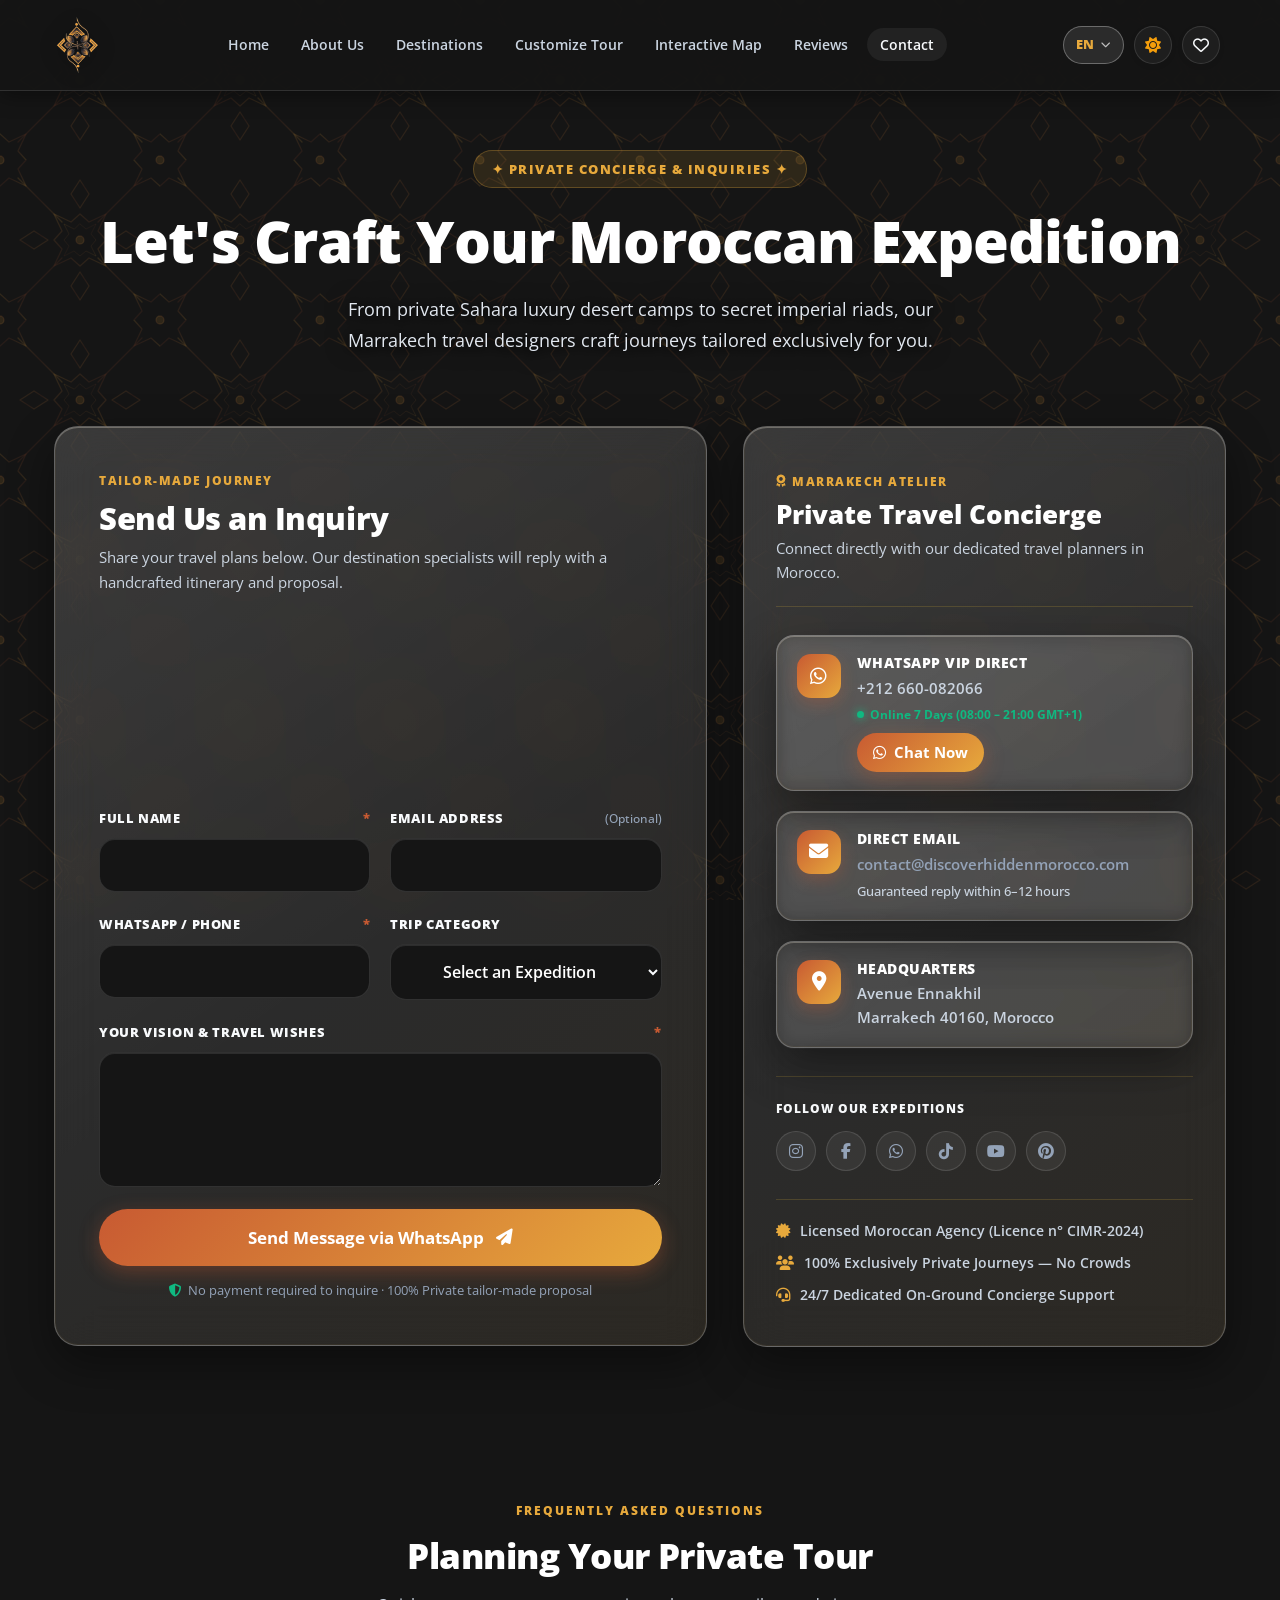
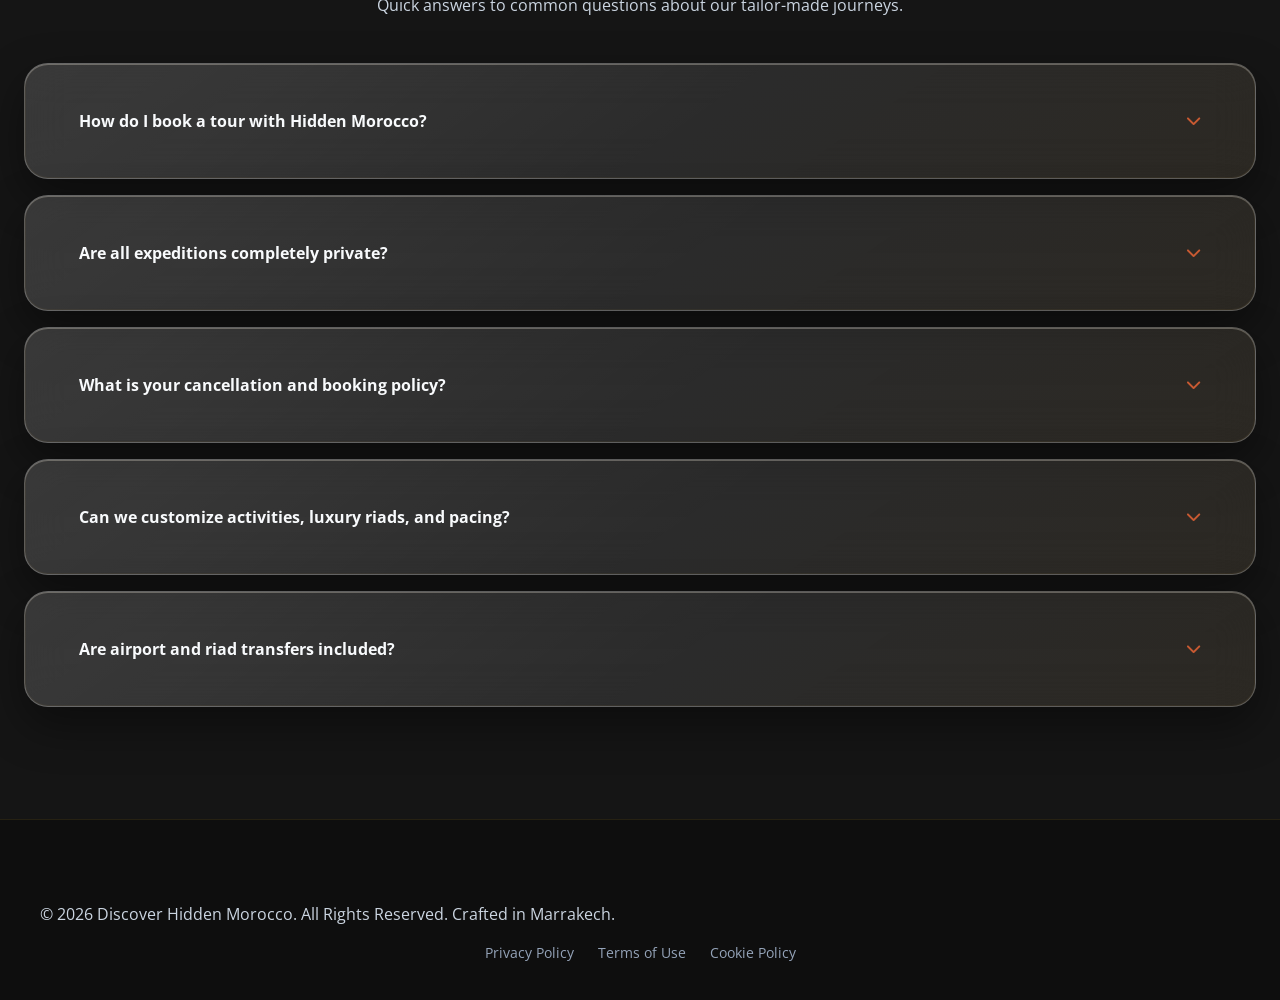
<file: contact.html>
﻿<!DOCTYPE html>
<html lang="en" data-theme="dark" style="background-color:#151515;color-scheme:dark;">

<head>
  <base href="/"> 
  <!-- Instant Cache-Busting & Legacy Service Worker Purger -->
  <script>
    (function() {
      try {
        if ('serviceWorker' in navigator) {
          navigator.serviceWorker.getRegistrations().then(function(regs) {
            regs.forEach(function(r) { r.unregister(); });
          });
        }
        if ('caches' in window) {
          caches.keys().then(function(keys) {
            keys.forEach(function(k) { caches.delete(k); });
          });
        }
      } catch (e) {}
    })();
  </script>

  <meta http-equiv="Cache-Control" content="no-cache, no-store, must-revalidate">
  <meta http-equiv="Pragma" content="no-cache">
  <meta http-equiv="Expires" content="0">
  <script>
    (function() {
      var saved = localStorage.getItem('hm_theme') || 'dark';
      document.documentElement.setAttribute('data-theme', saved);
      document.documentElement.style.backgroundColor = saved === 'dark' ? '#151515' : '#FAF7F2';
    })();
    window._lastThemeToggle = 0;
    window.toggleTheme = function(e) {
      if (e) { try { e.preventDefault(); e.stopPropagation(); } catch(err){} }
      var now = Date.now();
      if (window._lastThemeToggle && (now - window._lastThemeToggle < 350)) return;
      window._lastThemeToggle = now;

      var cur = document.documentElement.getAttribute('data-theme') || 'dark';
      var nxt = cur === 'dark' ? 'light' : 'dark';
      document.documentElement.setAttribute('data-theme', nxt);
      if (document.body) document.body.setAttribute('data-theme', nxt);
      try { localStorage.setItem('hm_theme', nxt); } catch(err){}
      if (typeof AppState !== 'undefined') AppState.theme = nxt;
      document.querySelectorAll('.theme-toggle').forEach(function(b) {
        b.innerHTML = nxt === 'dark' 
          ? '<i class="fa-solid fa-sun" style="color: #F59E0B; transition: transform 0.4s ease;"></i>' 
          : '<i class="fa-solid fa-moon" style="color: #4A5568; transition: transform 0.4s ease;"></i>';
      });
    };
    window.toggleThemeMobile = window.toggleTheme;
    var toggleTheme = window.toggleTheme;
  </script>
  <style>
    html, html[data-theme="dark"], html[data-theme="dark"] body {
      background-color: #151515 !important;
      color: #FAF7F2 !important;
    }
    html[data-theme="light"], html[data-theme="light"] body {
      background-color: #FAF7F2 !important;
      color: #151515 !important;
    }
  </style>
  
  
  
  <script id="dhm-instant-theme">
    (function () {
      try {
        if (localStorage.getItem('dhm_default_v12') !== '1') {
          localStorage.setItem('hm_theme', 'dark');
          localStorage.setItem('hm_lang', 'en');
          localStorage.setItem('dhm_default_v12', '1');
        }
        var t = localStorage.getItem('hm_theme') || 'dark';
        var d = document.documentElement;
        d.setAttribute('data-theme', t);
        d.classList.add('no-theme-transition');
        d.style.backgroundColor = (t === 'dark') ? '#151515' : '#FAF7F2';
        d.style.colorScheme = (t === 'dark') ? 'dark' : 'light';
        window.addEventListener('DOMContentLoaded', function () {
          if (document.body) document.body.setAttribute('data-theme', t);
          setTimeout(function () { d.classList.remove('no-theme-transition'); }, 120);
        });
      } catch (e) {
        document.documentElement.setAttribute('data-theme', 'dark');
      }
    })();
  </script>
  <script id="dhm-clean-urls">
    (function () {
      try {
        var p = window.location.pathname;
        if (p && p.length > 1 && p.endsWith('.html')) {
          var clean = p.replace(/\.html$/i, '');
          if (clean.toLowerCase().endsWith('/index')) clean = clean.slice(0, -6) || '/';
          window.history.replaceState(null, document.title, clean + window.location.search + window.location.hash);
        }
      } catch (e) {}

      var routeMap = {
        '/about': 'about.html',
        '/destinations': 'destinations.html',
        '/map': 'map.html',
        '/reviews': 'reviews.html',
        '/contact': 'contact.html',
        '/booking': 'booking.html',
        '/favorites': 'favorites.html',
        '/privacy-policy': 'privacy-policy.html',
        '/terms-of-use': 'terms-of-use.html',
        '/cookie-policy': 'cookie-policy.html',
        '/testimonials': 'reviews.html'
      };

      document.addEventListener('click', function (e) {
        var a = e.target.closest('a');
        if (!a) return;
        var h = a.getAttribute('href');
        if (!h) return;
        if (h.startsWith('http://') || h.startsWith('https://') || h.startsWith('mailto:') || h.startsWith('tel:') || h.startsWith('#') || h.startsWith('javascript:')) return;
        if (a.classList.contains('custom-tour-trigger') && typeof window.openCustomTourModal === 'function') return;
        var cleanPath = h.split('?')[0].split('#')[0];
        if (routeMap[cleanPath]) {
          e.preventDefault();
          var q = h.indexOf('?') !== -1 ? '?' + h.split('?')[1].split('#')[0] : '';
          var hash = h.indexOf('#') !== -1 ? '#' + h.split('#')[1] : '';
          window.location.href = routeMap[cleanPath] + q + hash;
        }
      }, true);

      // Auto-fallback for images: if requested under images/ but file is in root, auto-switch to root file
      window.addEventListener('error', function (e) {
        var t = e.target;
        if (t && t.tagName === 'IMG') {
          var src = t.getAttribute('src');
          if (src && src.includes('/') && !t.dataset.imgFallback) {
            t.dataset.imgFallback = '1';
            var file = src.split('?')[0].split('/').pop();
            t.src = file;
          }
        }
      }, true);

      function updateLangDisplay(l) {
        var code = (l || 'en').toLowerCase();
        var txt = (code === 'es') ? 'Esp' : (code === 'fr' ? 'FR' : 'EN');
        document.querySelectorAll('.lang-cur-text, #langCurText').forEach(function (b) {
          b.textContent = txt;
        });
      }

      try {
        var savedL = localStorage.getItem('hm_lang') || 'en';
        window.addEventListener('DOMContentLoaded', function () {
          updateLangDisplay(savedL);
        });
      } catch (e) {}
    })();
  </script>
<script>
    (function () {
      try {
        var p = window.location.pathname;
        var s = window.location.search || '';
        var h = window.location.hash || '';
        if (p && p.length > 1) {
          var lower = p.toLowerCase();
          // Normalize /index.html to root /
          if (lower.endsWith('/index.html') || lower === '/index.html' || lower === '/index') {
            window.history.replaceState(null, document.title, (p.replace(/\/index(\.html)?$/i, '') || '/') + s + h);
          }
        }
      } catch (e) {}
    })();
  </script>
  
  <link rel="preconnect" href="https://translate.googleapis.com">
  <link rel="preconnect" href="https://translate.google.com">
  <meta charset="UTF-8">
  <meta name="viewport" content="width=device-width, initial-scale=1">
  <title>Contact Us — Discover Hidden Morocco</title>
  <meta name="description"
    content="Get in touch with Discover Hidden Morocco. Reach out via WhatsApp, Email, Facebook, or Instagram to plan your private tour.">
  
  <!-- Open Graph / Social Media Preview Meta Tags -->
  <meta property="og:type" content="website">
  <meta property="og:url" content="https://discoverhiddenmorocco.com/contact.html">
  <meta property="og:title" content="Contact Us — Discover Hidden Morocco">
  <meta property="og:description" content="Get in touch with Discover Hidden Morocco. Reach out via WhatsApp, Email, Facebook, or Instagram to plan your private tour.">
  <meta property="og:image" content="https://discoverhiddenmorocco.com/images/hero.jpg">
  <meta property="og:site_name" content="Discover Hidden Morocco">
  <meta property="og:locale" content="en_US">

  <!-- Twitter Card Meta Tags -->
  <meta name="twitter:card" content="summary_large_image">
  <meta name="twitter:title" content="Contact Us — Discover Hidden Morocco">
  <meta name="twitter:description" content="Get in touch with Discover Hidden Morocco. Reach out via WhatsApp, Email, Facebook, or Instagram to plan your private tour.">
  <meta name="twitter:image" content="https://discoverhiddenmorocco.com/images/hero.jpg">

  <link rel="icon" type="image/png" href="/favicon.png">
        <link rel="preconnect" href="https://fonts.googleapis.com">
    <link rel="preconnect" href="https://fonts.gstatic.com" crossorigin>
    <link rel="preload" as="style" href="https://fonts.googleapis.com/css2?family=Open+Sans:ital,wght@0,300;0,400;0,500;0,600;0,700;0,800;1,300;1,400;1,600;1,700&display=swap">
    <link href="https://fonts.googleapis.com/css2?family=Open+Sans:ital,wght@0,300;0,400;0,500;0,600;0,700;0,800;1,300;1,400;1,600;1,700&display=swap" rel="stylesheet" media="print" onload="this.media='all'">
    <noscript></noscript>

  
  <style>

    /* ==============================================================================
       BOUTIQUE CONTACT ARCHITECTURE — DISCOVER HIDDEN MOROCCO
       ============================================================================== */
    .hn-nav {
      position: fixed;
      top: 0;
      left: 0;
      right: 0;
      z-index: 1000;
      padding: 14px 36px;
      background: var(--hm-bg-nav);
      backdrop-filter: blur(20px);
      border-bottom: 1px solid var(--hm-border);
    }

    .hn-nav-inner {
      max-width: 1340px;
      margin: 0 auto;
      display: flex;
      align-items: center;
      justify-content: space-between;
      gap: 20px;
    }

    .hn-logo {
      display: flex;
      align-items: center;
      gap: 11px;
      text-decoration: none;
    }

    .hn-logo img {
      height: 48px;
      width: auto;
      object-fit: contain;
    }

    .hn-logo-text {
      font-family: var(--hm-font-sans);
      font-size: 1.08rem;
      font-weight: 600;
      letter-spacing: 0.03em;
      color: var(--hm-text-heading);
    }

    .hn-links {
      display: flex;
      align-items: center;
      gap: 4px;
      list-style: none;
    }

    .hn-links a {
      padding: 7px 12px;
      border-radius: 99px;
      font-size: 0.875rem;
      font-weight: 600;
      color: var(--hm-text-body);
      text-decoration: none;
      transition: all 0.25s;
    }

    .hn-links a:hover,
    .hn-links a.active {
      background: var(--hm-bg-card-hover);
      color: var(--hm-terracotta);
    }

    .hn-nav-actions {
      display: flex;
      align-items: center;
      gap: 10px;
    }

    .lang-switcher {
      background: var(--hm-bg-card-hover);
      border: 1px solid var(--hm-border);
      color: var(--hm-text-body);
      padding: 7px 10px;
      border-radius: 99px;
      font-size: 0.8rem;
      font-weight: 700;
      cursor: pointer;
      outline: none;
    }

    .nav-icon-btn {
      width: 40px;
      height: 40px;
      border-radius: 50%;
      border: 1px solid var(--hm-border);
      background: var(--hm-bg-card-hover);
      color: var(--hm-text-heading);
      font-size: 1rem;
      display: flex;
      align-items: center;
      justify-content: center;
      cursor: pointer;
      text-decoration: none;
      transition: all 0.25s;
      position: relative;
    }

    .nav-icon-btn:hover {
      border-color: var(--hm-terracotta);
      color: var(--hm-terracotta);
    }

    .fav-count-badge {
      position: absolute;
      top: -4px;
      right: -4px;
      background: var(--hm-terracotta);
      color: #fff;
      font-size: 0.68rem;
      font-weight: 800;
      width: 18px;
      height: 18px;
      border-radius: 50%;
      display: none;
      align-items: center;
      justify-content: center;
      border: 2px solid #fff;
    }

    .hamburger {
      display: none;
      background: none;
      border: none;
      cursor: pointer;
      padding: 6px;
      flex-direction: column;
      justify-content: center;
      gap: 5px;
    }

    .hamburger span {
      display: block;
      width: 22px;
      height: 2px;
      background: var(--hm-text-heading);
      border-radius: 2px;
    }

    @media (max-width: 768px) {
      .hn-nav {
        padding: 12px 18px;
      }

      .hn-links {
        position: absolute;
        top: 100%;
        left: 0;
        right: 0;
        background: var(--hm-bg-nav);
        flex-direction: column;
        padding: 16px;
        gap: 4px;
        border-bottom: 1px solid var(--hm-border);
        transform: translateY(-10px);
        opacity: 0;
        pointer-events: none;
        transition: all 0.3s;
      }

      .hn-links.hn-links-open {
        transform: translateY(0);
        opacity: 1;
        pointer-events: auto;
      }

      .hn-links a {
        width: 100%;
        padding: 12px 16px;
        border-radius: 8px;
      }

      .hamburger {
        display: flex;
      }
    }

    /* -- Contact Hero Section (Luxury Atmospheric Banner) -- */
    .contact-hero {
      position: relative;
      padding: 150px 24px 60px;
      text-align: center;
      background: var(--hm-bg-main);
      overflow: hidden;
    }

    .contact-hero-inner {
      max-width: 820px;
      margin: 0 auto;
      position: relative;
      z-index: 2;
    }

    .contact-hero-badge {
      display: inline-flex;
      align-items: center;
      gap: 8px;
      padding: 8px 18px;
      background: var(--hm-terracotta-light);
      border: 1px solid rgba(200, 90, 50, 0.3);
      color: var(--hm-terracotta);
      border-radius: 99px;
      font-size: 0.8rem;
      font-weight: 800;
      letter-spacing: 1.5px;
      text-transform: uppercase;
      margin-bottom: 18px;
    }

    [data-theme="dark"] .contact-hero-badge {
      background: rgba(231, 169, 60, 0.12);
      border-color: rgba(231, 169, 60, 0.28);
      color: #E7A93C;
    }

    .contact-hero h1 {
      font-family: var(--hm-font-sans);
      font-size: clamp(2.4rem, 5vw, 3.6rem);
      font-weight: 800;
      color: var(--hm-text-heading);
      line-height: 1.2;
      margin-bottom: 16px;
    }

    .contact-hero p {
      font-size: 1.12rem;
      color: var(--hm-text-muted);
      max-width: 640px;
      margin: 0 auto;
      line-height: 1.7;
    }

    /* -- Main Contact Section & Unified Grid -- */
    .contact-section {
      padding: 10px 24px 90px;
      background: var(--hm-bg-main);
    }

    .contact-main-grid {
      max-width: 1220px;
      margin: 0 auto;
      display: grid;
      grid-template-columns: 1.35fr 1fr;
      gap: 36px;
      align-items: stretch;
    }

    /* 1. Left Card: Inquiry Form */
    .contact-form-card {
      background: var(--hm-bg-card, #FFFFFF);
      border: 1px solid var(--hm-border);
      border-radius: 28px;
      padding: 44px;
      box-shadow: 0 20px 50px rgba(0, 0, 0, 0.05);
      display: flex;
      flex-direction: column;
      justify-content: space-between;
    }

    .card-header-block {
      margin-bottom: 30px;
    }

    .card-header-block .card-tag {
      font-size: 0.78rem;
      font-weight: 800;
      letter-spacing: 1.5px;
      text-transform: uppercase;
      color: var(--hm-terracotta);
      margin-bottom: 8px;
      display: block;
    }

    [data-theme="dark"] .card-header-block .card-tag {
      color: #E7A93C;
    }

    .card-header-block h2 {
      font-size: 1.95rem;
      font-weight: 800;
      color: var(--hm-text-heading);
      margin-bottom: 8px;
      letter-spacing: -0.02em;
    }

    .card-header-block p {
      color: var(--hm-text-muted);
      font-size: 0.96rem;
      line-height: 1.6;
    }

    .form-row {
      display: grid;
      grid-template-columns: 1fr 1fr;
      gap: 20px;
    }

    @media (max-width: 640px) {
      .form-row {
        grid-template-columns: 1fr;
      }
    }

    .form-group {
      margin-bottom: 22px;
    }

    .form-group label {
      display: flex;
      align-items: center;
      justify-content: space-between;
      font-size: 0.82rem;
      font-weight: 800;
      text-transform: uppercase;
      letter-spacing: 0.6px;
      margin-bottom: 9px;
      color: var(--hm-text-heading);
    }

    .req-star {
      color: #C85A32;
      font-weight: 900;
      margin-left: 4px;
    }

    .opt-tag {
      font-size: 0.75rem;
      font-weight: 500;
      color: var(--hm-text-muted);
      text-transform: none;
      letter-spacing: 0;
    }

    .input-field-wrap {
      position: relative;
      display: flex;
      align-items: center;
    }

    .input-field-wrap i {
      position: absolute;
      left: 18px;
      color: #C85A32;
      font-size: 1rem;
      pointer-events: none;
      transition: color 0.25s;
    }

    [data-theme="dark"] .input-field-wrap i {
      color: #E7A93C !important;
    }

    .input-field-wrap.textarea-wrap i {
      top: 18px;
    }

    .form-group input,
    .form-group select,
    .form-group textarea {
      width: 100%;
      padding: 15px 18px 15px 48px;
      border: 1.5px solid var(--hm-border);
      border-radius: 16px;
      background: var(--hm-bg-main, #FAF7F2);
      color: var(--hm-text-heading, #0F172A);
      font-family: var(--hm-font-sans);
      font-size: 0.98rem;
      font-weight: 600;
      transition: all 0.25s ease;
      outline: none;
      box-sizing: border-box;
    }

    /* Universal Guarantee: Zero placeholder text */
    .form-group input::placeholder,
    .form-group textarea::placeholder,
    ::placeholder {
      color: transparent !important;
      opacity: 0 !important;
      visibility: hidden !important;
    }

    .form-group input:focus,
    .form-group select:focus,
    .form-group textarea:focus {
      border-color: #C85A32 !important;
      background: #FFFFFF !important;
      box-shadow: 0 0 0 4px rgba(200, 90, 50, 0.16) !important;
    }

    [data-theme="dark"] .form-group input:focus,
    [data-theme="dark"] .form-group select:focus,
    [data-theme="dark"] .form-group textarea:focus {
      border-color: #E7A93C !important;
      background: #1E1E1E !important;
      box-shadow: 0 0 0 4px rgba(231, 169, 60, 0.22) !important;
    }

    .form-group textarea {
      resize: vertical;
      min-height: 135px;
      line-height: 1.6;
    }

    .form-submit {
      width: 100%;
      padding: 17px;
      font-size: 1.04rem;
      font-weight: 800;
      border-radius: 99px;
      border: none;
      background: linear-gradient(135deg, #C85A32 0%, #E7A93C 100%);
      color: #FFFFFF;
      cursor: pointer;
      box-shadow: 0 10px 30px rgba(200, 90, 50, 0.35);
      transition: all 0.3s cubic-bezier(0.34, 1.56, 0.64, 1);
      display: flex;
      align-items: center;
      justify-content: center;
      gap: 12px;
      margin-top: 10px;
    }

    .form-submit:hover {
      transform: translateY(-2px);
      box-shadow: 0 14px 38px rgba(200, 90, 50, 0.5);
      background: linear-gradient(135deg, #E7A93C 0%, #C85A32 100%);
    }

    .form-notice {
      text-align: center;
      font-size: 0.82rem;
      color: var(--hm-text-muted);
      margin-top: 14px;
      display: flex;
      align-items: center;
      justify-content: center;
      gap: 6px;
    }

    /* 2. Right Card: Unified VIP Concierge Card */
    .contact-concierge-card {
      background: var(--hm-bg-card, #FFFFFF);
      border: 1px solid var(--hm-border);
      border-radius: 28px;
      padding: 40px 32px;
      box-shadow: 0 20px 50px rgba(0, 0, 0, 0.05);
      display: flex;
      flex-direction: column;
      justify-content: space-between;
      gap: 28px;
    }

    .concierge-header {
      border-bottom: 1px solid var(--hm-border);
      padding-bottom: 22px;
    }

    .concierge-header-badge {
      display: inline-flex;
      align-items: center;
      gap: 6px;
      font-size: 0.76rem;
      font-weight: 800;
      letter-spacing: 1.5px;
      text-transform: uppercase;
      color: var(--hm-terracotta);
      margin-bottom: 8px;
    }

    [data-theme="dark"] .concierge-header-badge {
      color: #E7A93C;
    }

    .concierge-header h3 {
      font-size: 1.6rem;
      font-weight: 800;
      color: var(--hm-text-heading);
      margin-bottom: 6px;
    }

    .concierge-header p {
      font-size: 0.92rem;
      color: var(--hm-text-muted);
      line-height: 1.5;
    }

    .concierge-channels {
      display: flex;
      flex-direction: column;
      gap: 20px;
    }

    .channel-box {
      display: flex;
      align-items: flex-start;
      gap: 16px;
      padding: 18px 20px;
      background: var(--hm-bg-main);
      border: 1px solid var(--hm-border);
      border-radius: 18px;
      transition: all 0.25s ease;
    }

    .channel-box:hover {
      border-color: var(--hm-terracotta);
      transform: translateY(-2px);
    }

    .channel-icon {
      width: 44px;
      height: 44px;
      border-radius: 14px;
      background: linear-gradient(135deg, #C85A32 0%, #E7A93C 100%);
      color: #FFFFFF;
      display: flex;
      align-items: center;
      justify-content: center;
      font-size: 1.2rem;
      flex-shrink: 0;
      box-shadow: 0 6px 16px rgba(200, 90, 50, 0.3);
    }

    .channel-content {
      flex: 1;
    }

    .channel-content h4 {
      font-size: 0.88rem;
      font-weight: 800;
      color: var(--hm-text-heading);
      margin-bottom: 4px;
      text-transform: uppercase;
      letter-spacing: 0.5px;
    }

    .channel-content p,
    .channel-content a {
      font-size: 0.94rem;
      color: var(--hm-text-muted);
      text-decoration: none;
      line-height: 1.5;
      font-weight: 600;
    }

    .channel-content a:hover {
      color: var(--hm-terracotta);
    }

    .channel-status {
      display: inline-flex;
      align-items: center;
      gap: 6px;
      font-size: 0.76rem;
      font-weight: 700;
      color: #10B981;
      margin-top: 4px;
    }

    .channel-status-dot {
      width: 7px;
      height: 7px;
      border-radius: 50%;
      background: #10B981;
      box-shadow: 0 0 8px #10B981;
    }

    .wa-chat-action {
      display: inline-flex;
      align-items: center;
      gap: 8px;
      margin-top: 8px;
      padding: 8px 16px;
      background: #25D366;
      color: #FFFFFF !important;
      border-radius: 99px;
      font-size: 0.82rem;
      font-weight: 700;
      text-decoration: none;
      box-shadow: 0 4px 12px rgba(37, 211, 102, 0.35);
      transition: all 0.25s;
    }

    .wa-chat-action:hover {
      transform: translateY(-1px);
      box-shadow: 0 6px 18px rgba(37, 211, 102, 0.5);
    }

    /* Social Expeditions Strip */
    .concierge-socials {
      border-top: 1px solid var(--hm-border);
      padding-top: 22px;
    }

    .concierge-socials-title {
      font-size: 0.78rem;
      font-weight: 800;
      text-transform: uppercase;
      letter-spacing: 1px;
      color: var(--hm-text-heading);
      margin-bottom: 12px;
      display: block;
    }

    .social-pills-row {
      display: flex;
      gap: 10px;
      flex-wrap: wrap;
    }

    .social-pill {
      width: 40px;
      height: 40px;
      border-radius: 50%;
      background: var(--hm-bg-main);
      border: 1px solid var(--hm-border);
      color: var(--hm-text-heading);
      display: flex;
      align-items: center;
      justify-content: center;
      font-size: 1rem;
      text-decoration: none;
      transition: all 0.25s ease;
    }

    .social-pill:hover {
      background: linear-gradient(135deg, #C85A32 0%, #E7A93C 100%);
      color: #FFFFFF;
      border-color: transparent;
      transform: translateY(-2px);
      box-shadow: 0 6px 18px rgba(200, 90, 50, 0.35);
    }

    /* Trust Seals */
    .concierge-trust-badges {
      border-top: 1px solid var(--hm-border);
      padding-top: 20px;
      display: flex;
      flex-direction: column;
      gap: 10px;
    }

    .trust-badge-item {
      display: flex;
      align-items: center;
      gap: 10px;
      font-size: 0.85rem;
      font-weight: 600;
      color: var(--hm-text-body);
    }

    .trust-badge-item i {
      color: #E7A93C;
      font-size: 0.9rem;
    }

    /* FAQ Section */
    .faq-section {
      padding: 60px 24px 96px;
      background: var(--hm-bg-main);
    }

    .faq-inner {
      max-width: 860px;
      margin: 0 auto;
    }

    .faq-header {
      text-align: center;
      margin-bottom: 44px;
    }

    .faq-header .faq-badge {
      display: inline-block;
      font-size: 0.78rem;
      font-weight: 800;
      letter-spacing: 2px;
      text-transform: uppercase;
      color: #C85A32;
      margin-bottom: 12px;
    }

    [data-theme="dark"] .faq-header .faq-badge {
      color: #E7A93C;
    }

    .faq-header h2 {
      font-family: var(--hm-font-sans);
      font-size: 2.2rem;
      font-weight: 800;
      color: var(--hm-text-heading);
      margin-bottom: 10px;
    }

    .faq-header p {
      color: var(--hm-text-muted);
      font-size: 1rem;
    }

    .faq-item {
      border: 1px solid var(--hm-border);
      border-radius: 18px;
      margin-bottom: 14px;
      overflow: hidden;
      background: var(--hm-bg-card);
      transition: all 0.25s;
    }

    .faq-q {
      width: 100%;
      background: transparent;
      border: none;
      padding: 22px 26px;
      text-align: left;
      display: flex;
      justify-content: space-between;
      align-items: center;
      font-size: 1.02rem;
      font-weight: 700;
      color: var(--hm-text-heading);
      cursor: pointer;
      font-family: var(--hm-font-sans);
      transition: background 0.2s;
    }

    .faq-q:hover {
      background: var(--hm-bg-card-hover);
    }

    .faq-q i {
      transition: transform 0.3s cubic-bezier(0.34, 1.56, 0.64, 1);
      font-size: 0.95rem;
      color: var(--hm-terracotta);
    }

    .faq-q.open i {
      transform: rotate(180deg);
    }

    .faq-a {
      max-height: 0;
      overflow: hidden;
      transition: max-height 0.4s ease;
      background: transparent;
    }

    .faq-a-inner {
      padding: 0 26px 22px;
      color: var(--hm-text-muted);
      font-size: 0.96rem;
      line-height: 1.75;
    }

    .faq-item.open .faq-a {
      max-height: 300px;
    }

    /* Footer */
    .footer {
      background: var(--hm-bg-footer, #0F172A);
      color: #94A3B8;
      padding: 44px 24px;
      text-align: center;
    }

    .footer-links {
      display: flex;
      justify-content: center;
      gap: 24px;
      margin-top: 14px;
    }

    .footer-links a {
      color: #94A3B8;
      text-decoration: none;
      font-size: 0.86rem;
    }

    .footer-links a:hover {
      color: var(--hm-gold);
    }

    /* Responsive Queries */
    @media (max-width: 960px) {
      .contact-main-grid {
        grid-template-columns: 1fr;
        gap: 30px;
      }

      .contact-form-card,
      .contact-concierge-card {
        padding: 32px 24px;
      }
    }
  

/* ==============================================================================
   CLEAN LUXURY EDITORIAL TYPOGRAPHY - ZERO GAPS BETWEEN WORDS
   ============================================================================== */
/* Body text & content paragraphs justified ("star 3bar 1"), flush left and flush right */
p,
.story-text p,
.story-inner p,
.story-section p,
.destination-article p,
.article-content p,
.article-intro,
.legal-card p,
.section-block p,
.legal-content p,
.story-paragraph,
.about-text p,
.about-content p,
.travel-form-left p,
.details-content p,
.modal-desc p,
.modal-body p {
  text-align: justify !important;
  text-justify: inter-word !important;
  text-align-last: left !important;
  hyphens: auto !important;
  -webkit-hyphens: auto !important;
  word-spacing: normal !important;
  letter-spacing: normal !important;
  line-height: 1.75 !important;
}

/* Narrow cards, review quotes, and small widgets */
.card p,
.destination-card p,
.exp-card p,
.exp-cat-body p,
.exp-desc,
.why-card p,
.feature-item p,
.feature-content p,
.review-card p,
.review-text,
.travel-item p,
.hmp-desc,
.acc-desc,
.value-card p,
.team-card p {
  text-align: left !important;
  text-align-last: left !important;
  word-spacing: normal !important;
  letter-spacing: normal !important;
  line-height: 1.65 !important;
  text-wrap: pretty;
}

/* Headings, hero banners, badges, and CTAs centered */
.hero-title,
.hero-title *,
.hero-subtitle,
.section-header h2,
.section-header p,
.dest-clean-header h1,
.dest-clean-header p,
.dest-clean-eyebrow,
.dest-clean-subtitle,
.badge,
.text-center,
.text-center p,
.cta-banner h2,
.cta-banner p,
.privacy-cta h2,
.privacy-cta p,
.page-hero h1,
.page-hero p,
.contact-hero h1,
.contact-hero p,
.faq-header h2,
.faq-header p {
  text-align: center !important;
  text-align-last: center !important;
}

.card-header-block p,
.contact-concierge-card p {
  text-align: left !important;
  text-align-last: left !important;
  line-height: 1.6 !important;
}

.faq-a-inner {
  text-align: justify !important;
  text-justify: inter-word !important;
  text-align-last: left !important;
}

  

/* ==============================================================================
   UNIVERSAL UNIFIED TYPOGRAPHY — OPEN SANS (MARRAKECH ARTICLE STYLE)
   ============================================================================== */
:root {
  --hm-font-sans: 'Open Sans', Arial, sans-serif !important;
  --hm-font-serif: 'Open Sans', Arial, sans-serif !important;
  --hm-font-display: 'Open Sans', Arial, sans-serif !important;
  --hm-font-body: 'Open Sans', Arial, sans-serif !important;
}

body,
h1, h2, h3, h4, h5, h6,
p, a, button, input, select, textarea, label,
.hn-links a, .hn-logo-text, .badge,
.hero-title, .hero-subtitle, .page-hero h1, .page-hero p,
.section-header h2, .section-header p,
.story-text h2, .story-text p, .story-stat-val,
.card-header-block h2, .card-header-block p,
.dest-clean-header h1, .dest-clean-header p,
.destination-article, .destination-article *:not(.fa, .fas, .far, .fal, .fad, .fab, .fa-solid, .fa-regular, .fa-brands, [class*="fa-"], i) {
  font-family: 'Open Sans', Arial, sans-serif !important;
}

  </style>
  
  <link rel="stylesheet" href="/theme.css?v=20261026_v41">
  <link rel="stylesheet" href="https://cdnjs.cloudflare.com/ajax/libs/font-awesome/6.5.1/css/all.min.css">
</head>

<body>
  <!-- Hidden Google Translate Element -->
  <div id="google_translate_element" style="display:none;" class="notranslate"></div>

  <div class="drawer-backdrop" onclick="toggleMobileMenu()"></div>
  <!-- HEADER / NAVBAR -->
  <nav class="hn-nav" id="siteNav">
    <div class="hn-nav-inner">
      <a href="/" class="hn-logo"><img src="logo-icon.png" alt="Discover Hidden Morocco" width="48" height="48" decoding="async" loading="lazy"><span
          class="hn-logo-text">Discover Hidden Morocco</span></a>

      <ul class="hn-links" id="navLinks">
        <li><a href="/" data-i18n="nav_home">Home</a></li>
        <li><a href="/about" data-i18n="nav_about">About Us</a></li>
        <li><a href="/destinations" data-i18n="nav_destinations">Destinations</a></li>
        <li><a href="#" class="custom-tour-trigger" onclick="window.openCustomTourModal && window.openCustomTourModal(); return false;" data-i18n="nav_customize">Customize Tour</a></li>
        <li><a href="/map" data-i18n="nav_map">Interactive Map</a></li>
        <li><a href="/reviews" data-i18n="nav_reviews">Reviews</a></li>
        <li><a href="/contact" class="active" data-i18n="nav_contact">Contact</a></li>

        <!-- MORE SETTINGS Section -->
        <li class="mobile-only-settings-row">
          <div class="mobile-settings-title">MORE SETTINGS</div>
          <div class="mobile-settings-icons">
            <div class="setting-icon-item lang-item">
              <i class="fa-solid fa-globe"></i>
              <select class="mobile-lang-select" onchange="setLanguage(this.value)" aria-label="Language">
            <option value="en">EN</option>
            <option value="fr">FR</option>
            <option value="es">ES</option>
              </select>
            </div>
            <button class="setting-icon-item theme-toggle" onclick="toggleTheme(event)" aria-label="Toggle Theme">
              <span class="theme-toggle-icon"><i class="fa-solid fa-sun" style="color: #F59E0B;"></i></span>
            </button>
            <a href="/favorites" class="setting-icon-item wishlist-item" aria-label="Wishlist">
              <i class="fa-regular fa-heart"></i>
              <span class="wishlist-badge">0</span>
            </a>
          </div>
        </li>
      </ul>

            <div class="hn-actions">
        <!-- Luxury Language Dropdown -->
        <div class="lang-dropdown-wrapper" id="langDropdownWrapper">
          <button type="button" class="lang-toggle-btn" id="langToggleBtn" onclick="window.toggleLangMenu(event)" aria-label="Select Language" aria-expanded="false">
            <span class="lang-current-code" id="langCurText">EN</span>
            <i class="fa-solid fa-chevron-down lang-chevron"></i>
          </button>
          <div class="lang-dropdown-menu" id="langDropdownMenu" role="menu">
            <button type="button" class="lang-dropdown-item is-selected" data-lang="en" onclick="window.selectAppLanguage('en', event)">
              <span class="lang-item-flag">🇬🇧</span>
              <span class="lang-item-name">English</span>
              <span class="lang-item-code">EN</span>
              <i class="fa-solid fa-check lang-item-check"></i>
            </button>
            <button type="button" class="lang-dropdown-item" data-lang="fr" onclick="window.selectAppLanguage('fr', event)">
              <span class="lang-item-flag">🇫🇷</span>
              <span class="lang-item-name">Français</span>
              <span class="lang-item-code">FR</span>
              <i class="fa-solid fa-check lang-item-check"></i>
            </button>
            <button type="button" class="lang-dropdown-item" data-lang="es" onclick="window.selectAppLanguage('es', event)">
              <span class="lang-item-flag">🇪🇸</span>
              <span class="lang-item-name">Español</span>
              <span class="lang-item-code">Esp</span>
              <i class="fa-solid fa-check lang-item-check"></i>
            </button>
          </div>
        </div>

        <!-- Mode Sombre / Claire Toggle Button -->
        <button class="nav-icon-btn theme-toggle" onclick="toggleTheme(event)" aria-label="Toggle Theme" title="Toggle Theme">
          <i class="fa-solid fa-sun" style="color: #F59E0B;"></i>
        </button>

        <!-- Wishlist / Favorites Button -->
        <a href="/favorites" class="nav-icon-btn nav-fav-btn" aria-label="Favorites" title="Favorites">
          <i class="fa-regular fa-heart"></i>
          <span class="fav-count-badge" id="favCountBadge">0</span>
        </a>

        <!-- Hamburger Menu Button -->
        <button class="hamburger" id="hamburgerBtn" aria-label="Toggle Menu" onclick="toggleMobileMenu()">
          <span></span><span></span><span></span>
        </button>
      </div>
    </div>
  </nav>

  <!-- Luxury Page Hero Header -->
  <header class="contact-hero">
    <div class="contact-hero-inner">
      <div class="contact-hero-badge">✦ PRIVATE CONCIERGE & INQUIRIES ✦</div>
      <h1>Let's Craft Your Moroccan Expedition</h1>
      <div class="moroccan-divider"></div>
      <p>From private Sahara luxury desert camps to secret imperial riads, our Marrakech travel designers craft journeys tailored exclusively for you.</p>
    </div>
  </header>

  <!-- Main Unified Contact Section -->
  <section class="contact-section">
    <div class="contact-main-grid">

      <!-- Left Column: High-End Inquiry Form -->
      <div class="contact-form-card">
        <div class="card-header-block">
          <span class="card-tag">TAILOR-MADE JOURNEY</span>
          <h2>Send Us an Inquiry</h2>
          <p>Share your travel plans below. Our destination specialists will reply with a handcrafted itinerary and proposal.</p>
        </div>

        <form onsubmit="handleContactForm(event)">
          <div class="form-row">
            <div class="form-group">
              <label for="c-name">Full Name <span class="req-star">*</span></label>
              <div class="input-field-wrap">
                <i class="fa-solid fa-user"></i>
                <input type="text" id="c-name" required autocomplete="name">
              </div>
            </div>
            <div class="form-group">
              <label for="c-email">Email Address <span class="opt-tag">(Optional)</span></label>
              <div class="input-field-wrap">
                <i class="fa-solid fa-envelope"></i>
                <input type="email" id="c-email" autocomplete="email">
              </div>
            </div>
          </div>

          <div class="form-row">
            <div class="form-group">
              <label for="c-phone">WhatsApp / Phone <span class="req-star">*</span></label>
              <div class="input-field-wrap">
                <i class="fa-solid fa-phone"></i>
                <input type="tel" id="c-phone" required autocomplete="tel">
              </div>
            </div>
            <div class="form-group">
              <label for="c-trip">Trip Category</label>
              <div class="input-field-wrap">
                <i class="fa-solid fa-compass"></i>
                <select id="c-trip">
                  <option value="">Select an Expedition</option>
                  <option value="Sahara Desert Expedition">Sahara Desert Expedition</option>
                  <option value="Imperial Cities Tour">Imperial Cities Tour</option>
                  <option value="Mountain & Atlas Trek">Mountain & Atlas Trek</option>
                  <option value="Coastal Escape">Coastal Escape</option>
                  <option value="Honeymoon & Romance">Honeymoon & Romance</option>
                  <option value="Family Adventure">Family Adventure</option>
                  <option value="Custom Itinerary">Custom Tailor-Made Itinerary</option>
                </select>
              </div>
            </div>
          </div>

          <div class="form-group">
            <label for="c-message">Your Vision & Travel Wishes <span class="req-star">*</span></label>
            <div class="input-field-wrap textarea-wrap">
              <i class="fa-solid fa-pen-nib"></i>
              <textarea id="c-message" required></textarea>
            </div>
          </div>

          <button type="submit" class="form-submit">
            <span>Send Message via WhatsApp</span>
            <i class="fa-solid fa-paper-plane"></i>
          </button>

          <div class="form-notice">
            <i class="fa-solid fa-shield-halved" style="color: #10B981;"></i>
            <span>No payment required to inquire · 100% Private tailor-made proposal</span>
          </div>

          <div id="contactSuccessMsg" style="display: none; margin-top: 18px; padding: 18px 20px; background: rgba(16, 185, 129, 0.12); border: 1.5px solid #10B981; border-radius: 14px; text-align: center; color: #065F46;">
            <div style="font-weight: 700; font-size: 1.05rem; margin-bottom: 6px; display: flex; align-items: center; justify-content: center; gap: 8px;">
              <i class="fa-solid fa-circle-check" style="color: #10B981; font-size: 1.2rem;"></i>
              <span>Inquiry Prepared Successfully!</span>
            </div>
            <p style="margin: 0 0 12px 0; font-size: 0.92rem; color: var(--hm-text-heading); text-align: center !important;">Connecting directly with our Marrakech concierge on WhatsApp...</p>
            <a id="contactWaFallback" href="#" target="_blank" rel="noopener noreferrer" style="display: inline-flex; align-items: center; gap: 8px; background: #25D366; color: #FFF; padding: 10px 22px; border-radius: 99px; text-decoration: none; font-weight: 700; font-size: 0.9rem; box-shadow: 0 4px 14px rgba(37, 211, 102, 0.4);">
              <i class="fa-brands fa-whatsapp" style="font-size: 1.15rem;"></i> Click to Send Message on WhatsApp
            </a>
          </div>
        </form>
      </div>

      <!-- Right Column: Single Unified Luxury Concierge Card -->
      <div class="contact-concierge-card">
        <div class="concierge-header">
          <span class="concierge-header-badge"><i class="fa-solid fa-award"></i> MARRAKECH ATELIER</span>
          <h3>Private Travel Concierge</h3>
          <p>Connect directly with our dedicated travel planners in Morocco.</p>
        </div>

        <div class="concierge-channels">
          <!-- WhatsApp Channel -->
          <div class="channel-box">
            <div class="channel-icon"><i class="fab fa-whatsapp"></i></div>
            <div class="channel-content">
              <h4>WhatsApp VIP Direct</h4>
              <p>+212 660-082066</p>
              <div class="channel-status">
                <span class="channel-status-dot"></span>
                <span>Online 7 Days (08:00 – 21:00 GMT+1)</span>
              </div>
              <br>
              <a href="https://wa.me/212660082066" target="_blank" class="wa-chat-action">
                <i class="fab fa-whatsapp"></i> Chat Now
              </a>
            </div>
          </div>

          <!-- Email Channel -->
          <div class="channel-box">
            <div class="channel-icon"><i class="fa-solid fa-envelope"></i></div>
            <div class="channel-content">
              <h4>Direct Email</h4>
              <a href="mailto:contact@discoverhiddenmorocco.com">contact@discoverhiddenmorocco.com</a>
              <p style="font-size: 0.8rem; margin-top: 4px; font-weight: 500;">Guaranteed reply within 6–12 hours</p>
            </div>
          </div>

          <!-- Headquarters Location -->
          <div class="channel-box">
            <div class="channel-icon"><i class="fa-solid fa-location-dot"></i></div>
            <div class="channel-content">
              <h4>Headquarters</h4>
              <p>Avenue Ennakhil<br>Marrakech 40160, Morocco</p>
            </div>
          </div>
        </div>

        <!-- Social Channels Row -->
        <div class="concierge-socials">
          <span class="concierge-socials-title">Follow Our Expeditions</span>
          <div class="social-pills-row">
            <a href="https://www.instagram.com/discover_hidden_morocco/" target="_blank" rel="noopener noreferrer" class="social-pill" aria-label="Instagram"><i class="fab fa-instagram"></i></a>
            <a href="https://www.facebook.com/discoverhiddenmorocco" target="_blank" rel="noopener noreferrer" class="social-pill" aria-label="Facebook"><i class="fab fa-facebook-f"></i></a>
            <a href="https://wa.me/212660082066" target="_blank" rel="noopener noreferrer" class="social-pill" aria-label="WhatsApp"><i class="fab fa-whatsapp"></i></a>
            <a href="https://www.tiktok.com/@discover_hidden_morocco" target="_blank" rel="noopener noreferrer" class="social-pill" aria-label="TikTok"><i class="fab fa-tiktok"></i></a>
            <a href="https://www.youtube.com/@discoverhiddenmorocco" target="_blank" rel="noopener noreferrer" class="social-pill" aria-label="YouTube"><i class="fab fa-youtube"></i></a>
            <a href="https://fr.pinterest.com/DiscoverHiddenMorocco/" target="_blank" rel="noopener noreferrer" class="social-pill" aria-label="Pinterest"><i class="fab fa-pinterest"></i></a>
          </div>
        </div>

        <!-- Trust Badges -->
        <div class="concierge-trust-badges">
          <div class="trust-badge-item">
            <i class="fa-solid fa-certificate"></i>
            <span>Licensed Moroccan Agency (Licence n° CIMR-2024)</span>
          </div>
          <div class="trust-badge-item">
            <i class="fa-solid fa-users"></i>
            <span>100% Exclusively Private Journeys — No Crowds</span>
          </div>
          <div class="trust-badge-item">
            <i class="fa-solid fa-headset"></i>
            <span>24/7 Dedicated On-Ground Concierge Support</span>
          </div>
        </div>
      </div>

    </div>
  </section>

  <!-- FAQ Section -->
  <section class="faq-section">
    <div class="faq-inner">
      <div class="faq-header">
        <span class="faq-badge">FREQUENTLY ASKED QUESTIONS</span>
        <h2>Planning Your Private Tour</h2>
        <div class="moroccan-divider"></div>
        <p>Quick answers to common questions about our tailor-made journeys.</p>
      </div>

      <div class="faq-item" id="faq1">
        <button class="faq-q" onclick="toggleFaq('faq1')">
          <span>How do I book a tour with Hidden Morocco?</span>
          <i class="fa-solid fa-chevron-down"></i>
        </button>
        <div class="faq-a">
          <div class="faq-a-inner">Simply send your travel preferences via the inquiry form above or message our Marrakech atelier on WhatsApp. We will reply within 6–12 hours with a bespoke proposal and route crafted exclusively for you.</div>
        </div>
      </div>

      <div class="faq-item" id="faq2">
        <button class="faq-q" onclick="toggleFaq('faq2')">
          <span>Are all expeditions completely private?</span>
          <i class="fa-solid fa-chevron-down"></i>
        </button>
        <div class="faq-a">
          <div class="faq-a-inner">Yes, 100%. All Discover Hidden Morocco experiences are exclusively private. Your premium vehicle, private certified guide, and daily pacing belong solely to your party — no strangers and no rigid tour buses.</div>
        </div>
      </div>

      <div class="faq-item" id="faq3">
        <button class="faq-q" onclick="toggleFaq('faq3')">
          <span>What is your cancellation and booking policy?</span>
          <i class="fa-solid fa-chevron-down"></i>
        </button>
        <div class="faq-a">
          <div class="faq-a-inner">Cancellations made 7+ days before your scheduled expedition receive a full refund. We ensure clear, transparent contracts and recommend travel insurance for complete peace of mind.</div>
        </div>
      </div>

      <div class="faq-item" id="faq4">
        <button class="faq-q" onclick="toggleFaq('faq4')">
          <span>Can we customize activities, luxury riads, and pacing?</span>
          <i class="fa-solid fa-chevron-down"></i>
        </button>
        <div class="faq-a">
          <div class="faq-a-inner">Every single element — from private Sahara luxury tents to dining reservations, heritage artisans, and rest pacing — is customized to your wishes. We design personalized memories, not generic packages.</div>
        </div>
      </div>

      <div class="faq-item" id="faq5">
        <button class="faq-q" onclick="toggleFaq('faq5')">
          <span>Are airport and riad transfers included?</span>
          <i class="fa-solid fa-chevron-down"></i>
        </button>
        <div class="faq-a">
          <div class="faq-a-inner">Yes, private VIP airport transfers are seamlessly included in all our multi-day journeys. Our driver tracks your flight and awaits you at arrivals with personalized concierge hospitality.</div>
        </div>
      </div>
    </div>
  </section>

  <!-- Luxury Footer -->
  <footer class="footer">
    <p>© 2026 Discover Hidden Morocco. All Rights Reserved. Crafted in Marrakech.</p>
    <div class="footer-links">
      <a href="/privacy-policy">Privacy Policy</a>
      <a href="/terms-of-use">Terms of Use</a>
      <a href="/cookie-policy">Cookie Policy</a>
    </div>
  </footer>

  <script>
    function toggleFaq(id) {
      const item = document.getElementById(id);
      const btn = item.querySelector('.faq-q');
      const isOpen = item.classList.contains('open');
      document.querySelectorAll('.faq-item').forEach(f => {
        f.classList.remove('open');
        const b = f.querySelector('.faq-q');
        if (b) b.classList.remove('open');
      });
      if (!isOpen) {
        item.classList.add('open');
        btn.classList.add('open');
      }
    }

    function handleContactForm(e) {
      e.preventDefault();
      const nameEl = document.getElementById('c-name');
      const emailEl = document.getElementById('c-email');
      const phoneEl = document.getElementById('c-phone');
      const tripEl = document.getElementById('c-trip');
      const msgEl = document.getElementById('c-message');

      const name = nameEl ? nameEl.value.trim() : '';
      const email = emailEl ? emailEl.value.trim() : '';
      const phone = phoneEl ? phoneEl.value.trim() : '';
      const trip = tripEl ? tripEl.value.trim() : '';
      const message = msgEl ? msgEl.value.trim() : '';

      if (!name || !phone || !message) {
        if (typeof window.showToast === 'function') window.showToast('Please fill in your name, phone, and travel message!');
        else alert('Please fill in your name, phone, and travel message!');
        return;
      }

      const text = `Hello Discover Hidden Morocco 🇲🇦\n\n👤 Name: ${name}\n📱 Phone/WhatsApp: ${phone}\n✉️ Email: ${email || 'N/A'}\n🧭 Trip Category: ${trip || 'Custom Tailor-Made Itinerary'}\n💬 Message: ${message}\n\nThank you!`;
      const waUrl = `https://wa.me/212660082066?text=${encodeURIComponent(text)}`;

      const successBox = document.getElementById('contactSuccessMsg');
      const fallbackLink = document.getElementById('contactWaFallback');
      if (successBox) {
        successBox.style.display = 'block';
        if (fallbackLink) fallbackLink.href = waUrl;
        successBox.scrollIntoView({ behavior: 'smooth', block: 'nearest' });
      }

      if (typeof window.showToast === 'function') {
        window.showToast('Opening WhatsApp to send your inquiry ✨');
      }

      try {
        const win = window.open(waUrl, '_blank');
        if (!win || win.closed || typeof win.closed === 'undefined') {
          setTimeout(function() { window.location.href = waUrl; }, 300);
        }
      } catch (err) {
        window.location.href = waUrl;
      }
    }
  </script>
  <script src="/script.js?v=20261026_v41" defer></script>
</body>

</html>
</file>
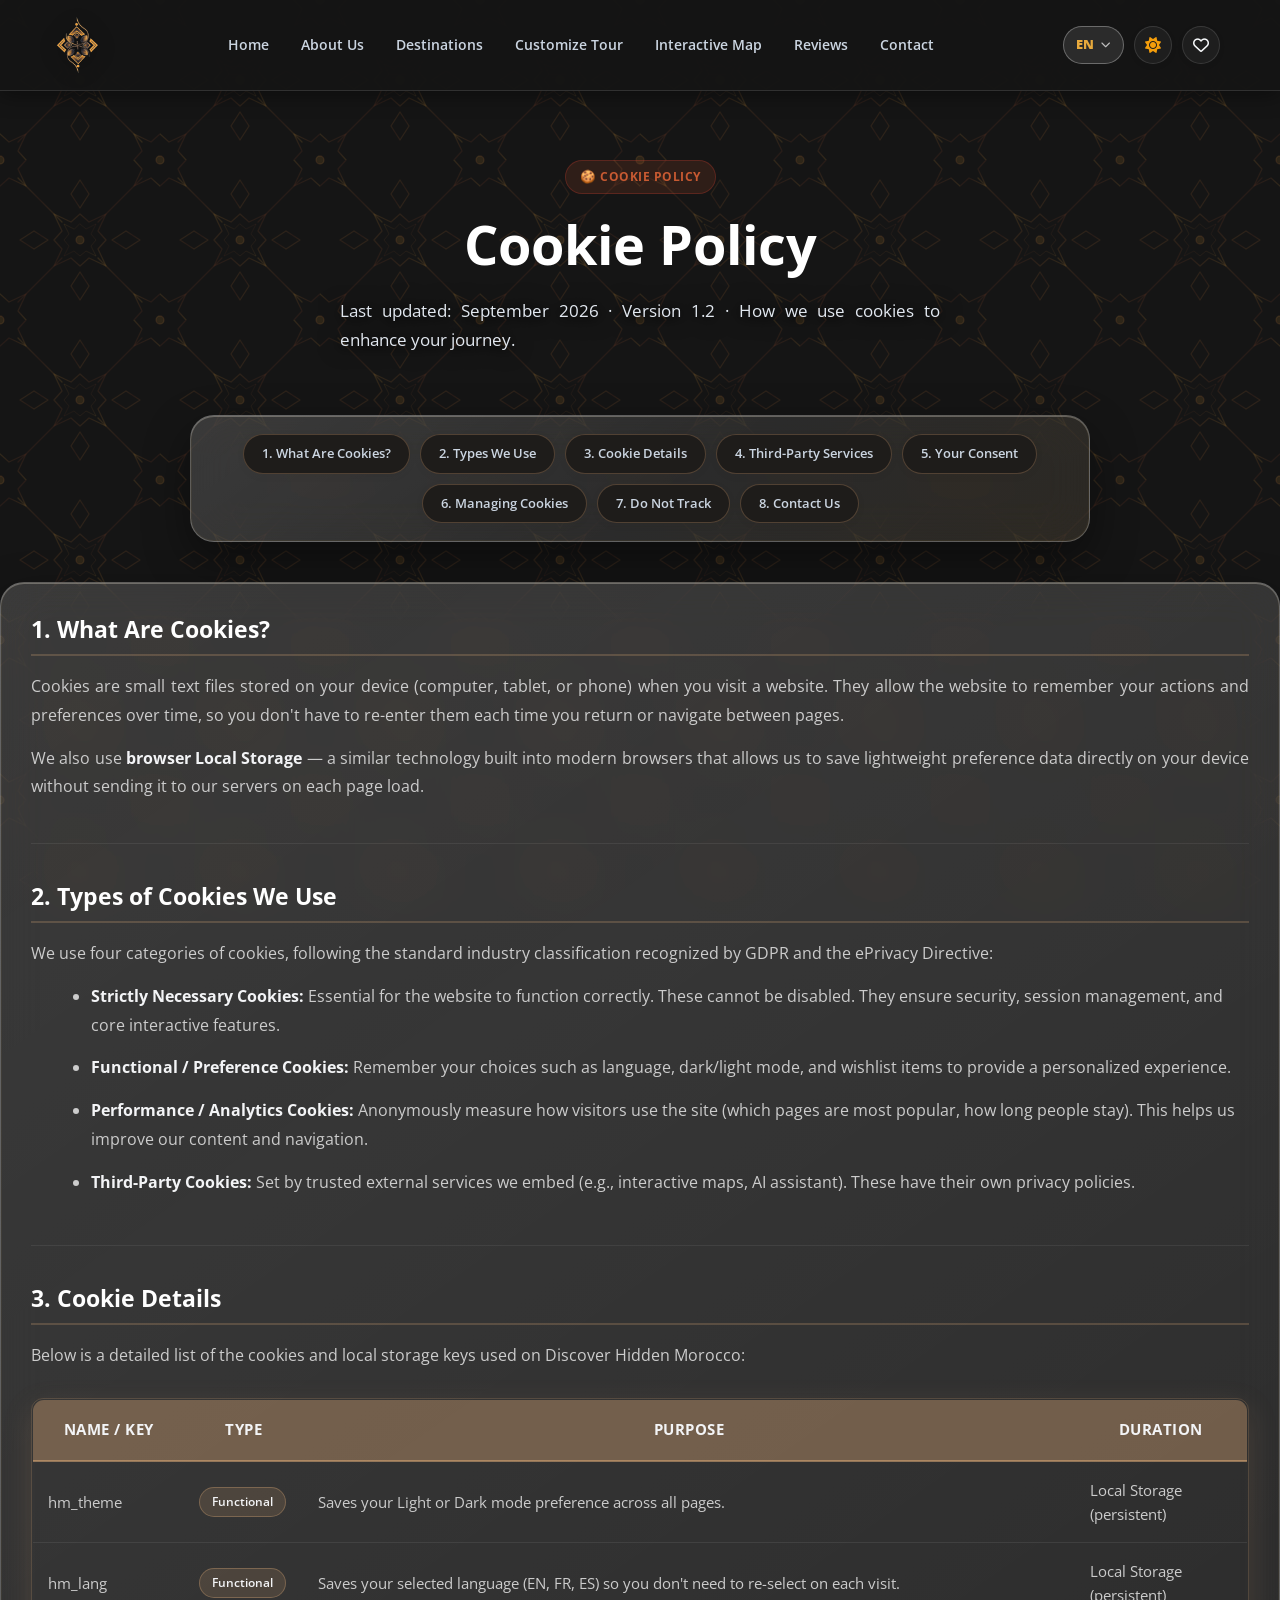
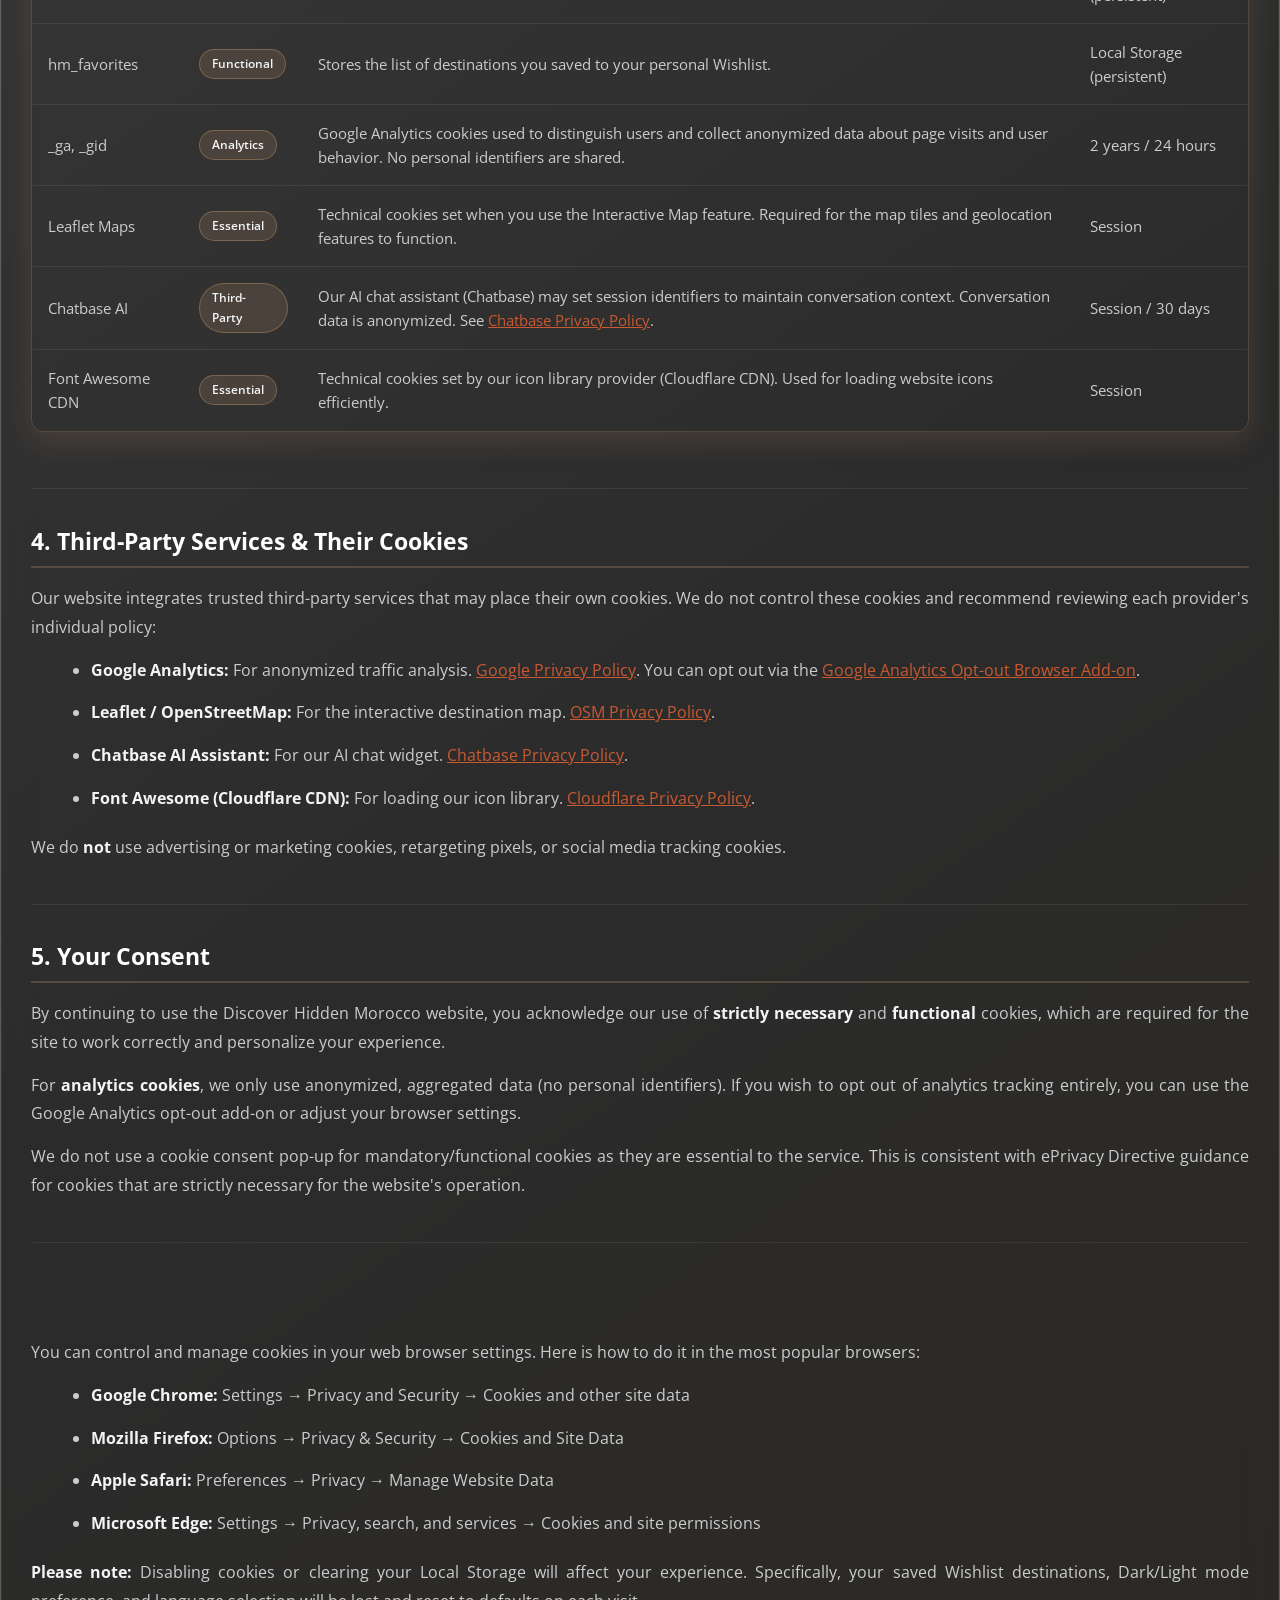
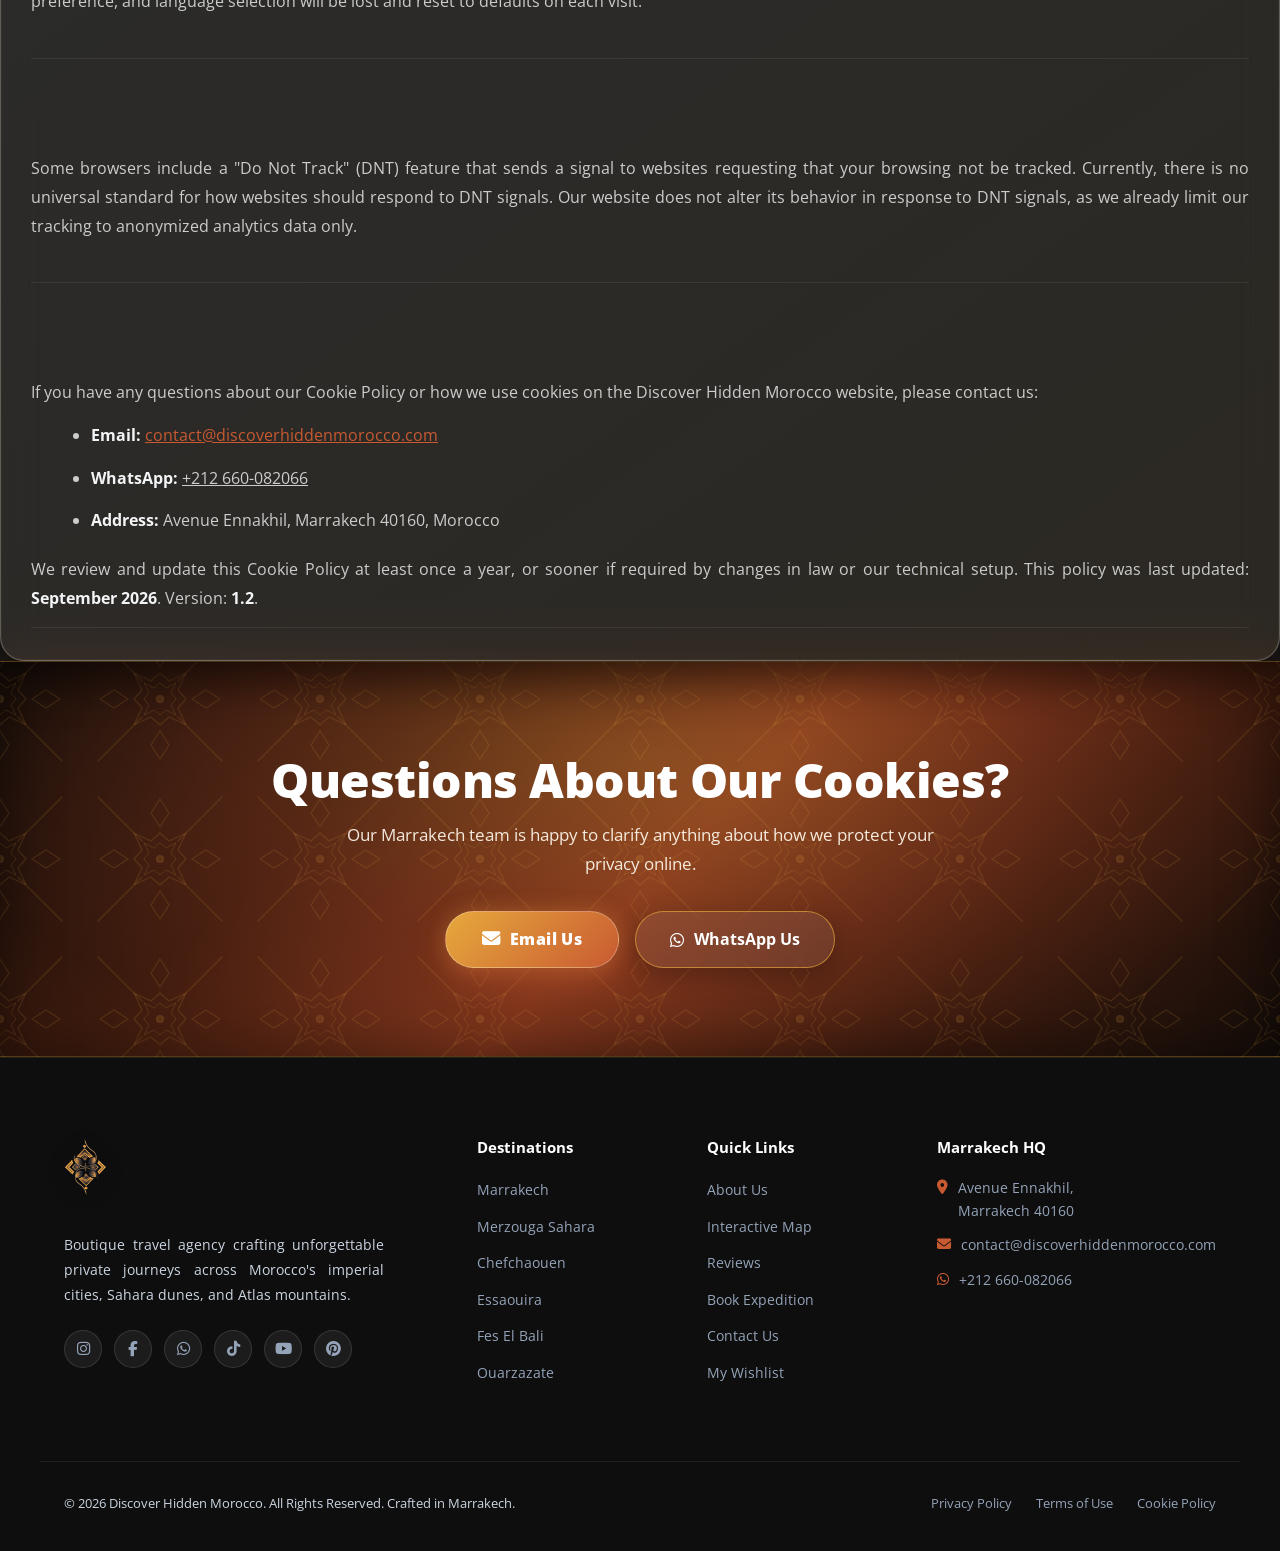
<file: cookie-policy.html>
﻿<!DOCTYPE html>
<html lang="en" data-theme="dark" style="background-color:#151515;color-scheme:dark;">

<head>
  <base href="/"> 
  <!-- Instant Cache-Busting & Legacy Service Worker Purger -->
  <script>
    (function() {
      try {
        if ('serviceWorker' in navigator) {
          navigator.serviceWorker.getRegistrations().then(function(regs) {
            regs.forEach(function(r) { r.unregister(); });
          });
        }
        if ('caches' in window) {
          caches.keys().then(function(keys) {
            keys.forEach(function(k) { caches.delete(k); });
          });
        }
      } catch (e) {}
    })();
  </script>

  <meta http-equiv="Cache-Control" content="no-cache, no-store, must-revalidate">
  <meta http-equiv="Pragma" content="no-cache">
  <meta http-equiv="Expires" content="0">
  <script>
    (function() {
      var saved = localStorage.getItem('hm_theme') || 'dark';
      document.documentElement.setAttribute('data-theme', saved);
      document.documentElement.style.backgroundColor = saved === 'dark' ? '#151515' : '#FAF7F2';
    })();
    window._lastThemeToggle = 0;
    window.toggleTheme = function(e) {
      if (e) { try { e.preventDefault(); e.stopPropagation(); } catch(err){} }
      var now = Date.now();
      if (window._lastThemeToggle && (now - window._lastThemeToggle < 350)) return;
      window._lastThemeToggle = now;

      var cur = document.documentElement.getAttribute('data-theme') || 'dark';
      var nxt = cur === 'dark' ? 'light' : 'dark';
      document.documentElement.setAttribute('data-theme', nxt);
      if (document.body) document.body.setAttribute('data-theme', nxt);
      try { localStorage.setItem('hm_theme', nxt); } catch(err){}
      if (typeof AppState !== 'undefined') AppState.theme = nxt;
      document.querySelectorAll('.theme-toggle').forEach(function(b) {
        b.innerHTML = nxt === 'dark' 
          ? '<i class="fa-solid fa-sun" style="color: #F59E0B; transition: transform 0.4s ease;"></i>' 
          : '<i class="fa-solid fa-moon" style="color: #4A5568; transition: transform 0.4s ease;"></i>';
      });
    };
    window.toggleThemeMobile = window.toggleTheme;
    var toggleTheme = window.toggleTheme;
  </script>
  <style>
    html, html[data-theme="dark"], html[data-theme="dark"] body {
      background-color: #151515 !important;
      color: #FAF7F2 !important;
    }
    html[data-theme="light"], html[data-theme="light"] body {
      background-color: #FAF7F2 !important;
      color: #151515 !important;
    }
  </style>
  
  
  
  <script id="dhm-instant-theme">
    (function () {
      try {
        if (localStorage.getItem('dhm_default_v12') !== '1') {
          localStorage.setItem('hm_theme', 'dark');
          localStorage.setItem('hm_lang', 'en');
          localStorage.setItem('dhm_default_v12', '1');
        }
        var t = localStorage.getItem('hm_theme') || 'dark';
        var d = document.documentElement;
        d.setAttribute('data-theme', t);
        d.classList.add('no-theme-transition');
        d.style.backgroundColor = (t === 'dark') ? '#151515' : '#FAF7F2';
        d.style.colorScheme = (t === 'dark') ? 'dark' : 'light';
        window.addEventListener('DOMContentLoaded', function () {
          if (document.body) document.body.setAttribute('data-theme', t);
          setTimeout(function () { d.classList.remove('no-theme-transition'); }, 120);
        });
      } catch (e) {
        document.documentElement.setAttribute('data-theme', 'dark');
      }
    })();
  </script>
  <script id="dhm-clean-urls">
    (function () {
      try {
        var p = window.location.pathname;
        if (p && p.length > 1 && p.endsWith('.html')) {
          var clean = p.replace(/\.html$/i, '');
          if (clean.toLowerCase().endsWith('/index')) clean = clean.slice(0, -6) || '/';
          window.history.replaceState(null, document.title, clean + window.location.search + window.location.hash);
        }
      } catch (e) {}

      var routeMap = {
        '/about': 'about.html',
        '/destinations': 'destinations.html',
        '/map': 'map.html',
        '/reviews': 'reviews.html',
        '/contact': 'contact.html',
        '/booking': 'booking.html',
        '/favorites': 'favorites.html',
        '/privacy-policy': 'privacy-policy.html',
        '/terms-of-use': 'terms-of-use.html',
        '/cookie-policy': 'cookie-policy.html',
        '/testimonials': 'reviews.html'
      };

      document.addEventListener('click', function (e) {
        var a = e.target.closest('a');
        if (!a) return;
        var h = a.getAttribute('href');
        if (!h) return;
        if (h.startsWith('http://') || h.startsWith('https://') || h.startsWith('mailto:') || h.startsWith('tel:') || h.startsWith('#') || h.startsWith('javascript:')) return;
        if (a.classList.contains('custom-tour-trigger') && typeof window.openCustomTourModal === 'function') return;
        var cleanPath = h.split('?')[0].split('#')[0];
        if (routeMap[cleanPath]) {
          e.preventDefault();
          var q = h.indexOf('?') !== -1 ? '?' + h.split('?')[1].split('#')[0] : '';
          var hash = h.indexOf('#') !== -1 ? '#' + h.split('#')[1] : '';
          window.location.href = routeMap[cleanPath] + q + hash;
        }
      }, true);

      // Auto-fallback for images: if requested under images/ but file is in root, auto-switch to root file
      window.addEventListener('error', function (e) {
        var t = e.target;
        if (t && t.tagName === 'IMG') {
          var src = t.getAttribute('src');
          if (src && src.includes('/') && !t.dataset.imgFallback) {
            t.dataset.imgFallback = '1';
            var file = src.split('?')[0].split('/').pop();
            t.src = file;
          }
        }
      }, true);

      function updateLangDisplay(l) {
        var code = (l || 'en').toLowerCase();
        var txt = (code === 'es') ? 'Esp' : (code === 'fr' ? 'FR' : 'EN');
        document.querySelectorAll('.lang-cur-text, #langCurText').forEach(function (b) {
          b.textContent = txt;
        });
      }

      try {
        var savedL = localStorage.getItem('hm_lang') || 'en';
        window.addEventListener('DOMContentLoaded', function () {
          updateLangDisplay(savedL);
        });
      } catch (e) {}
    })();
  </script>
<script>
    (function () {
      try {
        var p = window.location.pathname;
        var s = window.location.search || '';
        var h = window.location.hash || '';
        if (p && p.length > 1) {
          var lower = p.toLowerCase();
          // Normalize /index.html to root /
          if (lower.endsWith('/index.html') || lower === '/index.html' || lower === '/index') {
            window.history.replaceState(null, document.title, (p.replace(/\/index(\.html)?$/i, '') || '/') + s + h);
          }
        }
      } catch (e) {}
    })();
  </script>
  
  <link rel="preconnect" href="https://translate.googleapis.com">
  <link rel="preconnect" href="https://translate.google.com">
  <meta charset="UTF-8">
  <meta name="viewport" content="width=device-width, initial-scale=1">
  <title>Cookie Policy — Discover Hidden Morocco</title>
  <meta name="description"
    content="Cookie Policy for Discover Hidden Morocco. Understand how cookies and local storage enhance your website experience.">

  <!-- Open Graph / Social Media Preview Meta Tags -->
  <meta property="og:type" content="website">
  <meta property="og:url" content="https://discoverhiddenmorocco.com/cookie-policy.html">
  <meta property="og:title" content="Cookie Policy — Discover Hidden Morocco">
  <meta property="og:description" content="Cookie Policy for Discover Hidden Morocco. Understand how cookies and local storage enhance your experience.">
  <meta property="og:image" content="https://discoverhiddenmorocco.com/images/hero.jpg">
  <meta property="og:site_name" content="Discover Hidden Morocco">
  <meta property="og:locale" content="en_US">

  <!-- Twitter Card Meta Tags -->
  <meta name="twitter:card" content="summary_large_image">
  <meta name="twitter:title" content="Cookie Policy — Discover Hidden Morocco">
  <meta name="twitter:description" content="Cookie Policy for Discover Hidden Morocco. Understand how cookies and local storage enhance your experience.">
  <meta name="twitter:image" content="https://discoverhiddenmorocco.com/images/hero.jpg">

  <link rel="icon" type="image/png" href="/favicon.png">
        <link rel="preconnect" href="https://fonts.googleapis.com">
    <link rel="preconnect" href="https://fonts.gstatic.com" crossorigin>
    <link rel="preload" as="style" href="https://fonts.googleapis.com/css2?family=Open+Sans:ital,wght@0,300;0,400;0,500;0,600;0,700;0,800;1,300;1,400;1,600;1,700&display=swap">
    <link href="https://fonts.googleapis.com/css2?family=Open+Sans:ital,wght@0,300;0,400;0,500;0,600;0,700;0,800;1,300;1,400;1,600;1,700&display=swap" rel="stylesheet" media="print" onload="this.media='all'">
    <noscript></noscript>

  
  <style>
    .hn-nav {
      position: fixed;
      top: 0;
      left: 0;
      right: 0;
      z-index: 1000;
      padding: 14px 36px;
      background: var(--hm-bg-nav);
      backdrop-filter: blur(20px);
      border-bottom: 1px solid var(--hm-border);
    }

    .hn-nav-inner {
      max-width: 1340px;
      margin: 0 auto;
      display: flex;
      align-items: center;
      justify-content: space-between;
      gap: 20px;
    }

    .hn-logo {
      display: flex;
      align-items: center;
      gap: 11px;
      text-decoration: none;
    }

    .hn-logo img {
      height: 48px;
      width: auto;
      object-fit: contain;
    }

    .hn-logo-text {
      font-family: var(--hm-font-sans);
      font-size: 1.08rem;
      font-weight: 600;
      letter-spacing: 0.03em;
      color: var(--hm-text-heading);
    }

    .hn-links {
      display: flex;
      align-items: center;
      gap: 4px;
      list-style: none;
    }

    .hn-links a {
      padding: 7px 12px;
      border-radius: 99px;
      font-size: 0.875rem;
      font-weight: 600;
      color: var(--hm-text-body);
      text-decoration: none;
      transition: all 0.25s;
    }

    .hn-links a:hover,
    .hn-links a.active {
      background: var(--hm-bg-card-hover);
      color: var(--hm-terracotta);
    }

    .hn-nav-actions {
      display: flex;
      align-items: center;
      gap: 10px;
    }

    .lang-switcher {
      background: var(--hm-bg-card-hover);
      border: 1px solid var(--hm-border);
      color: var(--hm-text-body);
      padding: 7px 10px;
      border-radius: 99px;
      font-size: 0.8rem;
      font-weight: 700;
      cursor: pointer;
      outline: none;
    }

    .nav-icon-btn {
      width: 40px;
      height: 40px;
      border-radius: 50%;
      border: 1px solid var(--hm-border);
      background: var(--hm-bg-card-hover);
      color: var(--hm-text-heading);
      font-size: 1rem;
      display: flex;
      align-items: center;
      justify-content: center;
      cursor: pointer;
      text-decoration: none;
      transition: all 0.25s;
      position: relative;
    }

    .nav-icon-btn:hover {
      border-color: var(--hm-terracotta);
      color: var(--hm-terracotta);
    }

    .fav-count-badge {
      position: absolute;
      top: -4px;
      right: -4px;
      background: var(--hm-terracotta);
      color: #fff;
      font-size: 0.68rem;
      font-weight: 800;
      width: 18px;
      height: 18px;
      border-radius: 50%;
      display: none;
      align-items: center;
      justify-content: center;
      border: 2px solid #fff;
    }

    .hamburger {
      display: none;
      background: none;
      border: none;
      cursor: pointer;
      padding: 6px;
      flex-direction: column;
      justify-content: center;
      gap: 5px;
    }

    .hamburger span {
      display: block;
      width: 22px;
      height: 2px;
      background: var(--hm-text-heading);
      border-radius: 2px;
    }

    @media (max-width: 768px) {
      .hn-nav { padding: 12px 18px; }

      .hn-links {
        position: absolute;
        top: 100%;
        left: 0;
        right: 0;
        background: var(--hm-bg-nav);
        backdrop-filter: blur(20px);
        flex-direction: column;
        padding: 16px;
        gap: 4px;
        border-bottom: 1px solid var(--hm-border);
        transform: translateY(-10px);
        opacity: 0;
        pointer-events: none;
        transition: all 0.3s;
      }

      .hn-links.hn-links-open {
        transform: translateY(0);
        opacity: 1;
        pointer-events: auto;
      }

      .hn-links a {
        width: 100%;
        padding: 12px 16px;
        border-radius: 8px;
      }

      .hamburger { display: flex; }
    }

    body { background: var(--hm-bg-main); }

    /* ── Page Hero ── */
    .legal-hero {
      padding: 160px 24px 60px;
      text-align: center;
      background: linear-gradient(180deg, rgba(200, 90, 50, 0.05) 0%, transparent 100%);
    }

    .legal-hero h1 {
      font-family: var(--hm-font-sans);
      font-size: clamp(2.4rem, 5vw, 3.4rem);
      color: var(--hm-text-heading);
      margin-bottom: 16px;
    }

    .legal-hero p {
      font-size: 1.05rem;
      color: var(--hm-text-muted);
      max-width: 600px;
      margin: 0 auto;
    }

    /* ── Table of Contents ── */
    .toc-bar {
      max-width: 900px;
      margin: 0 auto 48px;
      padding: 0 24px;
      display: flex;
      flex-wrap: wrap;
      gap: 10px;
      justify-content: center;
    }

    .toc-link {
      padding: 7px 16px;
      border-radius: 99px;
      background: var(--hm-bg-card);
      border: 1.5px solid var(--hm-border);
      color: var(--hm-text-body);
      font-size: 0.82rem;
      font-weight: 600;
      text-decoration: none;
      transition: all 0.25s;
    }

    .toc-link:hover {
      background: linear-gradient(135deg, #C85A32, #E7A93C);
      color: #fff;
      border-color: transparent;
    }

    /* ── Legal Card & Sections ── */
    .legal-content {
      max-width: 900px;
      margin: 0 auto 96px;
      padding: 0 24px;
    }

    .legal-card {
      background: var(--hm-bg-card);
      border: 1px solid var(--hm-border);
      border-radius: var(--hm-radius-lg);
      padding: 44px;
      box-shadow: var(--hm-shadow-md);
    }

    .section-block {
      border-left: 4px solid #C85A32;
      padding-left: 24px;
      margin-bottom: 44px;
    }

    .section-block:last-child { margin-bottom: 0; }

    .section-title {
      display: flex;
      align-items: center;
      gap: 14px;
      margin-bottom: 16px;
      margin-top: 0;
      font-family: var(--hm-font-sans);
      font-size: 1.35rem;
      color: var(--hm-text-heading);
    }

    .section-icon {
      width: 38px;
      height: 38px;
      border-radius: 50%;
      background: linear-gradient(135deg, #C85A32, #E7A93C);
      display: flex;
      align-items: center;
      justify-content: center;
      color: #fff;
      font-size: 0.9rem;
      flex-shrink: 0;
    }

    .legal-card p,
    .legal-card li {
      font-size: 0.98rem;
      line-height: 1.8;
      color: var(--hm-text-body);
      margin-bottom: 14px;
    }

    .legal-card ul {
      margin-left: 20px;
      margin-bottom: 20px;
    }

    .legal-card a {
      color: var(--hm-terracotta);
      text-decoration: underline;
    }

    /* ── Cookie Table ── */
    .cookie-table {
      width: 100%;
      border-collapse: collapse;
      margin: 20px 0;
      font-size: 0.88rem;
      border-radius: 12px;
      overflow: hidden;
      box-shadow: 0 2px 12px rgba(0,0,0,0.06);
    }

    .cookie-table th {
      background: linear-gradient(135deg, #C85A32, #E7A93C);
      color: #fff;
      padding: 12px 16px;
      text-align: left;
      font-weight: 700;
      font-family: var(--hm-font-sans);
    }

    .cookie-table td {
      padding: 12px 16px;
      border-bottom: 1px solid var(--hm-border);
      color: var(--hm-text-body);
      vertical-align: top;
      background: var(--hm-bg-card);
    }

    .cookie-table tr:last-child td { border-bottom: none; }
    .cookie-table tr:hover td { background: var(--hm-bg-card-hover); }

    .cookie-badge {
      display: inline-flex;
      align-items: center;
      padding: 3px 10px;
      border-radius: 99px;
      font-size: 0.75rem;
      font-weight: 700;
    }

    .badge-essential { background: rgba(5, 150, 105, 0.12); color: #059669; border: 1px solid rgba(5,150,105,0.2); }
    .badge-functional { background: rgba(59, 130, 246, 0.12); color: #3B82F6; border: 1px solid rgba(59,130,246,0.2); }
    .badge-analytics { background: rgba(245, 158, 11, 0.15); color: #D97706; border: 1px solid rgba(245,158,11,0.2); }
    .badge-third { background: rgba(200, 90, 50, 0.1); color: #C85A32; border: 1px solid rgba(200,90,50,0.2); }

    /* ── CTA Strip ── */
    .privacy-cta {
      background: linear-gradient(135deg, #C85A32 0%, #E7A93C 100%);
      padding: 72px 24px;
      text-align: center;
    }

    .privacy-cta h2 {
      font-size: 2rem;
      color: #fff;
      margin-bottom: 14px;
      font-family: var(--hm-font-sans);
    }

    .privacy-cta p {
      color: rgba(255,255,255,0.85);
      margin-bottom: 32px;
      font-size: 1.05rem;
    }

    .privacy-cta-btns {
      display: flex;
      gap: 16px;
      justify-content: center;
      flex-wrap: wrap;
    }

    .btn-cta-white {
      display: inline-flex;
      align-items: center;
      gap: 8px;
      padding: 13px 30px;
      border-radius: 99px;
      background: #fff;
      color: #C85A32 !important;
      font-weight: 700;
      font-size: 0.95rem;
      text-decoration: none !important;
      transition: all 0.25s;
      box-shadow: 0 8px 25px rgba(0,0,0,0.15);
    }

    .btn-cta-outline {
      display: inline-flex;
      align-items: center;
      gap: 8px;
      padding: 13px 30px;
      border-radius: 99px;
      background: transparent;
      color: #fff !important;
      border: 2px solid rgba(255,255,255,0.7);
      font-weight: 700;
      font-size: 0.95rem;
      text-decoration: none !important;
      transition: all 0.25s;
    }

    .btn-cta-white:hover { transform: translateY(-2px); }
    .btn-cta-outline:hover { background: rgba(255,255,255,0.15); }

    /* ── Footer ── */
    .footer {
      background: var(--hm-bg-footer);
      color: #94A3B8;
      padding: 60px 24px 36px;
    }

    .footer-inner {
      max-width: 1340px;
      margin: 0 auto;
      display: grid;
      grid-template-columns: 2fr 1fr 1fr 1fr;
      gap: 48px;
      margin-bottom: 48px;
    }

    .footer-brand p { font-size: 0.9rem; line-height: 1.7; margin-bottom: 20px; }

    .footer-socials { display: flex; gap: 12px; }

    .footer-socials a {
      width: 38px; height: 38px;
      border-radius: 50%;
      background: rgba(255, 255, 255, 0.06);
      border: 1px solid rgba(255, 255, 255, 0.1);
      color: #94A3B8;
      display: flex; align-items: center; justify-content: center;
      text-decoration: none;
      transition: all 0.25s;
    }

    .footer-socials a:hover { background: var(--hm-terracotta); border-color: var(--hm-terracotta); color: #fff; }

    .footer-col h4 { color: #fff; font-size: 0.95rem; font-weight: 700; margin-bottom: 20px; }
    .footer-col ul { list-style: none; padding: 0; }
    .footer-col ul li { margin-bottom: 11px; }
    .footer-col ul li a { color: #94A3B8; font-size: 0.88rem; text-decoration: none; transition: color 0.25s; }
    .footer-col ul li a:hover { color: var(--hm-gold); }

    .footer-contact-item { display: flex; gap: 10px; align-items: flex-start; margin-bottom: 12px; font-size: 0.88rem; }
    .footer-contact-item i { color: var(--hm-terracotta); margin-top: 3px; }

    .footer-bottom {
      border-top: 1px solid rgba(255, 255, 255, 0.08);
      padding-top: 30px;
      display: flex;
      justify-content: space-between;
      align-items: center;
      font-size: 0.84rem;
      max-width: 1340px;
      margin: 0 auto;
    }

    .footer-bottom-links { display: flex; gap: 24px; }
    .footer-bottom-links a { color: #94A3B8; text-decoration: none; transition: color 0.25s; }
    .footer-bottom-links a:hover { color: var(--hm-gold); }

    @media (max-width: 900px) {
      .footer-inner { grid-template-columns: 1fr; gap: 36px; }
      .footer-bottom { flex-direction: column; gap: 16px; text-align: center; }
    }

    @media (max-width: 640px) {
      .legal-card { padding: 28px 20px; }
      .cookie-table { font-size: 0.8rem; }
      .cookie-table th, .cookie-table td { padding: 10px 12px; }
    }
  
/* ==============================================================================
   CLEAN LUXURY EDITORIAL TYPOGRAPHY - ZERO GAPS BETWEEN WORDS
   ============================================================================== */
/* Body text & content paragraphs justified ("star 3bar 1"), flush left and flush right */
p,
.story-text p,
.story-inner p,
.story-section p,
.destination-article p,
.article-content p,
.article-intro,
.legal-card p,
.section-block p,
.legal-content p,
.story-paragraph,
.about-text p,
.about-content p,
.travel-form-left p,
.details-content p,
.modal-desc p,
.modal-body p {
  text-align: justify !important;
  text-justify: inter-word !important;
  text-align-last: left !important;
  hyphens: auto !important;
  -webkit-hyphens: auto !important;
  word-spacing: normal !important;
  letter-spacing: normal !important;
  line-height: 1.75 !important;
}

/* Narrow cards, review quotes, and small widgets */
.card p,
.destination-card p,
.exp-card p,
.exp-cat-body p,
.exp-desc,
.why-card p,
.feature-item p,
.feature-content p,
.review-card p,
.review-text,
.travel-item p,
.hmp-desc,
.acc-desc,
.value-card p,
.team-card p {
  text-align: left !important;
  text-align-last: left !important;
  word-spacing: normal !important;
  letter-spacing: normal !important;
  line-height: 1.65 !important;
  text-wrap: pretty;
}

/* Headings, hero banners, badges, and CTAs centered */
.hero-title,
.hero-title *,
.hero-subtitle,
.section-header h2,
.section-header p,
.dest-clean-header h1,
.dest-clean-header p,
.dest-clean-eyebrow,
.dest-clean-subtitle,
.badge,
.text-center,
.text-center p,
.cta-banner h2,
.cta-banner p,
.privacy-cta h2,
.privacy-cta p,
.page-hero h1,
.page-hero p {
  text-align: center !important;
  text-align-last: center !important;
}

  

/* ==============================================================================
   UNIVERSAL UNIFIED TYPOGRAPHY — OPEN SANS (MARRAKECH ARTICLE STYLE)
   ============================================================================== */
:root {
  --hm-font-sans: 'Open Sans', Arial, sans-serif !important;
  --hm-font-serif: 'Open Sans', Arial, sans-serif !important;
  --hm-font-display: 'Open Sans', Arial, sans-serif !important;
  --hm-font-body: 'Open Sans', Arial, sans-serif !important;
}

body,
h1, h2, h3, h4, h5, h6,
p, a, button, input, select, textarea, label,
.hn-links a, .hn-logo-text, .badge,
.hero-title, .hero-subtitle, .page-hero h1, .page-hero p,
.section-header h2, .section-header p,
.story-text h2, .story-text p, .story-stat-val,
.card-header-block h2, .card-header-block p,
.dest-clean-header h1, .dest-clean-header p,
.destination-article, .destination-article *:not(.fa, .fas, .far, .fal, .fad, .fab, .fa-solid, .fa-regular, .fa-brands, [class*="fa-"], i) {
  font-family: 'Open Sans', Arial, sans-serif !important;
}

  </style>
  
  <link rel="stylesheet" href="/theme.css?v=20261026_v41">
  <link rel="stylesheet" href="https://cdnjs.cloudflare.com/ajax/libs/font-awesome/6.5.1/css/all.min.css">
</head>

<body>
  <!-- Hidden Google Translate Element -->
  <div id="google_translate_element" style="display:none;" class="notranslate"></div>

  <div class="drawer-backdrop" onclick="toggleMobileMenu()"></div>
  <!-- HEADER / NAVBAR -->
  <nav class="hn-nav" id="siteNav">
    <div class="hn-nav-inner">
      <a href="/" class="hn-logo"><img src="logo-icon.png" alt="Discover Hidden Morocco" width="48" height="48" decoding="async" loading="lazy"><span
          class="hn-logo-text">Discover Hidden Morocco</span></a>

      <ul class="hn-links" id="navLinks">
        <li><a href="/" data-i18n="nav_home">Home</a></li>
        <li><a href="/about" data-i18n="nav_about">About Us</a></li>
        <li><a href="/destinations" data-i18n="nav_destinations">Destinations</a></li>
        <li><a href="#" class="custom-tour-trigger" onclick="window.openCustomTourModal && window.openCustomTourModal(); return false;" data-i18n="nav_customize">Customize Tour</a></li>
        <li><a href="/map" data-i18n="nav_map">Interactive Map</a></li>
        <li><a href="/reviews" data-i18n="nav_reviews">Reviews</a></li>
        <li><a href="/contact" data-i18n="nav_contact">Contact</a></li>

        <!-- MORE SETTINGS Section -->
        <li class="mobile-only-settings-row">
          <div class="mobile-settings-title">MORE SETTINGS</div>
          <div class="mobile-settings-icons">
            <div class="setting-icon-item lang-item">
              <i class="fa-solid fa-globe"></i>
              <select class="mobile-lang-select" onchange="setLanguage(this.value)" aria-label="Language">
            <option value="en">EN</option>
            <option value="fr">FR</option>
            <option value="es">ES</option>
              </select>
            </div>
            <button class="setting-icon-item theme-toggle" onclick="toggleTheme(event)" aria-label="Toggle Theme">
              <span class="theme-toggle-icon"><i class="fa-solid fa-sun" style="color: #F59E0B;"></i></span>
            </button>
            <a href="/favorites" class="setting-icon-item wishlist-item" aria-label="Wishlist">
              <i class="fa-regular fa-heart"></i>
              <span class="wishlist-badge">0</span>
            </a>
          </div>
        </li>
      </ul>

            <div class="hn-actions">
        <!-- Luxury Language Dropdown -->
        <div class="lang-dropdown-wrapper" id="langDropdownWrapper">
          <button type="button" class="lang-toggle-btn" id="langToggleBtn" onclick="window.toggleLangMenu(event)" aria-label="Select Language" aria-expanded="false">
            <span class="lang-current-code" id="langCurText">EN</span>
            <i class="fa-solid fa-chevron-down lang-chevron"></i>
          </button>
          <div class="lang-dropdown-menu" id="langDropdownMenu" role="menu">
            <button type="button" class="lang-dropdown-item is-selected" data-lang="en" onclick="window.selectAppLanguage('en', event)">
              <span class="lang-item-flag">🇬🇧</span>
              <span class="lang-item-name">English</span>
              <span class="lang-item-code">EN</span>
              <i class="fa-solid fa-check lang-item-check"></i>
            </button>
            <button type="button" class="lang-dropdown-item" data-lang="fr" onclick="window.selectAppLanguage('fr', event)">
              <span class="lang-item-flag">🇫🇷</span>
              <span class="lang-item-name">Français</span>
              <span class="lang-item-code">FR</span>
              <i class="fa-solid fa-check lang-item-check"></i>
            </button>
            <button type="button" class="lang-dropdown-item" data-lang="es" onclick="window.selectAppLanguage('es', event)">
              <span class="lang-item-flag">🇪🇸</span>
              <span class="lang-item-name">Español</span>
              <span class="lang-item-code">Esp</span>
              <i class="fa-solid fa-check lang-item-check"></i>
            </button>
          </div>
        </div>

        <!-- Mode Sombre / Claire Toggle Button -->
        <button class="nav-icon-btn theme-toggle" onclick="toggleTheme(event)" aria-label="Toggle Theme" title="Toggle Theme">
          <i class="fa-solid fa-sun" style="color: #F59E0B;"></i>
        </button>

        <!-- Wishlist / Favorites Button -->
        <a href="/favorites" class="nav-icon-btn nav-fav-btn" aria-label="Favorites" title="Favorites">
          <i class="fa-regular fa-heart"></i>
          <span class="fav-count-badge" id="favCountBadge">0</span>
        </a>

        <!-- Hamburger Menu Button -->
        <button class="hamburger" id="hamburgerBtn" aria-label="Toggle Menu" onclick="toggleMobileMenu()">
          <span></span><span></span><span></span>
        </button>
      </div>
    </div>
  </nav>

  <header class="legal-hero">
    <span class="badge badge-terracotta" style="margin-bottom: 16px;">🍪 Cookie Policy</span>
    <h1>Cookie Policy</h1>
      <div class="moroccan-divider"></div>
    <p>Last updated: September 2026 &middot; Version 1.2 &middot; How we use cookies to enhance your journey.</p>
  </header>

  <!-- Table of Contents -->
  <nav class="toc-bar" aria-label="Page sections">
    <a href="#s1" class="toc-link">1. What Are Cookies?</a>
    <a href="#s2" class="toc-link">2. Types We Use</a>
    <a href="#s3" class="toc-link">3. Cookie Details</a>
    <a href="#s4" class="toc-link">4. Third-Party Services</a>
    <a href="#s5" class="toc-link">5. Your Consent</a>
    <a href="#s6" class="toc-link">6. Managing Cookies</a>
    <a href="#s7" class="toc-link">7. Do Not Track</a>
    <a href="#s8" class="toc-link">8. Contact Us</a>
  </nav>

  <main class="legal-content">
    <div class="legal-card destination-article">

      <div class="section-block">
        <h2 class="section-title" id="s1">
          <span class="section-icon"><i class="fa-solid fa-cookie-bite"></i></span>
          1. What Are Cookies?
        </h2>
        <p>Cookies are small text files stored on your device (computer, tablet, or phone) when you visit a website. They allow the website to remember your actions and preferences over time, so you don't have to re-enter them each time you return or navigate between pages.</p>
        <p>We also use <strong>browser Local Storage</strong> — a similar technology built into modern browsers that allows us to save lightweight preference data directly on your device without sending it to our servers on each page load.</p>
      </div>

      <div class="section-block">
        <h2 class="section-title" id="s2">
          <span class="section-icon"><i class="fa-solid fa-layer-group"></i></span>
          2. Types of Cookies We Use
        </h2>
        <p>We use four categories of cookies, following the standard industry classification recognized by GDPR and the ePrivacy Directive:</p>
        <ul>
          <li><strong>Strictly Necessary Cookies:</strong> Essential for the website to function correctly. These cannot be disabled. They ensure security, session management, and core interactive features.</li>
          <li><strong>Functional / Preference Cookies:</strong> Remember your choices such as language, dark/light mode, and wishlist items to provide a personalized experience.</li>
          <li><strong>Performance / Analytics Cookies:</strong> Anonymously measure how visitors use the site (which pages are most popular, how long people stay). This helps us improve our content and navigation.</li>
          <li><strong>Third-Party Cookies:</strong> Set by trusted external services we embed (e.g., interactive maps, AI assistant). These have their own privacy policies.</li>
        </ul>
      </div>

      <div class="section-block">
        <h2 class="section-title" id="s3">
          <span class="section-icon"><i class="fa-solid fa-table-list"></i></span>
          3. Cookie Details
        </h2>
        <p>Below is a detailed list of the cookies and local storage keys used on Discover Hidden Morocco:</p>

        <div class="article-table-container"><table class="cookie-table article-table">
          <thead>
            <tr>
              <th>Name / Key</th>
              <th>Type</th>
              <th>Purpose</th>
              <th>Duration</th>
            </tr>
          </thead>
          <tbody>
            <tr>
              <td><code>hm_theme</code></td>
              <td><span class="cookie-badge badge-functional">Functional</span></td>
              <td>Saves your Light or Dark mode preference across all pages.</td>
              <td>Local Storage (persistent)</td>
            </tr>
            <tr>
              <td><code>hm_lang</code></td>
              <td><span class="cookie-badge badge-functional">Functional</span></td>
              <td>Saves your selected language (EN, FR, ES) so you don't need to re-select on each visit.</td>
              <td>Local Storage (persistent)</td>
            </tr>
            <tr>
              <td><code>hm_favorites</code></td>
              <td><span class="cookie-badge badge-functional">Functional</span></td>
              <td>Stores the list of destinations you saved to your personal Wishlist.</td>
              <td>Local Storage (persistent)</td>
            </tr>
            <tr>
              <td><code>_ga</code>, <code>_gid</code></td>
              <td><span class="cookie-badge badge-analytics">Analytics</span></td>
              <td>Google Analytics cookies used to distinguish users and collect anonymized data about page visits and user behavior. No personal identifiers are shared.</td>
              <td>2 years / 24 hours</td>
            </tr>
            <tr>
              <td>Leaflet Maps</td>
              <td><span class="cookie-badge badge-essential">Essential</span></td>
              <td>Technical cookies set when you use the Interactive Map feature. Required for the map tiles and geolocation features to function.</td>
              <td>Session</td>
            </tr>
            <tr>
              <td>Chatbase AI</td>
              <td><span class="cookie-badge badge-third">Third-Party</span></td>
              <td>Our AI chat assistant (Chatbase) may set session identifiers to maintain conversation context. Conversation data is anonymized. See <a href="https://www.chatbase.co/privacy" target="_blank" rel="noopener">Chatbase Privacy Policy</a>.</td>
              <td>Session / 30 days</td>
            </tr>
            <tr>
              <td>Font Awesome CDN</td>
              <td><span class="cookie-badge badge-essential">Essential</span></td>
              <td>Technical cookies set by our icon library provider (Cloudflare CDN). Used for loading website icons efficiently.</td>
              <td>Session</td>
            </tr>
          </tbody>
        </table></div>
      </div>

      <div class="section-block">
        <h2 class="section-title" id="s4">
          <span class="section-icon"><i class="fa-solid fa-puzzle-piece"></i></span>
          4. Third-Party Services & Their Cookies
        </h2>
        <p>Our website integrates trusted third-party services that may place their own cookies. We do not control these cookies and recommend reviewing each provider's individual policy:</p>
        <ul>
          <li><strong>Google Analytics:</strong> For anonymized traffic analysis. <a href="https://policies.google.com/privacy" target="_blank" rel="noopener">Google Privacy Policy</a>. You can opt out via the <a href="https://tools.google.com/dlpage/gaoptout" target="_blank" rel="noopener">Google Analytics Opt-out Browser Add-on</a>.</li>
          <li><strong>Leaflet / OpenStreetMap:</strong> For the interactive destination map. <a href="https://wiki.osmfoundation.org/wiki/Privacy_Policy" target="_blank" rel="noopener">OSM Privacy Policy</a>.</li>
          <li><strong>Chatbase AI Assistant:</strong> For our AI chat widget. <a href="https://www.chatbase.co/privacy" target="_blank" rel="noopener">Chatbase Privacy Policy</a>.</li>
          <li><strong>Font Awesome (Cloudflare CDN):</strong> For loading our icon library. <a href="https://www.cloudflare.com/privacypolicy/" target="_blank" rel="noopener">Cloudflare Privacy Policy</a>.</li>
        </ul>
        <p>We do <strong>not</strong> use advertising or marketing cookies, retargeting pixels, or social media tracking cookies.</p>
      </div>

      <div class="section-block">
        <h2 class="section-title" id="s5">
          <span class="section-icon"><i class="fa-solid fa-check-circle"></i></span>
          5. Your Consent
        </h2>
        <p>By continuing to use the Discover Hidden Morocco website, you acknowledge our use of <strong>strictly necessary</strong> and <strong>functional</strong> cookies, which are required for the site to work correctly and personalize your experience.</p>
        <p>For <strong>analytics cookies</strong>, we only use anonymized, aggregated data (no personal identifiers). If you wish to opt out of analytics tracking entirely, you can use the Google Analytics opt-out add-on or adjust your browser settings.</p>
        <p>We do not use a cookie consent pop-up for mandatory/functional cookies as they are essential to the service. This is consistent with ePrivacy Directive guidance for cookies that are strictly necessary for the website's operation.</p>
      </div>

      <div class="section-block">
        <h2 class="section-title" id="s6">
          <span class="section-icon"><i class="fa-solid fa-sliders"></i></span>
          6. Managing & Disabling Cookies
        </h2>
        <p>You can control and manage cookies in your web browser settings. Here is how to do it in the most popular browsers:</p>
        <ul>
          <li><strong>Google Chrome:</strong> Settings → Privacy and Security → Cookies and other site data</li>
          <li><strong>Mozilla Firefox:</strong> Options → Privacy & Security → Cookies and Site Data</li>
          <li><strong>Apple Safari:</strong> Preferences → Privacy → Manage Website Data</li>
          <li><strong>Microsoft Edge:</strong> Settings → Privacy, search, and services → Cookies and site permissions</li>
        </ul>
        <p><strong>Please note:</strong> Disabling cookies or clearing your Local Storage will affect your experience. Specifically, your saved Wishlist destinations, Dark/Light mode preference, and language selection will be lost and reset to defaults on each visit.</p>
      </div>

      <div class="section-block">
        <h2 class="section-title" id="s7">
          <span class="section-icon"><i class="fa-solid fa-ban"></i></span>
          7. Do Not Track (DNT) Signals
        </h2>
        <p>Some browsers include a "Do Not Track" (DNT) feature that sends a signal to websites requesting that your browsing not be tracked. Currently, there is no universal standard for how websites should respond to DNT signals. Our website does not alter its behavior in response to DNT signals, as we already limit our tracking to anonymized analytics data only.</p>
      </div>

      <div class="section-block">
        <h2 class="section-title" id="s8">
          <span class="section-icon"><i class="fa-solid fa-envelope"></i></span>
          8. Contact Us & Policy Updates
        </h2>
        <p>If you have any questions about our Cookie Policy or how we use cookies on the Discover Hidden Morocco website, please contact us:</p>
        <ul>
          <li><strong>Email:</strong> <a href="mailto:contact@discoverhiddenmorocco.com">contact@discoverhiddenmorocco.com</a></li>
          <li><strong>WhatsApp:</strong> <a href="https://wa.me/212660082066" target="_blank" rel="noopener">+212 660-082066</a></li>
          <li><strong>Address:</strong> Avenue Ennakhil, Marrakech 40160, Morocco</li>
        </ul>
        <p>We review and update this Cookie Policy at least once a year, or sooner if required by changes in law or our technical setup. This policy was last updated: <strong>September 2026</strong>. Version: <strong>1.2</strong>.</p>
      </div>

    </div>
  </main>

  <!-- CTA Strip -->
  <section class="privacy-cta">
    <h2>Questions About Our Cookies?</h2>
    <div class="moroccan-divider"></div>
    <p>Our Marrakech team is happy to clarify anything about how we protect your privacy online.</p>
    <div class="privacy-cta-btns">
      <a href="mailto:contact@discoverhiddenmorocco.com" class="btn-cta-white">
        <i class="fa-solid fa-envelope"></i> Email Us
      </a>
      <a href="https://wa.me/212660082066" target="_blank" rel="noopener" class="btn-cta-outline">
        <i class="fab fa-whatsapp"></i> WhatsApp Us
      </a>
    </div>
  </section>

  <footer class="footer">
    <div class="footer-inner">
      <div class="footer-brand">
        <a href="/" class="hn-logo" style="margin-bottom: 18px;">
          <img src="logo-icon.png" alt="Discover Hidden Morocco" decoding="async">
          <span class="hn-logo-text">Discover Hidden Morocco</span>
        </a>
        <p>Boutique travel agency crafting unforgettable private journeys across Morocco's imperial cities, Sahara dunes, and Atlas mountains.</p>
        <div class="footer-socials">
          <a href="https://www.instagram.com/discover_hidden_morocco/" target="_blank" rel="noopener noreferrer" aria-label="Instagram"><i class="fab fa-instagram"></i></a>
          <a href="https://www.facebook.com/discoverhiddenmorocco" target="_blank" rel="noopener noreferrer" aria-label="Facebook"><i class="fab fa-facebook-f"></i></a>
          <a href="https://wa.me/212660082066" target="_blank" rel="noopener noreferrer" aria-label="WhatsApp"><i class="fab fa-whatsapp"></i></a>
          <a href="https://www.tiktok.com/@discover_hidden_morocco" target="_blank" rel="noopener noreferrer" aria-label="TikTok"><i class="fab fa-tiktok"></i></a>
          <a href="https://www.youtube.com/@discoverhiddenmorocco" target="_blank" rel="noopener noreferrer" aria-label="YouTube"><i class="fab fa-youtube"></i></a>
          <a href="https://fr.pinterest.com/DiscoverHiddenMorocco/" target="_blank" rel="noopener noreferrer" aria-label="Pinterest"><i class="fab fa-pinterest"></i></a>
        </div>
      </div>

      <div class="footer-col">
        <h4>Destinations</h4>
        <ul>
          <li><a href="/destinations#marrakech">Marrakech</a></li>
          <li><a href="/destinations#merzouga">Merzouga Sahara</a></li>
          <li><a href="/destinations#chefchaouen">Chefchaouen</a></li>
          <li><a href="/destinations#essaouira">Essaouira</a></li>
          <li><a href="/destinations#fes">Fes El Bali</a></li>
          <li><a href="/destinations#ouarzazate">Ouarzazate</a></li>
        </ul>
      </div>

      <div class="footer-col">
        <h4>Quick Links</h4>
        <ul>
          <li><a href="/about">About Us</a></li>
          <li><a href="/map">Interactive Map</a></li>
          <li><a href="/reviews">Reviews</a></li>
          <li><a href="/booking">Book Expedition</a></li>
          <li><a href="/contact">Contact Us</a></li>
          <li><a href="/favorites">My Wishlist</a></li>
        </ul>
      </div>

      <div class="footer-col">
        <h4>Marrakech HQ</h4>
        <div class="footer-contact-item">
          <i class="fa-solid fa-location-dot"></i>
          <span>Avenue Ennakhil,<br>Marrakech 40160</span>
        </div>
        <div class="footer-contact-item">
          <i class="fa-solid fa-envelope"></i>
          <a href="mailto:contact@discoverhiddenmorocco.com" style="color: inherit; text-decoration: none;">contact@discoverhiddenmorocco.com</a>
        </div>
        <div class="footer-contact-item">
          <i class="fab fa-whatsapp"></i>
          <a href="https://wa.me/212660082066" target="_blank" style="color: inherit; text-decoration: none;">+212 660-082066</a>
        </div>
      </div>
    </div>

    <div class="footer-bottom">
      <p>© 2026 Discover Hidden Morocco. All Rights Reserved. Crafted in Marrakech.</p>
      <div class="footer-bottom-links">
        <a href="/privacy-policy">Privacy Policy</a>
        <a href="/terms-of-use">Terms of Use</a>
        <a href="/cookie-policy">Cookie Policy</a>
      </div>
    </div>
  </footer>

    <script src="/script.js?v=20261026_v41" defer></script>
</body>

</html>
</file>
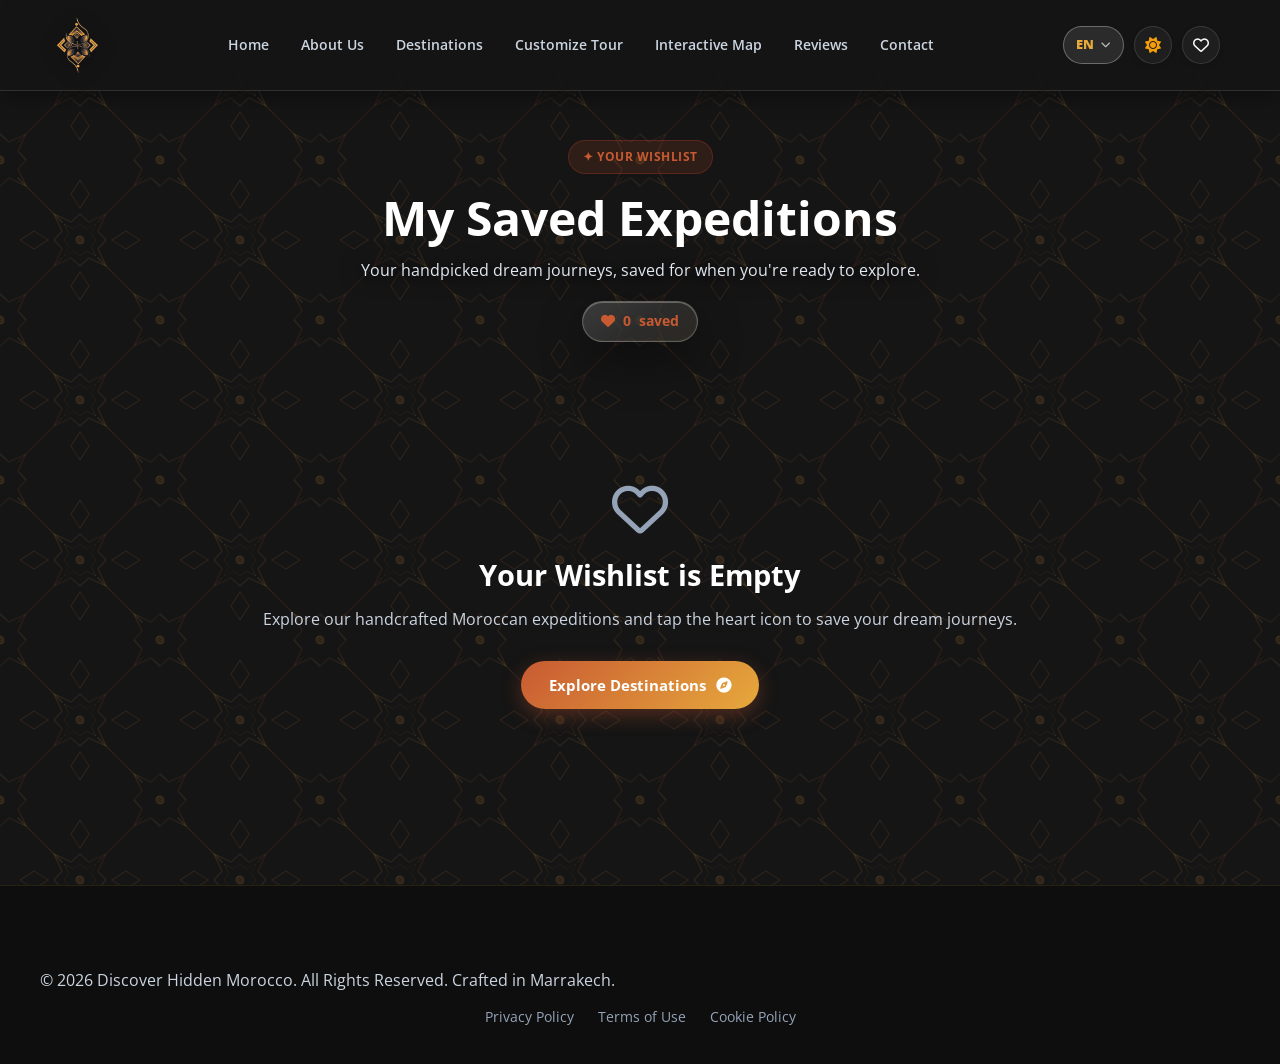
<file: favorites.html>
﻿<!DOCTYPE html>
<html lang="en" data-theme="dark" style="background-color:#151515;color-scheme:dark;">

<head>
  <base href="/"> 
  <!-- Instant Cache-Busting & Legacy Service Worker Purger -->
  <script>
    (function() {
      try {
        if ('serviceWorker' in navigator) {
          navigator.serviceWorker.getRegistrations().then(function(regs) {
            regs.forEach(function(r) { r.unregister(); });
          });
        }
        if ('caches' in window) {
          caches.keys().then(function(keys) {
            keys.forEach(function(k) { caches.delete(k); });
          });
        }
      } catch (e) {}
    })();
  </script>

  <meta http-equiv="Cache-Control" content="no-cache, no-store, must-revalidate">
  <meta http-equiv="Pragma" content="no-cache">
  <meta http-equiv="Expires" content="0">
  <script>
    (function() {
      var saved = localStorage.getItem('hm_theme') || 'dark';
      document.documentElement.setAttribute('data-theme', saved);
      document.documentElement.style.backgroundColor = saved === 'dark' ? '#151515' : '#FAF7F2';
    })();
    window._lastThemeToggle = 0;
    window.toggleTheme = function(e) {
      if (e) { try { e.preventDefault(); e.stopPropagation(); } catch(err){} }
      var now = Date.now();
      if (window._lastThemeToggle && (now - window._lastThemeToggle < 350)) return;
      window._lastThemeToggle = now;

      var cur = document.documentElement.getAttribute('data-theme') || 'dark';
      var nxt = cur === 'dark' ? 'light' : 'dark';
      document.documentElement.setAttribute('data-theme', nxt);
      if (document.body) document.body.setAttribute('data-theme', nxt);
      try { localStorage.setItem('hm_theme', nxt); } catch(err){}
      if (typeof AppState !== 'undefined') AppState.theme = nxt;
      document.querySelectorAll('.theme-toggle').forEach(function(b) {
        b.innerHTML = nxt === 'dark' 
          ? '<i class="fa-solid fa-sun" style="color: #F59E0B; transition: transform 0.4s ease;"></i>' 
          : '<i class="fa-solid fa-moon" style="color: #4A5568; transition: transform 0.4s ease;"></i>';
      });
    };
    window.toggleThemeMobile = window.toggleTheme;
    var toggleTheme = window.toggleTheme;
  </script>
  <style>
    html, html[data-theme="dark"], html[data-theme="dark"] body {
      background-color: #151515 !important;
      color: #FAF7F2 !important;
    }
    html[data-theme="light"], html[data-theme="light"] body {
      background-color: #FAF7F2 !important;
      color: #151515 !important;
    }
  </style>
  
  
  
  <script id="dhm-instant-theme">
    (function () {
      try {
        if (localStorage.getItem('dhm_default_v12') !== '1') {
          localStorage.setItem('hm_theme', 'dark');
          localStorage.setItem('hm_lang', 'en');
          localStorage.setItem('dhm_default_v12', '1');
        }
        var t = localStorage.getItem('hm_theme') || 'dark';
        var d = document.documentElement;
        d.setAttribute('data-theme', t);
        d.classList.add('no-theme-transition');
        d.style.backgroundColor = (t === 'dark') ? '#151515' : '#FAF7F2';
        d.style.colorScheme = (t === 'dark') ? 'dark' : 'light';
        window.addEventListener('DOMContentLoaded', function () {
          if (document.body) document.body.setAttribute('data-theme', t);
          setTimeout(function () { d.classList.remove('no-theme-transition'); }, 120);
        });
      } catch (e) {
        document.documentElement.setAttribute('data-theme', 'dark');
      }
    })();
  </script>
  <script id="dhm-clean-urls">
    (function () {
      try {
        var p = window.location.pathname;
        if (p && p.length > 1 && p.endsWith('.html')) {
          var clean = p.replace(/\.html$/i, '');
          if (clean.toLowerCase().endsWith('/index')) clean = clean.slice(0, -6) || '/';
          window.history.replaceState(null, document.title, clean + window.location.search + window.location.hash);
        }
      } catch (e) {}

      var routeMap = {
        '/about': 'about.html',
        '/destinations': 'destinations.html',
        '/map': 'map.html',
        '/reviews': 'reviews.html',
        '/contact': 'contact.html',
        '/booking': 'booking.html',
        '/favorites': 'favorites.html',
        '/privacy-policy': 'privacy-policy.html',
        '/terms-of-use': 'terms-of-use.html',
        '/cookie-policy': 'cookie-policy.html',
        '/testimonials': 'reviews.html'
      };

      document.addEventListener('click', function (e) {
        var a = e.target.closest('a');
        if (!a) return;
        var h = a.getAttribute('href');
        if (!h) return;
        if (h.startsWith('http://') || h.startsWith('https://') || h.startsWith('mailto:') || h.startsWith('tel:') || h.startsWith('#') || h.startsWith('javascript:')) return;
        if (a.classList.contains('custom-tour-trigger') && typeof window.openCustomTourModal === 'function') return;
        var cleanPath = h.split('?')[0].split('#')[0];
        if (routeMap[cleanPath]) {
          e.preventDefault();
          var q = h.indexOf('?') !== -1 ? '?' + h.split('?')[1].split('#')[0] : '';
          var hash = h.indexOf('#') !== -1 ? '#' + h.split('#')[1] : '';
          window.location.href = routeMap[cleanPath] + q + hash;
        }
      }, true);

      // Auto-fallback for images: if requested under images/ but file is in root, auto-switch to root file
      window.addEventListener('error', function (e) {
        var t = e.target;
        if (t && t.tagName === 'IMG') {
          var src = t.getAttribute('src');
          if (src && src.includes('/') && !t.dataset.imgFallback) {
            t.dataset.imgFallback = '1';
            var file = src.split('?')[0].split('/').pop();
            t.src = file;
          }
        }
      }, true);

      function updateLangDisplay(l) {
        var code = (l || 'en').toLowerCase();
        var txt = (code === 'es') ? 'Esp' : (code === 'fr' ? 'FR' : 'EN');
        document.querySelectorAll('.lang-cur-text, #langCurText').forEach(function (b) {
          b.textContent = txt;
        });
      }

      try {
        var savedL = localStorage.getItem('hm_lang') || 'en';
        window.addEventListener('DOMContentLoaded', function () {
          updateLangDisplay(savedL);
        });
      } catch (e) {}
    })();
  </script>
<script>
    (function () {
      try {
        var p = window.location.pathname;
        var s = window.location.search || '';
        var h = window.location.hash || '';
        if (p && p.length > 1) {
          var lower = p.toLowerCase();
          // Normalize /index.html to root /
          if (lower.endsWith('/index.html') || lower === '/index.html' || lower === '/index') {
            window.history.replaceState(null, document.title, (p.replace(/\/index(\.html)?$/i, '') || '/') + s + h);
          }
        }
      } catch (e) {}
    })();
  </script>
  
  <link rel="preconnect" href="https://translate.googleapis.com">
  <link rel="preconnect" href="https://translate.google.com">
  <meta charset="UTF-8">
  <meta name="viewport" content="width=device-width, initial-scale=1">
  <title>My Wishlist — Discover Hidden Morocco</title>
  <meta name="description" content="Your saved Discover Hidden Morocco expeditions and dream destinations wishlist.">

  <!-- Open Graph / Social Media Preview Meta Tags -->
  <meta property="og:type" content="website">
  <meta property="og:url" content="https://discoverhiddenmorocco.com/favorites.html">
  <meta property="og:title" content="My Wishlist — Discover Hidden Morocco">
  <meta property="og:description"
    content="Your saved Discover Hidden Morocco expeditions and dream destinations wishlist.">
  <meta property="og:image" content="https://discoverhiddenmorocco.com/images/hero.jpg">
  <meta property="og:site_name" content="Discover Hidden Morocco">
  <meta property="og:locale" content="en_US">

  <!-- Twitter Card Meta Tags -->
  <meta name="twitter:card" content="summary_large_image">
  <meta name="twitter:title" content="My Wishlist — Discover Hidden Morocco">
  <meta name="twitter:description"
    content="Your saved Discover Hidden Morocco expeditions and dream destinations wishlist.">
  <meta name="twitter:image" content="https://discoverhiddenmorocco.com/images/hero.jpg">

  <link rel="icon" type="image/png" href="/favicon.png">
        <link rel="preconnect" href="https://fonts.googleapis.com">
    <link rel="preconnect" href="https://fonts.gstatic.com" crossorigin>
    <link rel="preload" as="style" href="https://fonts.googleapis.com/css2?family=Open+Sans:ital,wght@0,300;0,400;0,500;0,600;0,700;0,800;1,300;1,400;1,600;1,700&display=swap">
    <link href="https://fonts.googleapis.com/css2?family=Open+Sans:ital,wght@0,300;0,400;0,500;0,600;0,700;0,800;1,300;1,400;1,600;1,700&display=swap" rel="stylesheet" media="print" onload="this.media='all'">
    <noscript></noscript>

  
  <style>
    .hn-nav {
      position: fixed;
      top: 0;
      left: 0;
      right: 0;
      z-index: 1000;
      padding: 14px 36px;
      background: var(--hm-bg-nav);
      backdrop-filter: blur(20px);
      border-bottom: 1px solid var(--hm-border);
    }

    .hn-nav-inner {
      max-width: 1340px;
      margin: 0 auto;
      display: flex;
      align-items: center;
      justify-content: space-between;
      gap: 20px;
    }

    .hn-logo {
      display: flex;
      align-items: center;
      gap: 11px;
      text-decoration: none;
    }

    .hn-logo img {
      height: 48px;
      width: auto;
      object-fit: contain;
    }

    .hn-logo-text {
      font-family: var(--hm-font-sans);
      font-size: 1.08rem;
      font-weight: 600;
      letter-spacing: 0.03em;
      color: var(--hm-text-heading);
    }

    .hn-links {
      display: flex;
      align-items: center;
      gap: 4px;
      list-style: none;
    }

    .hn-links a {
      padding: 7px 12px;
      border-radius: 99px;
      font-size: 0.875rem;
      font-weight: 600;
      color: var(--hm-text-body);
      text-decoration: none;
      transition: all 0.25s;
    }

    .hn-links a:hover,
    .hn-links a.active {
      background: var(--hm-bg-card-hover);
      color: var(--hm-terracotta);
    }

    .hn-nav-actions {
      display: flex;
      align-items: center;
      gap: 10px;
    }

    .lang-switcher {
      background: var(--hm-bg-card-hover);
      border: 1px solid var(--hm-border);
      color: var(--hm-text-body);
      padding: 7px 10px;
      border-radius: 99px;
      font-size: 0.8rem;
      font-weight: 700;
      cursor: pointer;
      outline: none;
    }

    .nav-icon-btn {
      width: 40px;
      height: 40px;
      border-radius: 50%;
      border: 1px solid var(--hm-border);
      background: var(--hm-bg-card-hover);
      color: var(--hm-text-heading);
      font-size: 1rem;
      display: flex;
      align-items: center;
      justify-content: center;
      cursor: pointer;
      text-decoration: none;
      transition: all 0.25s;
      position: relative;
    }

    .nav-icon-btn:hover {
      border-color: var(--hm-terracotta);
      color: var(--hm-terracotta);
    }

    .fav-count-badge {
      position: absolute;
      top: -4px;
      right: -4px;
      background: var(--hm-terracotta);
      color: #fff;
      font-size: 0.68rem;
      font-weight: 800;
      width: 18px;
      height: 18px;
      border-radius: 50%;
      display: none;
      align-items: center;
      justify-content: center;
      border: 2px solid #fff;
    }

    .hamburger {
      display: none;
      background: none;
      border: none;
      cursor: pointer;
      padding: 6px;
      flex-direction: column;
      justify-content: center;
      gap: 5px;
    }

    .hamburger span {
      display: block;
      width: 22px;
      height: 2px;
      background: var(--hm-text-heading);
      border-radius: 2px;
    }

    @media (max-width: 768px) {
      .hn-nav {
        padding: 12px 18px;
      }

      .hn-links {
        position: absolute;
        top: 100%;
        left: 0;
        right: 0;
        background: var(--hm-bg-nav);
        flex-direction: column;
        padding: 16px;
        gap: 4px;
        border-bottom: 1px solid var(--hm-border);
        transform: translateY(-10px);
        opacity: 0;
        pointer-events: none;
        transition: all 0.3s;
      }

      .hn-links.hn-links-open {
        transform: translateY(0);
        opacity: 1;
        pointer-events: auto;
      }

      .hn-links a {
        width: 100%;
        padding: 12px 16px;
        border-radius: 8px;
      }

      .hamburger {
        display: flex;
      }
    }

    body {
      background: var(--hm-bg-main);
    }

    .page-header {
      padding: 140px 24px 60px;
      max-width: 1340px;
      margin: 0 auto;
      display: flex;
      justify-content: space-between;
      align-items: flex-end;
    }

    .page-header h1 {
      font-family: var(--hm-font-sans);
      font-size: clamp(2rem, 4vw, 3rem);
      margin-bottom: 8px;
    }

    .page-header p {
      color: var(--hm-text-muted);
      font-size: 1.02rem;
    }

    .wishlist-count {
      display: flex;
      align-items: center;
      gap: 8px;
      background: var(--hm-terracotta-light);
      border: 1px solid rgba(192, 57, 43, 0.25);
      border-radius: 99px;
      padding: 8px 18px;
      font-size: 0.88rem;
      font-weight: 700;
      color: var(--hm-terracotta);
      white-space: nowrap;
    }

    .favorites-section {
      padding: 0 24px 96px;
    }

    .favorites-container {
      max-width: 1340px;
      margin: 0 auto;
    }

    #favoritesGrid {
      display: grid;
      grid-template-columns: repeat(auto-fill, minmax(340px, 1fr));
      gap: 32px;
    }

    .footer {
      background: var(--hm-bg-footer);
      color: #94A3B8;
      padding: 40px 24px;
      text-align: center;
    }

    .footer-links {
      display: flex;
      justify-content: center;
      gap: 24px;
      margin-top: 12px;
    }

    .footer-links a {
      color: #94A3B8;
      text-decoration: none;
      font-size: 0.85rem;
    }

    .footer-links a:hover {
      color: var(--hm-gold);
    }
  
/* ==============================================================================
   CLEAN LUXURY EDITORIAL TYPOGRAPHY - ZERO GAPS BETWEEN WORDS
   ============================================================================== */
/* Body text & content paragraphs justified ("star 3bar 1"), flush left and flush right */
p,
.story-text p,
.story-inner p,
.story-section p,
.destination-article p,
.article-content p,
.article-intro,
.legal-card p,
.section-block p,
.legal-content p,
.story-paragraph,
.about-text p,
.about-content p,
.travel-form-left p,
.details-content p,
.modal-desc p,
.modal-body p {
  text-align: justify !important;
  text-justify: inter-word !important;
  text-align-last: left !important;
  hyphens: auto !important;
  -webkit-hyphens: auto !important;
  word-spacing: normal !important;
  letter-spacing: normal !important;
  line-height: 1.75 !important;
}

/* Narrow cards, review quotes, and small widgets */
.card p,
.destination-card p,
.exp-card p,
.exp-cat-body p,
.exp-desc,
.why-card p,
.feature-item p,
.feature-content p,
.review-card p,
.review-text,
.travel-item p,
.hmp-desc,
.acc-desc,
.value-card p,
.team-card p {
  text-align: left !important;
  text-align-last: left !important;
  word-spacing: normal !important;
  letter-spacing: normal !important;
  line-height: 1.65 !important;
  text-wrap: pretty;
}

/* Headings, hero banners, badges, and CTAs centered */
.hero-title,
.hero-title *,
.hero-subtitle,
.section-header h2,
.section-header p,
.dest-clean-header h1,
.dest-clean-header p,
.dest-clean-eyebrow,
.dest-clean-subtitle,
.badge,
.text-center,
.text-center p,
.cta-banner h2,
.cta-banner p,
.privacy-cta h2,
.privacy-cta p,
.page-hero h1,
.page-hero p {
  text-align: center !important;
  text-align-last: center !important;
}

  

/* ==============================================================================
   UNIVERSAL UNIFIED TYPOGRAPHY — OPEN SANS (MARRAKECH ARTICLE STYLE)
   ============================================================================== */
:root {
  --hm-font-sans: 'Open Sans', Arial, sans-serif !important;
  --hm-font-serif: 'Open Sans', Arial, sans-serif !important;
  --hm-font-display: 'Open Sans', Arial, sans-serif !important;
  --hm-font-body: 'Open Sans', Arial, sans-serif !important;
}

body,
h1, h2, h3, h4, h5, h6,
p, a, button, input, select, textarea, label,
.hn-links a, .hn-logo-text, .badge,
.hero-title, .hero-subtitle, .page-hero h1, .page-hero p,
.section-header h2, .section-header p,
.story-text h2, .story-text p, .story-stat-val,
.card-header-block h2, .card-header-block p,
.dest-clean-header h1, .dest-clean-header p,
.destination-article, .destination-article *:not(.fa, .fas, .far, .fal, .fad, .fab, .fa-solid, .fa-regular, .fa-brands, [class*="fa-"], i) {
  font-family: 'Open Sans', Arial, sans-serif !important;
}

  </style>
  
  <link rel="stylesheet" href="/theme.css?v=20261026_v41">
  <link rel="stylesheet" href="https://cdnjs.cloudflare.com/ajax/libs/font-awesome/6.5.1/css/all.min.css">
</head>

<body>
  <!-- Hidden Google Translate Element -->
  <div id="google_translate_element" style="display:none;" class="notranslate"></div>

  <div class="drawer-backdrop" onclick="toggleMobileMenu()"></div>
  <!-- HEADER / NAVBAR -->
  <nav class="hn-nav" id="siteNav">
    <div class="hn-nav-inner">
      <a href="/" class="hn-logo"><img src="logo-icon.png" alt="Discover Hidden Morocco" width="48" height="48" decoding="async" loading="lazy"><span
          class="hn-logo-text">Discover Hidden Morocco</span></a>

      <ul class="hn-links" id="navLinks">
        <li><a href="/" data-i18n="nav_home">Home</a></li>
        <li><a href="/about" data-i18n="nav_about">About Us</a></li>
        <li><a href="/destinations" data-i18n="nav_destinations">Destinations</a></li>
        <li><a href="#" class="custom-tour-trigger" onclick="window.openCustomTourModal && window.openCustomTourModal(); return false;" data-i18n="nav_customize">Customize Tour</a></li>
        <li><a href="/map" data-i18n="nav_map">Interactive Map</a></li>
        <li><a href="/reviews" data-i18n="nav_reviews">Reviews</a></li>
        <li><a href="/contact" data-i18n="nav_contact">Contact</a></li>

        <!-- MORE SETTINGS Section -->
        <li class="mobile-only-settings-row">
          <div class="mobile-settings-title">MORE SETTINGS</div>
          <div class="mobile-settings-icons">
            <div class="setting-icon-item lang-item">
              <i class="fa-solid fa-globe"></i>
              <select class="mobile-lang-select" onchange="setLanguage(this.value)" aria-label="Language">
            <option value="en">EN</option>
            <option value="fr">FR</option>
            <option value="es">ES</option>
              </select>
            </div>
            <button class="setting-icon-item theme-toggle" onclick="toggleTheme(event)" aria-label="Toggle Theme">
              <span class="theme-toggle-icon"><i class="fa-solid fa-sun" style="color: #F59E0B;"></i></span>
            </button>
            <a href="/favorites" class="setting-icon-item wishlist-item" aria-label="Wishlist">
              <i class="fa-regular fa-heart"></i>
              <span class="wishlist-badge">0</span>
            </a>
          </div>
        </li>
      </ul>

            <div class="hn-actions">
        <!-- Luxury Language Dropdown -->
        <div class="lang-dropdown-wrapper" id="langDropdownWrapper">
          <button type="button" class="lang-toggle-btn" id="langToggleBtn" onclick="window.toggleLangMenu(event)" aria-label="Select Language" aria-expanded="false">
            <span class="lang-current-code" id="langCurText">EN</span>
            <i class="fa-solid fa-chevron-down lang-chevron"></i>
          </button>
          <div class="lang-dropdown-menu" id="langDropdownMenu" role="menu">
            <button type="button" class="lang-dropdown-item is-selected" data-lang="en" onclick="window.selectAppLanguage('en', event)">
              <span class="lang-item-flag">🇬🇧</span>
              <span class="lang-item-name">English</span>
              <span class="lang-item-code">EN</span>
              <i class="fa-solid fa-check lang-item-check"></i>
            </button>
            <button type="button" class="lang-dropdown-item" data-lang="fr" onclick="window.selectAppLanguage('fr', event)">
              <span class="lang-item-flag">🇫🇷</span>
              <span class="lang-item-name">Français</span>
              <span class="lang-item-code">FR</span>
              <i class="fa-solid fa-check lang-item-check"></i>
            </button>
            <button type="button" class="lang-dropdown-item" data-lang="es" onclick="window.selectAppLanguage('es', event)">
              <span class="lang-item-flag">🇪🇸</span>
              <span class="lang-item-name">Español</span>
              <span class="lang-item-code">Esp</span>
              <i class="fa-solid fa-check lang-item-check"></i>
            </button>
          </div>
        </div>

        <!-- Mode Sombre / Claire Toggle Button -->
        <button class="nav-icon-btn theme-toggle" onclick="toggleTheme(event)" aria-label="Toggle Theme" title="Toggle Theme">
          <i class="fa-solid fa-sun" style="color: #F59E0B;"></i>
        </button>

        <!-- Wishlist / Favorites Button -->
        <a href="/favorites" class="nav-icon-btn nav-fav-btn" aria-label="Favorites" title="Favorites">
          <i class="fa-regular fa-heart"></i>
          <span class="fav-count-badge" id="favCountBadge">0</span>
        </a>

        <!-- Hamburger Menu Button -->
        <button class="hamburger" id="hamburgerBtn" aria-label="Toggle Menu" onclick="toggleMobileMenu()">
          <span></span><span></span><span></span>
        </button>
      </div>
    </div>
  </nav>

  <div class="page-header">
    <div>
      <span class="badge badge-terracotta" style="margin-bottom: 14px;">✦ Your Wishlist</span>
      <h1>My Saved Expeditions</h1>
      <div class="moroccan-divider"></div>
      <p>Your handpicked dream journeys, saved for when you're ready to explore.</p>
    </div>
    <div class="wishlist-count" id="wishlistCount">
      <i class="fa-solid fa-heart"></i> <span id="wishlistCountNum">0</span> saved
    </div>
  </div>

  <section class="favorites-section">
    <div class="favorites-container">
      <div id="favoritesGrid">
        <!-- Rendered by script.js?v=20261026_v41 renderFavoritesGrid() -->
      </div>
    </div>
  </section>

  <footer class="footer">
    <p>© 2026 Discover Hidden Morocco. All Rights Reserved. Crafted in Marrakech.</p>
    <div class="footer-links">
      <a href="/privacy-policy">Privacy Policy</a>
      <a href="/terms-of-use">Terms of Use</a>
      <a href="/cookie-policy">Cookie Policy</a>
    </div>
  </footer>

    <script src="/script.js?v=20261026_v41" defer></script>
  <script>
    // Update the wishlist count display
    document.addEventListener('DOMContentLoaded', () => {
      const count = (JSON.parse(localStorage.getItem('hm_favorites') || '[]')).length;
      const el = document.getElementById('wishlistCountNum');
      if (el) el.textContent = count;
    });
  </script>
</body>

</html>
</file>
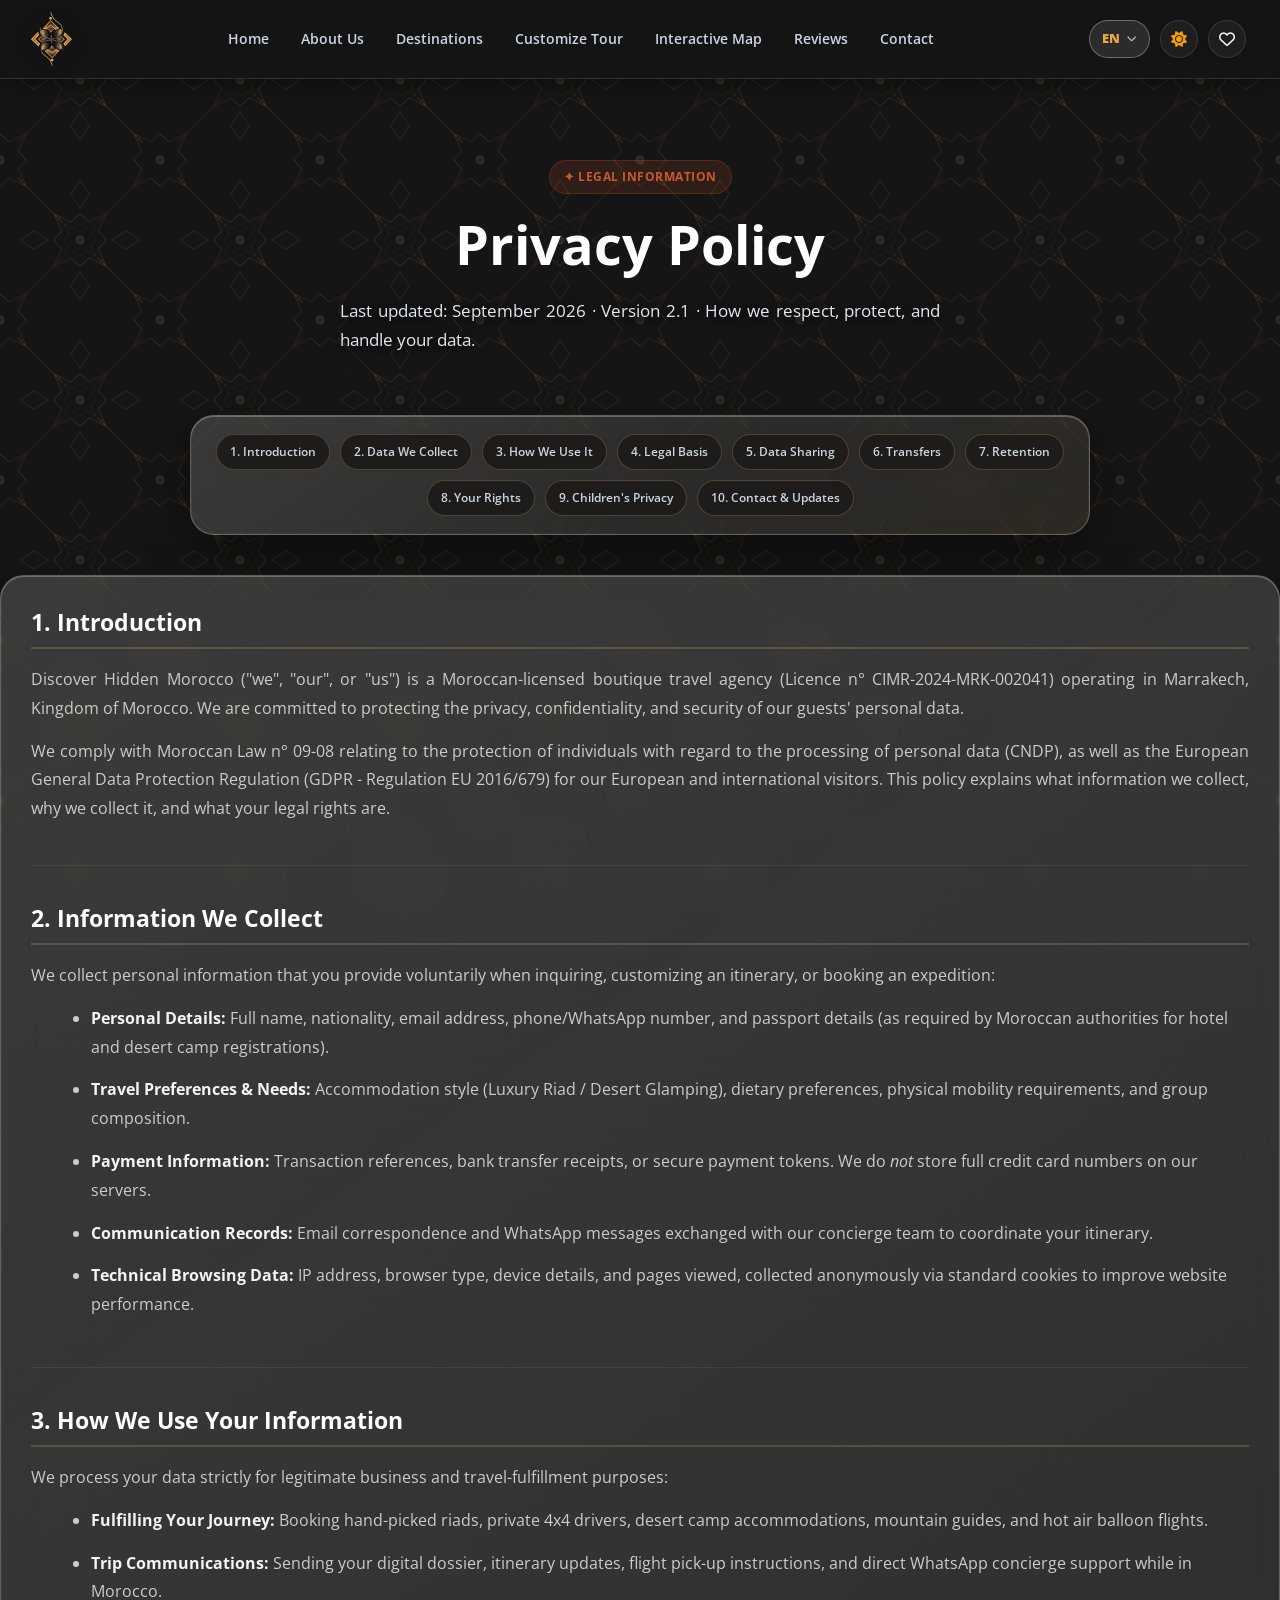
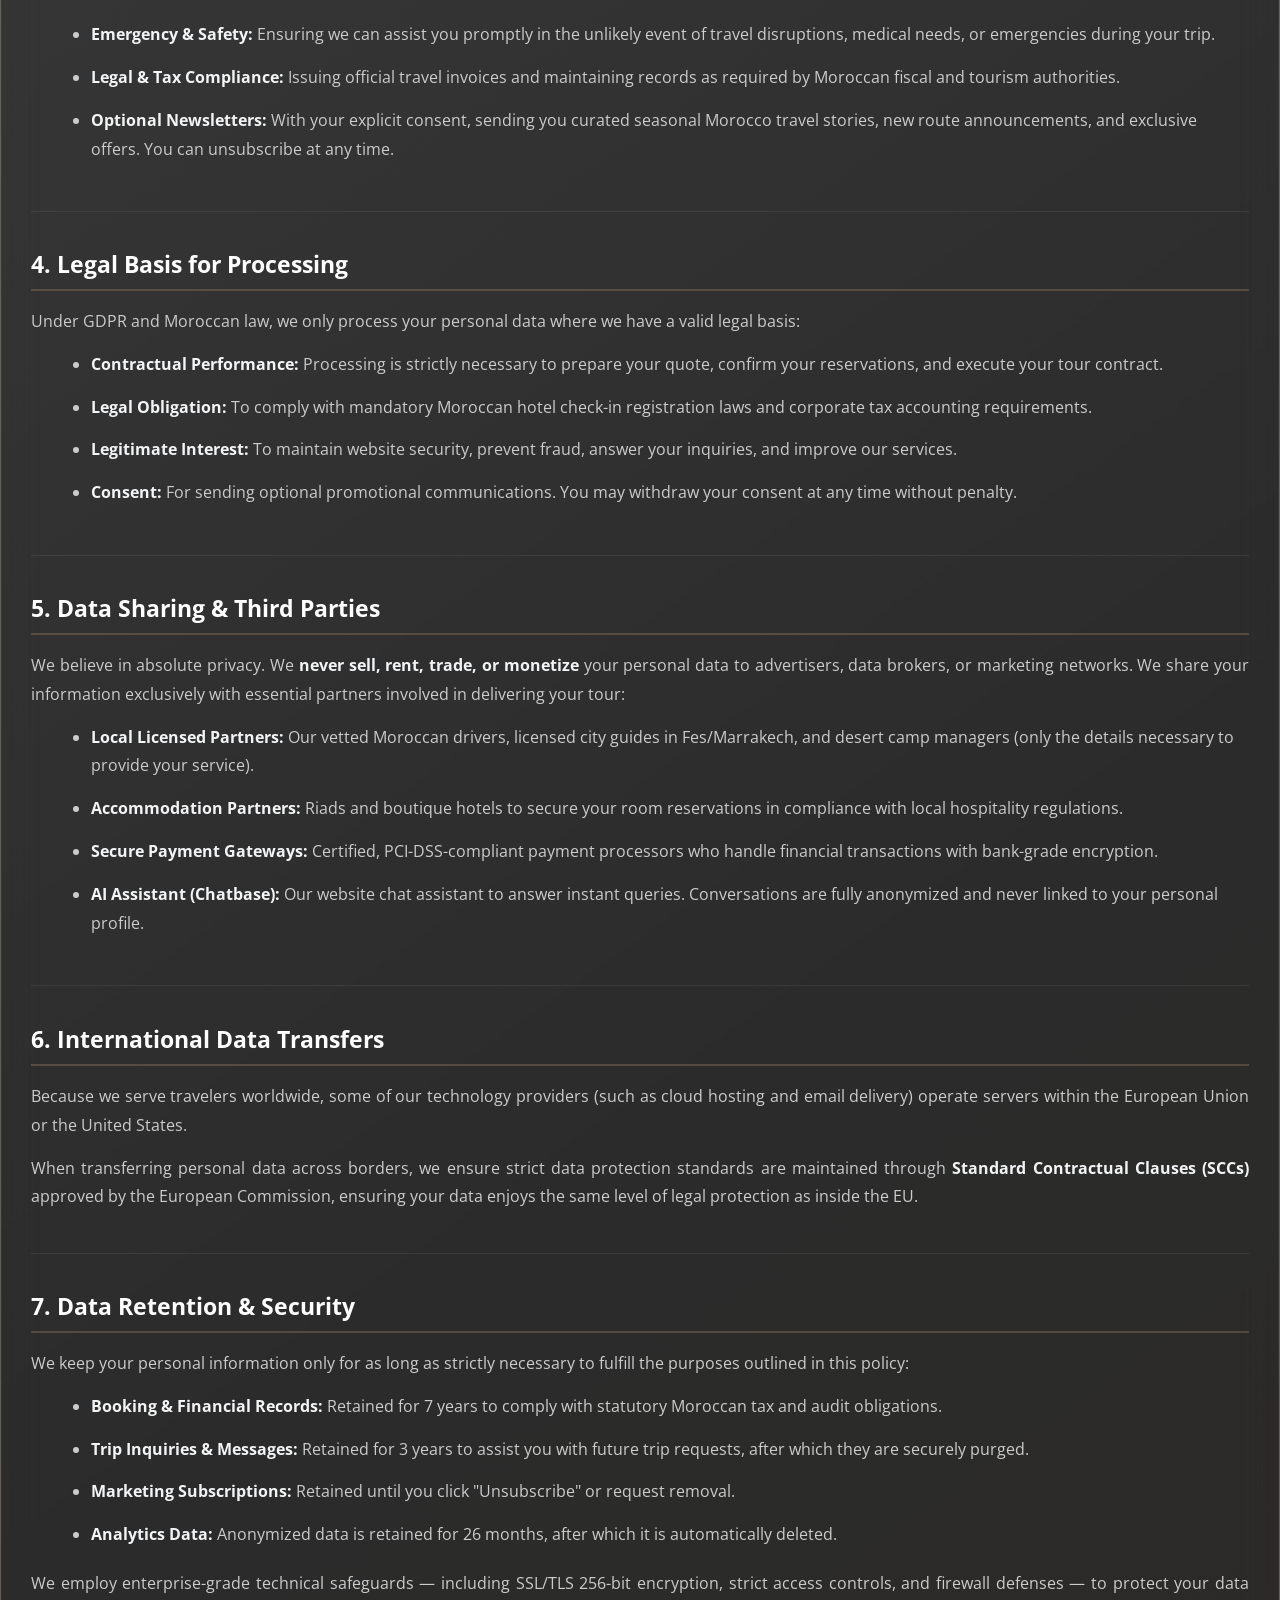
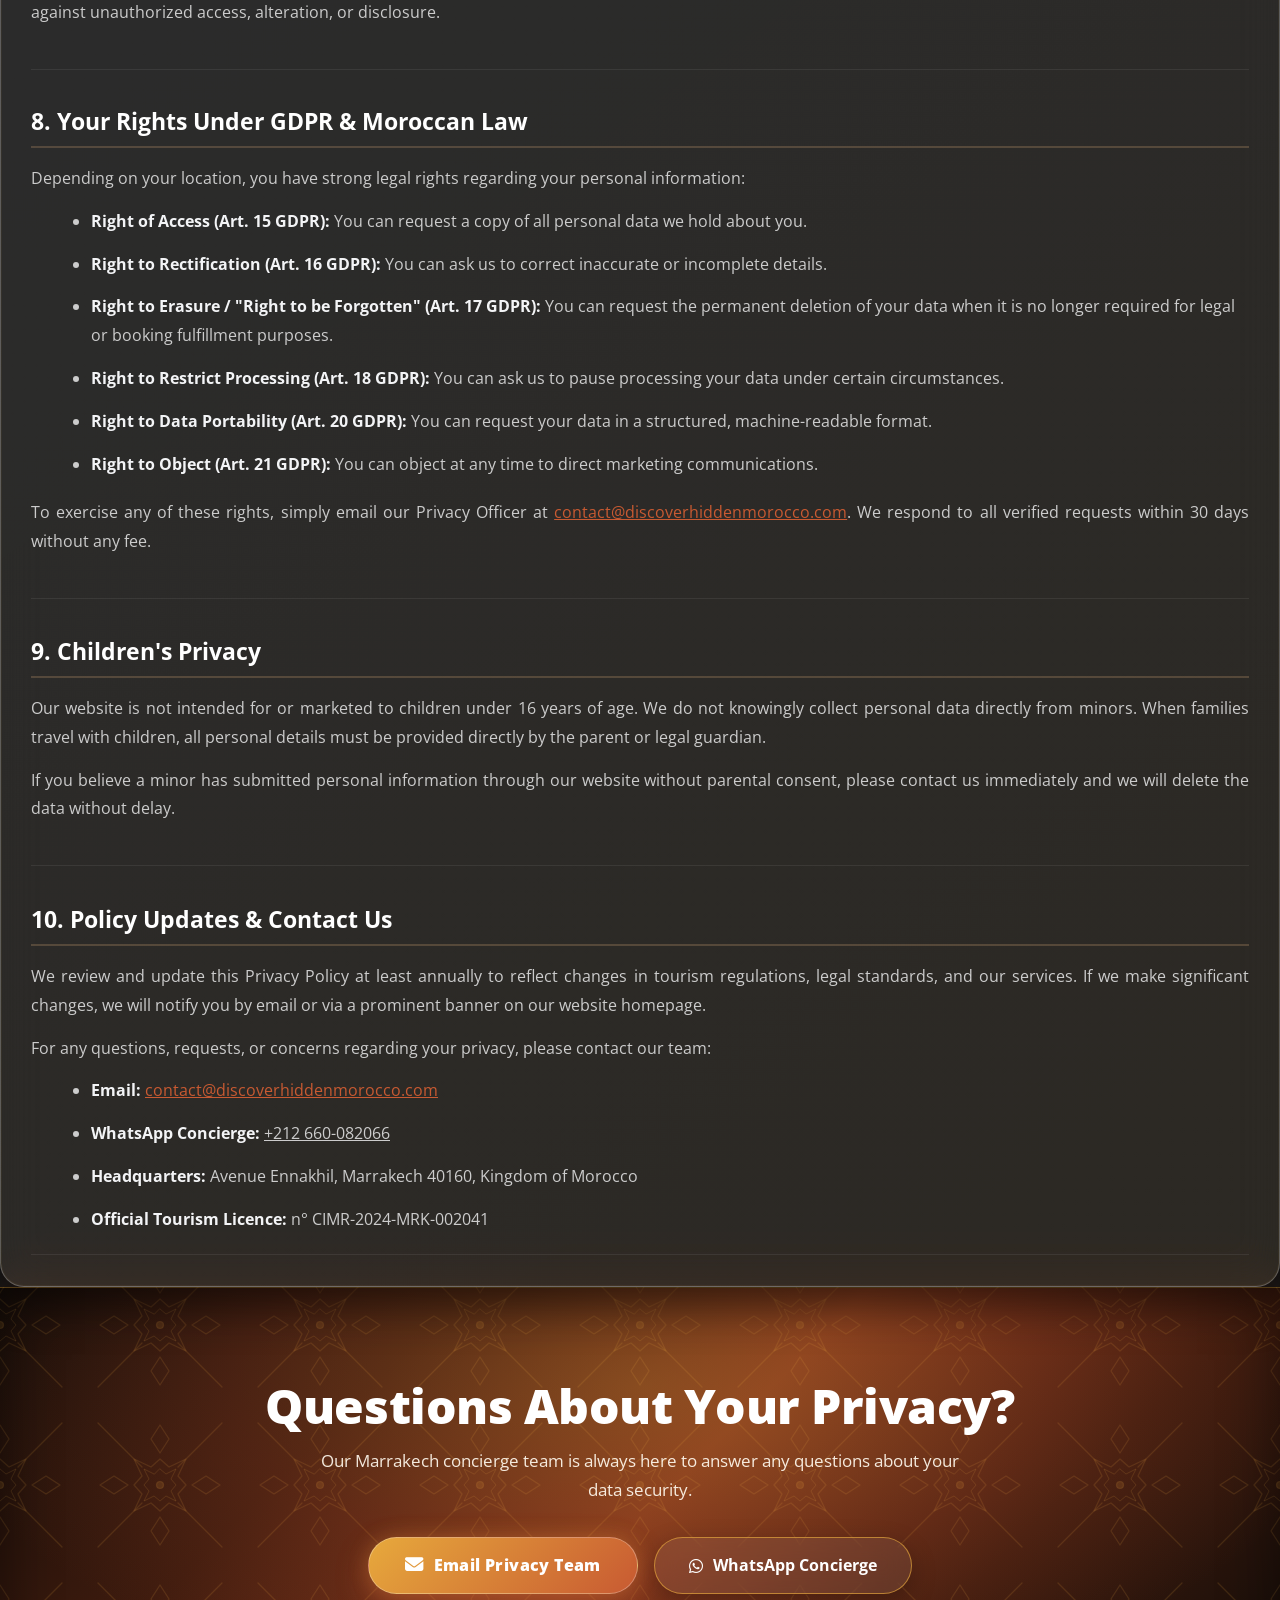
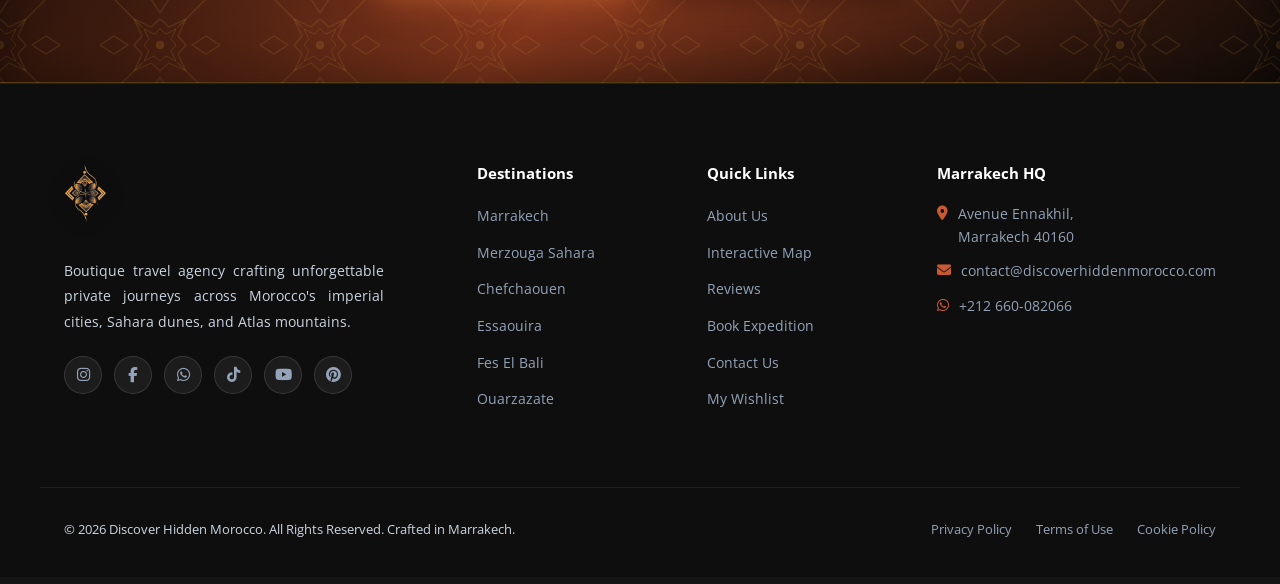
<file: privacy-policy.html>
﻿<!DOCTYPE html>
<html lang="en" data-theme="dark" style="background-color:#151515;color-scheme:dark;">

<head>
  <base href="/"> 
  <!-- Instant Cache-Busting & Legacy Service Worker Purger -->
  <script>
    (function() {
      try {
        if ('serviceWorker' in navigator) {
          navigator.serviceWorker.getRegistrations().then(function(regs) {
            regs.forEach(function(r) { r.unregister(); });
          });
        }
        if ('caches' in window) {
          caches.keys().then(function(keys) {
            keys.forEach(function(k) { caches.delete(k); });
          });
        }
      } catch (e) {}
    })();
  </script>

  <meta http-equiv="Cache-Control" content="no-cache, no-store, must-revalidate">
  <meta http-equiv="Pragma" content="no-cache">
  <meta http-equiv="Expires" content="0">
  <script>
    (function() {
      var saved = localStorage.getItem('hm_theme') || 'dark';
      document.documentElement.setAttribute('data-theme', saved);
      document.documentElement.style.backgroundColor = saved === 'dark' ? '#151515' : '#FAF7F2';
    })();
    window._lastThemeToggle = 0;
    window.toggleTheme = function(e) {
      if (e) { try { e.preventDefault(); e.stopPropagation(); } catch(err){} }
      var now = Date.now();
      if (window._lastThemeToggle && (now - window._lastThemeToggle < 350)) return;
      window._lastThemeToggle = now;

      var cur = document.documentElement.getAttribute('data-theme') || 'dark';
      var nxt = cur === 'dark' ? 'light' : 'dark';
      document.documentElement.setAttribute('data-theme', nxt);
      if (document.body) document.body.setAttribute('data-theme', nxt);
      try { localStorage.setItem('hm_theme', nxt); } catch(err){}
      if (typeof AppState !== 'undefined') AppState.theme = nxt;
      document.querySelectorAll('.theme-toggle').forEach(function(b) {
        b.innerHTML = nxt === 'dark' 
          ? '<i class="fa-solid fa-sun" style="color: #F59E0B; transition: transform 0.4s ease;"></i>' 
          : '<i class="fa-solid fa-moon" style="color: #4A5568; transition: transform 0.4s ease;"></i>';
      });
    };
    window.toggleThemeMobile = window.toggleTheme;
    var toggleTheme = window.toggleTheme;
  </script>
  <style>
    html, html[data-theme="dark"], html[data-theme="dark"] body {
      background-color: #151515 !important;
      color: #FAF7F2 !important;
    }
    html[data-theme="light"], html[data-theme="light"] body {
      background-color: #FAF7F2 !important;
      color: #151515 !important;
    }
  </style>
  
  
  
  <script id="dhm-instant-theme">
    (function () {
      try {
        if (localStorage.getItem('dhm_default_v12') !== '1') {
          localStorage.setItem('hm_theme', 'dark');
          localStorage.setItem('hm_lang', 'en');
          localStorage.setItem('dhm_default_v12', '1');
        }
        var t = localStorage.getItem('hm_theme') || 'dark';
        var d = document.documentElement;
        d.setAttribute('data-theme', t);
        d.classList.add('no-theme-transition');
        d.style.backgroundColor = (t === 'dark') ? '#151515' : '#FAF7F2';
        d.style.colorScheme = (t === 'dark') ? 'dark' : 'light';
        window.addEventListener('DOMContentLoaded', function () {
          if (document.body) document.body.setAttribute('data-theme', t);
          setTimeout(function () { d.classList.remove('no-theme-transition'); }, 120);
        });
      } catch (e) {
        document.documentElement.setAttribute('data-theme', 'dark');
      }
    })();
  </script>
  <script id="dhm-clean-urls">
    (function () {
      try {
        var p = window.location.pathname;
        if (p && p.length > 1 && p.endsWith('.html')) {
          var clean = p.replace(/\.html$/i, '');
          if (clean.toLowerCase().endsWith('/index')) clean = clean.slice(0, -6) || '/';
          window.history.replaceState(null, document.title, clean + window.location.search + window.location.hash);
        }
      } catch (e) {}

      var routeMap = {
        '/about': 'about.html',
        '/destinations': 'destinations.html',
        '/map': 'map.html',
        '/reviews': 'reviews.html',
        '/contact': 'contact.html',
        '/booking': 'booking.html',
        '/favorites': 'favorites.html',
        '/privacy-policy': 'privacy-policy.html',
        '/terms-of-use': 'terms-of-use.html',
        '/cookie-policy': 'cookie-policy.html',
        '/testimonials': 'reviews.html'
      };

      document.addEventListener('click', function (e) {
        var a = e.target.closest('a');
        if (!a) return;
        var h = a.getAttribute('href');
        if (!h) return;
        if (h.startsWith('http://') || h.startsWith('https://') || h.startsWith('mailto:') || h.startsWith('tel:') || h.startsWith('#') || h.startsWith('javascript:')) return;
        if (a.classList.contains('custom-tour-trigger') && typeof window.openCustomTourModal === 'function') return;
        var cleanPath = h.split('?')[0].split('#')[0];
        if (routeMap[cleanPath]) {
          e.preventDefault();
          var q = h.indexOf('?') !== -1 ? '?' + h.split('?')[1].split('#')[0] : '';
          var hash = h.indexOf('#') !== -1 ? '#' + h.split('#')[1] : '';
          window.location.href = routeMap[cleanPath] + q + hash;
        }
      }, true);

      // Auto-fallback for images: if requested under images/ but file is in root, auto-switch to root file
      window.addEventListener('error', function (e) {
        var t = e.target;
        if (t && t.tagName === 'IMG') {
          var src = t.getAttribute('src');
          if (src && src.includes('/') && !t.dataset.imgFallback) {
            t.dataset.imgFallback = '1';
            var file = src.split('?')[0].split('/').pop();
            t.src = file;
          }
        }
      }, true);

      function updateLangDisplay(l) {
        var code = (l || 'en').toLowerCase();
        var txt = (code === 'es') ? 'Esp' : (code === 'fr' ? 'FR' : 'EN');
        document.querySelectorAll('.lang-cur-text, #langCurText').forEach(function (b) {
          b.textContent = txt;
        });
      }

      try {
        var savedL = localStorage.getItem('hm_lang') || 'en';
        window.addEventListener('DOMContentLoaded', function () {
          updateLangDisplay(savedL);
        });
      } catch (e) {}
    })();
  </script>
<script>
    (function () {
      try {
        var p = window.location.pathname;
        var s = window.location.search || '';
        var h = window.location.hash || '';
        if (p && p.length > 1) {
          var lower = p.toLowerCase();
          // Normalize /index.html to root /
          if (lower.endsWith('/index.html') || lower === '/index.html' || lower === '/index') {
            window.history.replaceState(null, document.title, (p.replace(/\/index(\.html)?$/i, '') || '/') + s + h);
          }
        }
      } catch (e) {}
    })();
  </script>
  
  <link rel="preconnect" href="https://translate.googleapis.com">
  <link rel="preconnect" href="https://translate.google.com">
  <meta charset="UTF-8">
  <meta name="viewport" content="width=device-width, initial-scale=1">
  <title>Privacy Policy — Discover Hidden Morocco</title>
  <meta name="description"
    content="Privacy Policy for Discover Hidden Morocco. Learn how we collect, use, and protect your personal information in compliance with Moroccan Law & GDPR.">

  <!-- Open Graph / Social Media Preview Meta Tags -->
  <meta property="og:type" content="website">
  <meta property="og:url" content="https://discoverhiddenmorocco.com/privacy-policy.html">
  <meta property="og:title" content="Privacy Policy — Discover Hidden Morocco">
  <meta property="og:description" content="Privacy Policy for Discover Hidden Morocco. Learn how we collect, use, and protect your personal data.">
  <meta property="og:image" content="https://discoverhiddenmorocco.com/images/hero.jpg">
  <meta property="og:site_name" content="Discover Hidden Morocco">
  <meta property="og:locale" content="en_US">

  <!-- Twitter Card Meta Tags -->
  <meta name="twitter:card" content="summary_large_image">
  <meta name="twitter:title" content="Privacy Policy — Discover Hidden Morocco">
  <meta name="twitter:description" content="Privacy Policy for Discover Hidden Morocco. Learn how we collect, use, and protect your personal data.">
  <meta name="twitter:image" content="https://discoverhiddenmorocco.com/images/hero.jpg">

  <link rel="icon" type="image/png" href="/favicon.png">
        <link rel="preconnect" href="https://fonts.googleapis.com">
    <link rel="preconnect" href="https://fonts.gstatic.com" crossorigin>
    <link rel="preload" as="style" href="https://fonts.googleapis.com/css2?family=Open+Sans:ital,wght@0,300;0,400;0,500;0,600;0,700;0,800;1,300;1,400;1,600;1,700&display=swap">
    <link href="https://fonts.googleapis.com/css2?family=Open+Sans:ital,wght@0,300;0,400;0,500;0,600;0,700;0,800;1,300;1,400;1,600;1,700&display=swap" rel="stylesheet" media="print" onload="this.media='all'">
    <noscript></noscript>

  
  <style>
    .hn-nav {
      position: fixed;
      top: 0;
      left: 0;
      right: 0;
      z-index: 1000;
      padding: 14px 36px;
      background: var(--hm-bg-nav);
      backdrop-filter: blur(20px);
      border-bottom: 1px solid var(--hm-border);
    }

    .hn-nav-inner {
      max-width: 1340px;
      margin: 0 auto;
      display: flex;
      align-items: center;
      justify-content: space-between;
      gap: 20px;
    }

    .hn-logo {
      display: flex;
      align-items: center;
      gap: 11px;
      text-decoration: none;
    }

    .hn-logo img {
      height: 48px;
      width: auto;
      object-fit: contain;
    }

    .hn-logo-text {
      font-family: var(--hm-font-sans);
      font-size: 1.08rem;
      font-weight: 600;
      letter-spacing: 0.03em;
      color: var(--hm-text-heading);
    }

    .hn-links {
      display: flex;
      align-items: center;
      gap: 4px;
      list-style: none;
    }

    .hn-links a {
      padding: 7px 12px;
      border-radius: 99px;
      font-size: 0.875rem;
      font-weight: 600;
      color: var(--hm-text-body);
      text-decoration: none;
      transition: all 0.25s;
    }

    .hn-links a:hover,
    .hn-links a.active {
      background: var(--hm-bg-card-hover);
      color: var(--hm-terracotta);
    }

    .hn-nav-actions {
      display: flex;
      align-items: center;
      gap: 10px;
    }

    .lang-switcher {
      background: var(--hm-bg-card-hover);
      border: 1px solid var(--hm-border);
      color: var(--hm-text-body);
      padding: 7px 10px;
      border-radius: 99px;
      font-size: 0.8rem;
      font-weight: 700;
      cursor: pointer;
      outline: none;
    }

    .nav-icon-btn {
      width: 40px;
      height: 40px;
      border-radius: 50%;
      border: 1px solid var(--hm-border);
      background: var(--hm-bg-card-hover);
      color: var(--hm-text-heading);
      font-size: 1rem;
      display: flex;
      align-items: center;
      justify-content: center;
      cursor: pointer;
      text-decoration: none;
      transition: all 0.25s;
      position: relative;
    }

    .nav-icon-btn:hover {
      border-color: var(--hm-terracotta);
      color: var(--hm-terracotta);
    }

    .fav-count-badge {
      position: absolute;
      top: -4px;
      right: -4px;
      background: var(--hm-terracotta);
      color: #fff;
      font-size: 0.68rem;
      font-weight: 800;
      width: 18px;
      height: 18px;
      border-radius: 50%;
      display: none;
      align-items: center;
      justify-content: center;
      border: 2px solid #fff;
    }

    .hamburger {
      display: none;
      background: none;
      border: none;
      cursor: pointer;
      padding: 6px;
      flex-direction: column;
      justify-content: center;
      gap: 5px;
    }

    .hamburger span {
      display: block;
      width: 22px;
      height: 2px;
      background: var(--hm-text-heading);
      border-radius: 2px;
    }

    @media (max-width: 768px) {
      .hn-nav { padding: 12px 18px; }

      .hn-links {
        position: absolute;
        top: 100%;
        left: 0;
        right: 0;
        background: var(--hm-bg-nav);
        backdrop-filter: blur(20px);
        flex-direction: column;
        padding: 16px;
        gap: 4px;
        border-bottom: 1px solid var(--hm-border);
        transform: translateY(-10px);
        opacity: 0;
        pointer-events: none;
        transition: all 0.3s;
      }

      .hn-links.hn-links-open {
        transform: translateY(0);
        opacity: 1;
        pointer-events: auto;
      }

      .hn-links a {
        width: 100%;
        padding: 12px 16px;
        border-radius: 8px;
      }

      .hamburger { display: flex; }
    }

    body { background: var(--hm-bg-main); }

    /* ── Page Hero ── */
    .legal-hero {
      padding: 160px 24px 60px;
      text-align: center;
      background: linear-gradient(180deg, rgba(200, 90, 50, 0.05) 0%, transparent 100%);
    }

    .legal-hero h1 {
      font-family: var(--hm-font-sans);
      font-size: clamp(2.4rem, 5vw, 3.4rem);
      color: var(--hm-text-heading);
      margin-bottom: 16px;
    }

    .legal-hero p {
      font-size: 1.05rem;
      color: var(--hm-text-muted);
      max-width: 600px;
      margin: 0 auto;
    }

    /* ── Table of Contents ── */
    .toc-bar {
      max-width: 900px;
      margin: 0 auto 48px;
      padding: 0 24px;
      display: flex;
      flex-wrap: wrap;
      gap: 10px;
      justify-content: center;
    }

    .toc-link {
      padding: 7px 16px;
      border-radius: 99px;
      background: var(--hm-bg-card);
      border: 1.5px solid var(--hm-border);
      color: var(--hm-text-body);
      font-size: 0.82rem;
      font-weight: 600;
      text-decoration: none;
      transition: all 0.25s;
    }

    .toc-link:hover {
      background: linear-gradient(135deg, #C85A32, #E7A93C);
      color: #fff;
      border-color: transparent;
    }

    /* ── Legal Card & Sections ── */
    .legal-content {
      max-width: 900px;
      margin: 0 auto 96px;
      padding: 0 24px;
    }

    .legal-card {
      background: var(--hm-bg-card);
      border: 1px solid var(--hm-border);
      border-radius: var(--hm-radius-lg);
      padding: 44px;
      box-shadow: var(--hm-shadow-md);
    }

    .section-block {
      border-left: 4px solid #C85A32;
      padding-left: 24px;
      margin-bottom: 44px;
    }

    .section-block:last-child { margin-bottom: 0; }

    .section-title {
      display: flex;
      align-items: center;
      gap: 14px;
      margin-bottom: 16px;
      margin-top: 0;
      font-family: var(--hm-font-sans);
      font-size: 1.35rem;
      color: var(--hm-text-heading);
    }

    .section-icon {
      width: 38px;
      height: 38px;
      border-radius: 50%;
      background: linear-gradient(135deg, #C85A32, #E7A93C);
      display: flex;
      align-items: center;
      justify-content: center;
      color: #fff;
      font-size: 0.9rem;
      flex-shrink: 0;
    }

    .legal-card p,
    .legal-card li {
      font-size: 0.98rem;
      line-height: 1.8;
      color: var(--hm-text-body);
      margin-bottom: 14px;
    }

    .legal-card ul {
      margin-left: 20px;
      margin-bottom: 20px;
    }

    .legal-card a {
      color: var(--hm-terracotta);
      text-decoration: underline;
    }

    /* ── CTA Strip ── */
    .privacy-cta {
      background: linear-gradient(135deg, #C85A32 0%, #E7A93C 100%);
      padding: 72px 24px;
      text-align: center;
    }

    .privacy-cta h2 {
      font-size: 2rem;
      color: #fff;
      margin-bottom: 14px;
      font-family: var(--hm-font-sans);
    }

    .privacy-cta p {
      color: rgba(255,255,255,0.85);
      margin-bottom: 32px;
      font-size: 1.05rem;
    }

    .privacy-cta-btns {
      display: flex;
      gap: 16px;
      justify-content: center;
      flex-wrap: wrap;
    }

    .btn-cta-white {
      display: inline-flex;
      align-items: center;
      gap: 8px;
      padding: 13px 30px;
      border-radius: 99px;
      background: #fff;
      color: #C85A32 !important;
      font-weight: 700;
      font-size: 0.95rem;
      text-decoration: none !important;
      transition: all 0.25s;
      box-shadow: 0 8px 25px rgba(0,0,0,0.15);
    }

    .btn-cta-outline {
      display: inline-flex;
      align-items: center;
      gap: 8px;
      padding: 13px 30px;
      border-radius: 99px;
      background: transparent;
      color: #fff !important;
      border: 2px solid rgba(255,255,255,0.7);
      font-weight: 700;
      font-size: 0.95rem;
      text-decoration: none !important;
      transition: all 0.25s;
    }

    .btn-cta-white:hover { transform: translateY(-2px); }
    .btn-cta-outline:hover { background: rgba(255,255,255,0.15); }

    /* ── Footer ── */
    .footer {
      background: var(--hm-bg-footer);
      color: #94A3B8;
      padding: 60px 24px 36px;
    }

    .footer-inner {
      max-width: 1340px;
      margin: 0 auto;
      display: grid;
      grid-template-columns: 2fr 1fr 1fr 1fr;
      gap: 48px;
      margin-bottom: 48px;
    }

    .footer-brand p { font-size: 0.9rem; line-height: 1.7; margin-bottom: 20px; }

    .footer-socials { display: flex; gap: 12px; }

    .footer-socials a {
      width: 38px; height: 38px;
      border-radius: 50%;
      background: rgba(255, 255, 255, 0.06);
      border: 1px solid rgba(255, 255, 255, 0.1);
      color: #94A3B8;
      display: flex; align-items: center; justify-content: center;
      text-decoration: none;
      transition: all 0.25s;
    }

    .footer-socials a:hover { background: var(--hm-terracotta); border-color: var(--hm-terracotta); color: #fff; }

    .footer-col h4 { color: #fff; font-size: 0.95rem; font-weight: 700; margin-bottom: 20px; }
    .footer-col ul { list-style: none; padding: 0; }
    .footer-col ul li { margin-bottom: 11px; }
    .footer-col ul li a { color: #94A3B8; font-size: 0.88rem; text-decoration: none; transition: color 0.25s; }
    .footer-col ul li a:hover { color: var(--hm-gold); }

    .footer-contact-item { display: flex; gap: 10px; align-items: flex-start; margin-bottom: 12px; font-size: 0.88rem; }
    .footer-contact-item i { color: var(--hm-terracotta); margin-top: 3px; }

    .footer-bottom {
      border-top: 1px solid rgba(255, 255, 255, 0.08);
      padding-top: 30px;
      display: flex;
      justify-content: space-between;
      align-items: center;
      font-size: 0.84rem;
      max-width: 1340px;
      margin: 0 auto;
    }

    .footer-bottom-links { display: flex; gap: 24px; }
    .footer-bottom-links a { color: #94A3B8; text-decoration: none; transition: color 0.25s; }
    .footer-bottom-links a:hover { color: var(--hm-gold); }

    @media (max-width: 900px) {
      .footer-inner { grid-template-columns: 1fr; gap: 36px; }
      .footer-bottom { flex-direction: column; gap: 16px; text-align: center; }
    }

    @media (max-width: 640px) {
      .legal-card { padding: 28px 20px; }
    }
  
/* ==============================================================================
   CLEAN LUXURY EDITORIAL TYPOGRAPHY - ZERO GAPS BETWEEN WORDS
   ============================================================================== */
/* Body text & content paragraphs justified ("star 3bar 1"), flush left and flush right */
p,
.story-text p,
.story-inner p,
.story-section p,
.destination-article p,
.article-content p,
.article-intro,
.legal-card p,
.section-block p,
.legal-content p,
.story-paragraph,
.about-text p,
.about-content p,
.travel-form-left p,
.details-content p,
.modal-desc p,
.modal-body p {
  text-align: justify !important;
  text-justify: inter-word !important;
  text-align-last: left !important;
  hyphens: auto !important;
  -webkit-hyphens: auto !important;
  word-spacing: normal !important;
  letter-spacing: normal !important;
  line-height: 1.75 !important;
}

/* Narrow cards, review quotes, and small widgets */
.card p,
.destination-card p,
.exp-card p,
.exp-cat-body p,
.exp-desc,
.why-card p,
.feature-item p,
.feature-content p,
.review-card p,
.review-text,
.travel-item p,
.hmp-desc,
.acc-desc,
.value-card p,
.team-card p {
  text-align: left !important;
  text-align-last: left !important;
  word-spacing: normal !important;
  letter-spacing: normal !important;
  line-height: 1.65 !important;
  text-wrap: pretty;
}

/* Headings, hero banners, badges, and CTAs centered */
.hero-title,
.hero-title *,
.hero-subtitle,
.section-header h2,
.section-header p,
.dest-clean-header h1,
.dest-clean-header p,
.dest-clean-eyebrow,
.dest-clean-subtitle,
.badge,
.text-center,
.text-center p,
.cta-banner h2,
.cta-banner p,
.privacy-cta h2,
.privacy-cta p,
.page-hero h1,
.page-hero p {
  text-align: center !important;
  text-align-last: center !important;
}

  

/* ==============================================================================
   UNIVERSAL UNIFIED TYPOGRAPHY — OPEN SANS (MARRAKECH ARTICLE STYLE)
   ============================================================================== */
:root {
  --hm-font-sans: 'Open Sans', Arial, sans-serif !important;
  --hm-font-serif: 'Open Sans', Arial, sans-serif !important;
  --hm-font-display: 'Open Sans', Arial, sans-serif !important;
  --hm-font-body: 'Open Sans', Arial, sans-serif !important;
}

body,
h1, h2, h3, h4, h5, h6,
p, a, button, input, select, textarea, label,
.hn-links a, .hn-logo-text, .badge,
.hero-title, .hero-subtitle, .page-hero h1, .page-hero p,
.section-header h2, .section-header p,
.story-text h2, .story-text p, .story-stat-val,
.card-header-block h2, .card-header-block p,
.dest-clean-header h1, .dest-clean-header p,
.destination-article, .destination-article *:not(.fa, .fas, .far, .fal, .fad, .fab, .fa-solid, .fa-regular, .fa-brands, [class*="fa-"], i) {
  font-family: 'Open Sans', Arial, sans-serif !important;
}

  </style>
  
  <link rel="stylesheet" href="/theme.css?v=20261026_v41">
  <link rel="stylesheet" href="https://cdnjs.cloudflare.com/ajax/libs/font-awesome/6.5.1/css/all.min.css">
</head>

<body>
  <!-- Hidden Google Translate Element -->
  <div id="google_translate_element" style="display:none;" class="notranslate"></div>

  <div class="drawer-backdrop" onclick="toggleMobileMenu()"></div>
  <!-- HEADER / NAVBAR -->
  <nav class="hn-nav" id="siteNav">
    <div class="hn-nav-inner">
      <a href="/" class="hn-logo"><img src="logo-icon.png" alt="Discover Hidden Morocco" width="48" height="48" decoding="async" loading="lazy"><span
          class="hn-logo-text">Discover Hidden Morocco</span></a>

      <ul class="hn-links" id="navLinks">
        <li><a href="/" data-i18n="nav_home">Home</a></li>
        <li><a href="/about" data-i18n="nav_about">About Us</a></li>
        <li><a href="/destinations" data-i18n="nav_destinations">Destinations</a></li>
        <li><a href="#" class="custom-tour-trigger" onclick="window.openCustomTourModal && window.openCustomTourModal(); return false;" data-i18n="nav_customize">Customize Tour</a></li>
        <li><a href="/map" data-i18n="nav_map">Interactive Map</a></li>
        <li><a href="/reviews" data-i18n="nav_reviews">Reviews</a></li>
        <li><a href="/contact" data-i18n="nav_contact">Contact</a></li>

        <!-- MORE SETTINGS Section -->
        <li class="mobile-only-settings-row">
          <div class="mobile-settings-title">MORE SETTINGS</div>
          <div class="mobile-settings-icons">
            <div class="setting-icon-item lang-item">
              <i class="fa-solid fa-globe"></i>
              <select class="mobile-lang-select" onchange="setLanguage(this.value)" aria-label="Language">
            <option value="en">EN</option>
            <option value="fr">FR</option>
            <option value="es">ES</option>
              </select>
            </div>
            <button class="setting-icon-item theme-toggle" onclick="toggleTheme(event)" aria-label="Toggle Theme">
              <span class="theme-toggle-icon"><i class="fa-solid fa-sun" style="color: #F59E0B;"></i></span>
            </button>
            <a href="/favorites" class="setting-icon-item wishlist-item" aria-label="Wishlist">
              <i class="fa-regular fa-heart"></i>
              <span class="wishlist-badge">0</span>
            </a>
          </div>
        </li>
      </ul>

            <div class="hn-actions">
        <!-- Luxury Language Dropdown -->
        <div class="lang-dropdown-wrapper" id="langDropdownWrapper">
          <button type="button" class="lang-toggle-btn" id="langToggleBtn" onclick="window.toggleLangMenu(event)" aria-label="Select Language" aria-expanded="false">
            <span class="lang-current-code" id="langCurText">EN</span>
            <i class="fa-solid fa-chevron-down lang-chevron"></i>
          </button>
          <div class="lang-dropdown-menu" id="langDropdownMenu" role="menu">
            <button type="button" class="lang-dropdown-item is-selected" data-lang="en" onclick="window.selectAppLanguage('en', event)">
              <span class="lang-item-flag">🇬🇧</span>
              <span class="lang-item-name">English</span>
              <span class="lang-item-code">EN</span>
              <i class="fa-solid fa-check lang-item-check"></i>
            </button>
            <button type="button" class="lang-dropdown-item" data-lang="fr" onclick="window.selectAppLanguage('fr', event)">
              <span class="lang-item-flag">🇫🇷</span>
              <span class="lang-item-name">Français</span>
              <span class="lang-item-code">FR</span>
              <i class="fa-solid fa-check lang-item-check"></i>
            </button>
            <button type="button" class="lang-dropdown-item" data-lang="es" onclick="window.selectAppLanguage('es', event)">
              <span class="lang-item-flag">🇪🇸</span>
              <span class="lang-item-name">Español</span>
              <span class="lang-item-code">Esp</span>
              <i class="fa-solid fa-check lang-item-check"></i>
            </button>
          </div>
        </div>

        <!-- Mode Sombre / Claire Toggle Button -->
        <button class="nav-icon-btn theme-toggle" onclick="toggleTheme(event)" aria-label="Toggle Theme" title="Toggle Theme">
          <i class="fa-solid fa-sun" style="color: #F59E0B;"></i>
        </button>

        <!-- Wishlist / Favorites Button -->
        <a href="/favorites" class="nav-icon-btn nav-fav-btn" aria-label="Favorites" title="Favorites">
          <i class="fa-regular fa-heart"></i>
          <span class="fav-count-badge" id="favCountBadge">0</span>
        </a>

        <!-- Hamburger Menu Button -->
        <button class="hamburger" id="hamburgerBtn" aria-label="Toggle Menu" onclick="toggleMobileMenu()">
          <span></span><span></span><span></span>
        </button>
      </div>
    </div>
  </nav>

  <header class="legal-hero">
    <span class="badge badge-terracotta" style="margin-bottom: 16px;">✦ Legal Information</span>
    <h1>Privacy Policy</h1>
      <div class="moroccan-divider"></div>
    <p>Last updated: September 2026 &middot; Version 2.1 &middot; How we respect, protect, and handle your data.</p>
  </header>

  <!-- Table of Contents -->
  <nav class="toc-bar" aria-label="Page sections">
    <a href="#s1" class="toc-link">1. Introduction</a>
    <a href="#s2" class="toc-link">2. Data We Collect</a>
    <a href="#s3" class="toc-link">3. How We Use It</a>
    <a href="#s4" class="toc-link">4. Legal Basis</a>
    <a href="#s5" class="toc-link">5. Data Sharing</a>
    <a href="#s6" class="toc-link">6. Transfers</a>
    <a href="#s7" class="toc-link">7. Retention</a>
    <a href="#s8" class="toc-link">8. Your Rights</a>
    <a href="#s9" class="toc-link">9. Children's Privacy</a>
    <a href="#s10" class="toc-link">10. Contact & Updates</a>
  </nav>

  <main class="legal-content">
    <div class="legal-card destination-article">

      <div class="section-block">
        <h2 class="section-title" id="s1">
          <span class="section-icon"><i class="fa-solid fa-shield-halved"></i></span>
          1. Introduction
        </h2>
        <p>Discover Hidden Morocco ("we", "our", or "us") is a Moroccan-licensed boutique travel agency (Licence n° CIMR-2024-MRK-002041) operating in Marrakech, Kingdom of Morocco. We are committed to protecting the privacy, confidentiality, and security of our guests' personal data.</p>
        <p>We comply with Moroccan Law n° 09-08 relating to the protection of individuals with regard to the processing of personal data (CNDP), as well as the European General Data Protection Regulation (GDPR - Regulation EU 2016/679) for our European and international visitors. This policy explains what information we collect, why we collect it, and what your legal rights are.</p>
      </div>

      <div class="section-block">
        <h2 class="section-title" id="s2">
          <span class="section-icon"><i class="fa-solid fa-database"></i></span>
          2. Information We Collect
        </h2>
        <p>We collect personal information that you provide voluntarily when inquiring, customizing an itinerary, or booking an expedition:</p>
        <ul>
          <li><strong>Personal Details:</strong> Full name, nationality, email address, phone/WhatsApp number, and passport details (as required by Moroccan authorities for hotel and desert camp registrations).</li>
          <li><strong>Travel Preferences & Needs:</strong> Accommodation style (Luxury Riad / Desert Glamping), dietary preferences, physical mobility requirements, and group composition.</li>
          <li><strong>Payment Information:</strong> Transaction references, bank transfer receipts, or secure payment tokens. We do <em>not</em> store full credit card numbers on our servers.</li>
          <li><strong>Communication Records:</strong> Email correspondence and WhatsApp messages exchanged with our concierge team to coordinate your itinerary.</li>
          <li><strong>Technical Browsing Data:</strong> IP address, browser type, device details, and pages viewed, collected anonymously via standard cookies to improve website performance.</li>
        </ul>
      </div>

      <div class="section-block">
        <h2 class="section-title" id="s3">
          <span class="section-icon"><i class="fa-solid fa-gears"></i></span>
          3. How We Use Your Information
        </h2>
        <p>We process your data strictly for legitimate business and travel-fulfillment purposes:</p>
        <ul>
          <li><strong>Fulfilling Your Journey:</strong> Booking hand-picked riads, private 4x4 drivers, desert camp accommodations, mountain guides, and hot air balloon flights.</li>
          <li><strong>Trip Communications:</strong> Sending your digital dossier, itinerary updates, flight pick-up instructions, and direct WhatsApp concierge support while in Morocco.</li>
          <li><strong>Emergency & Safety:</strong> Ensuring we can assist you promptly in the unlikely event of travel disruptions, medical needs, or emergencies during your trip.</li>
          <li><strong>Legal & Tax Compliance:</strong> Issuing official travel invoices and maintaining records as required by Moroccan fiscal and tourism authorities.</li>
          <li><strong>Optional Newsletters:</strong> With your explicit consent, sending you curated seasonal Morocco travel stories, new route announcements, and exclusive offers. You can unsubscribe at any time.</li>
        </ul>
      </div>

      <div class="section-block">
        <h2 class="section-title" id="s4">
          <span class="section-icon"><i class="fa-solid fa-scale-balanced"></i></span>
          4. Legal Basis for Processing
        </h2>
        <p>Under GDPR and Moroccan law, we only process your personal data where we have a valid legal basis:</p>
        <ul>
          <li><strong>Contractual Performance:</strong> Processing is strictly necessary to prepare your quote, confirm your reservations, and execute your tour contract.</li>
          <li><strong>Legal Obligation:</strong> To comply with mandatory Moroccan hotel check-in registration laws and corporate tax accounting requirements.</li>
          <li><strong>Legitimate Interest:</strong> To maintain website security, prevent fraud, answer your inquiries, and improve our services.</li>
          <li><strong>Consent:</strong> For sending optional promotional communications. You may withdraw your consent at any time without penalty.</li>
        </ul>
      </div>

      <div class="section-block">
        <h2 class="section-title" id="s5">
          <span class="section-icon"><i class="fa-solid fa-handshake"></i></span>
          5. Data Sharing & Third Parties
        </h2>
        <p>We believe in absolute privacy. We <strong>never sell, rent, trade, or monetize</strong> your personal data to advertisers, data brokers, or marketing networks. We share your information exclusively with essential partners involved in delivering your tour:</p>
        <ul>
          <li><strong>Local Licensed Partners:</strong> Our vetted Moroccan drivers, licensed city guides in Fes/Marrakech, and desert camp managers (only the details necessary to provide your service).</li>
          <li><strong>Accommodation Partners:</strong> Riads and boutique hotels to secure your room reservations in compliance with local hospitality regulations.</li>
          <li><strong>Secure Payment Gateways:</strong> Certified, PCI-DSS-compliant payment processors who handle financial transactions with bank-grade encryption.</li>
          <li><strong>AI Assistant (Chatbase):</strong> Our website chat assistant to answer instant queries. Conversations are fully anonymized and never linked to your personal profile.</li>
        </ul>
      </div>

      <div class="section-block">
        <h2 class="section-title" id="s6">
          <span class="section-icon"><i class="fa-solid fa-globe"></i></span>
          6. International Data Transfers
        </h2>
        <p>Because we serve travelers worldwide, some of our technology providers (such as cloud hosting and email delivery) operate servers within the European Union or the United States.</p>
        <p>When transferring personal data across borders, we ensure strict data protection standards are maintained through <strong>Standard Contractual Clauses (SCCs)</strong> approved by the European Commission, ensuring your data enjoys the same level of legal protection as inside the EU.</p>
      </div>

      <div class="section-block">
        <h2 class="section-title" id="s7">
          <span class="section-icon"><i class="fa-solid fa-clock-rotate-left"></i></span>
          7. Data Retention & Security
        </h2>
        <p>We keep your personal information only for as long as strictly necessary to fulfill the purposes outlined in this policy:</p>
        <ul>
          <li><strong>Booking & Financial Records:</strong> Retained for 7 years to comply with statutory Moroccan tax and audit obligations.</li>
          <li><strong>Trip Inquiries & Messages:</strong> Retained for 3 years to assist you with future trip requests, after which they are securely purged.</li>
          <li><strong>Marketing Subscriptions:</strong> Retained until you click "Unsubscribe" or request removal.</li>
          <li><strong>Analytics Data:</strong> Anonymized data is retained for 26 months, after which it is automatically deleted.</li>
        </ul>
        <p>We employ enterprise-grade technical safeguards — including SSL/TLS 256-bit encryption, strict access controls, and firewall defenses — to protect your data against unauthorized access, alteration, or disclosure.</p>
      </div>

      <div class="section-block">
        <h2 class="section-title" id="s8">
          <span class="section-icon"><i class="fa-solid fa-user-shield"></i></span>
          8. Your Rights Under GDPR & Moroccan Law
        </h2>
        <p>Depending on your location, you have strong legal rights regarding your personal information:</p>
        <ul>
          <li><strong>Right of Access (Art. 15 GDPR):</strong> You can request a copy of all personal data we hold about you.</li>
          <li><strong>Right to Rectification (Art. 16 GDPR):</strong> You can ask us to correct inaccurate or incomplete details.</li>
          <li><strong>Right to Erasure / "Right to be Forgotten" (Art. 17 GDPR):</strong> You can request the permanent deletion of your data when it is no longer required for legal or booking fulfillment purposes.</li>
          <li><strong>Right to Restrict Processing (Art. 18 GDPR):</strong> You can ask us to pause processing your data under certain circumstances.</li>
          <li><strong>Right to Data Portability (Art. 20 GDPR):</strong> You can request your data in a structured, machine-readable format.</li>
          <li><strong>Right to Object (Art. 21 GDPR):</strong> You can object at any time to direct marketing communications.</li>
        </ul>
        <p>To exercise any of these rights, simply email our Privacy Officer at <a href="mailto:contact@discoverhiddenmorocco.com">contact@discoverhiddenmorocco.com</a>. We respond to all verified requests within 30 days without any fee.</p>
      </div>

      <div class="section-block">
        <h2 class="section-title" id="s9">
          <span class="section-icon"><i class="fa-solid fa-child"></i></span>
          9. Children's Privacy
        </h2>
        <p>Our website is not intended for or marketed to children under 16 years of age. We do not knowingly collect personal data directly from minors. When families travel with children, all personal details must be provided directly by the parent or legal guardian.</p>
        <p>If you believe a minor has submitted personal information through our website without parental consent, please contact us immediately and we will delete the data without delay.</p>
      </div>

      <div class="section-block">
        <h2 class="section-title" id="s10">
          <span class="section-icon"><i class="fa-solid fa-envelope"></i></span>
          10. Policy Updates & Contact Us
        </h2>
        <p>We review and update this Privacy Policy at least annually to reflect changes in tourism regulations, legal standards, and our services. If we make significant changes, we will notify you by email or via a prominent banner on our website homepage.</p>
        <p>For any questions, requests, or concerns regarding your privacy, please contact our team:</p>
        <ul>
          <li><strong>Email:</strong> <a href="mailto:contact@discoverhiddenmorocco.com">contact@discoverhiddenmorocco.com</a></li>
          <li><strong>WhatsApp Concierge:</strong> <a href="https://wa.me/212660082066" target="_blank" rel="noopener">+212 660-082066</a></li>
          <li><strong>Headquarters:</strong> Avenue Ennakhil, Marrakech 40160, Kingdom of Morocco</li>
          <li><strong>Official Tourism Licence:</strong> n° CIMR-2024-MRK-002041</li>
        </ul>
      </div>

    </div>
  </main>

  <!-- CTA Strip -->
  <section class="privacy-cta">
    <h2>Questions About Your Privacy?</h2>
    <div class="moroccan-divider"></div>
    <p>Our Marrakech concierge team is always here to answer any questions about your data security.</p>
    <div class="privacy-cta-btns">
      <a href="mailto:contact@discoverhiddenmorocco.com" class="btn-cta-white">
        <i class="fa-solid fa-envelope"></i> Email Privacy Team
      </a>
      <a href="https://wa.me/212660082066" target="_blank" rel="noopener" class="btn-cta-outline">
        <i class="fab fa-whatsapp"></i> WhatsApp Concierge
      </a>
    </div>
  </section>

  <footer class="footer">
    <div class="footer-inner">
      <div class="footer-brand">
        <a href="/" class="hn-logo" style="margin-bottom: 18px;">
          <img src="logo-icon.png" alt="Discover Hidden Morocco" decoding="async">
          <span class="hn-logo-text">Discover Hidden Morocco</span>
        </a>
        <p>Boutique travel agency crafting unforgettable private journeys across Morocco's imperial cities, Sahara dunes, and Atlas mountains.</p>
        <div class="footer-socials">
          <a href="https://www.instagram.com/discover_hidden_morocco/" target="_blank" rel="noopener noreferrer" aria-label="Instagram"><i class="fab fa-instagram"></i></a>
          <a href="https://www.facebook.com/discoverhiddenmorocco" target="_blank" rel="noopener noreferrer" aria-label="Facebook"><i class="fab fa-facebook-f"></i></a>
          <a href="https://wa.me/212660082066" target="_blank" rel="noopener noreferrer" aria-label="WhatsApp"><i class="fab fa-whatsapp"></i></a>
          <a href="https://www.tiktok.com/@discover_hidden_morocco" target="_blank" rel="noopener noreferrer" aria-label="TikTok"><i class="fab fa-tiktok"></i></a>
          <a href="https://www.youtube.com/@discoverhiddenmorocco" target="_blank" rel="noopener noreferrer" aria-label="YouTube"><i class="fab fa-youtube"></i></a>
          <a href="https://fr.pinterest.com/DiscoverHiddenMorocco/" target="_blank" rel="noopener noreferrer" aria-label="Pinterest"><i class="fab fa-pinterest"></i></a>
        </div>
      </div>

      <div class="footer-col">
        <h4>Destinations</h4>
        <ul>
          <li><a href="/destinations#marrakech">Marrakech</a></li>
          <li><a href="/destinations#merzouga">Merzouga Sahara</a></li>
          <li><a href="/destinations#chefchaouen">Chefchaouen</a></li>
          <li><a href="/destinations#essaouira">Essaouira</a></li>
          <li><a href="/destinations#fes">Fes El Bali</a></li>
          <li><a href="/destinations#ouarzazate">Ouarzazate</a></li>
        </ul>
      </div>

      <div class="footer-col">
        <h4>Quick Links</h4>
        <ul>
          <li><a href="/about">About Us</a></li>
          <li><a href="/map">Interactive Map</a></li>
          <li><a href="/reviews">Reviews</a></li>
          <li><a href="/booking">Book Expedition</a></li>
          <li><a href="/contact">Contact Us</a></li>
          <li><a href="/favorites">My Wishlist</a></li>
        </ul>
      </div>

      <div class="footer-col">
        <h4>Marrakech HQ</h4>
        <div class="footer-contact-item">
          <i class="fa-solid fa-location-dot"></i>
          <span>Avenue Ennakhil,<br>Marrakech 40160</span>
        </div>
        <div class="footer-contact-item">
          <i class="fa-solid fa-envelope"></i>
          <a href="mailto:contact@discoverhiddenmorocco.com" style="color: inherit; text-decoration: none;">contact@discoverhiddenmorocco.com</a>
        </div>
        <div class="footer-contact-item">
          <i class="fab fa-whatsapp"></i>
          <a href="https://wa.me/212660082066" target="_blank" style="color: inherit; text-decoration: none;">+212 660-082066</a>
        </div>
      </div>
    </div>

    <div class="footer-bottom">
      <p>© 2026 Discover Hidden Morocco. All Rights Reserved. Crafted in Marrakech.</p>
      <div class="footer-bottom-links">
        <a href="/privacy-policy">Privacy Policy</a>
        <a href="/terms-of-use">Terms of Use</a>
        <a href="/cookie-policy">Cookie Policy</a>
      </div>
    </div>
  </footer>

    <script src="/script.js?v=20261026_v41" defer></script>
</body>

</html>
</file>
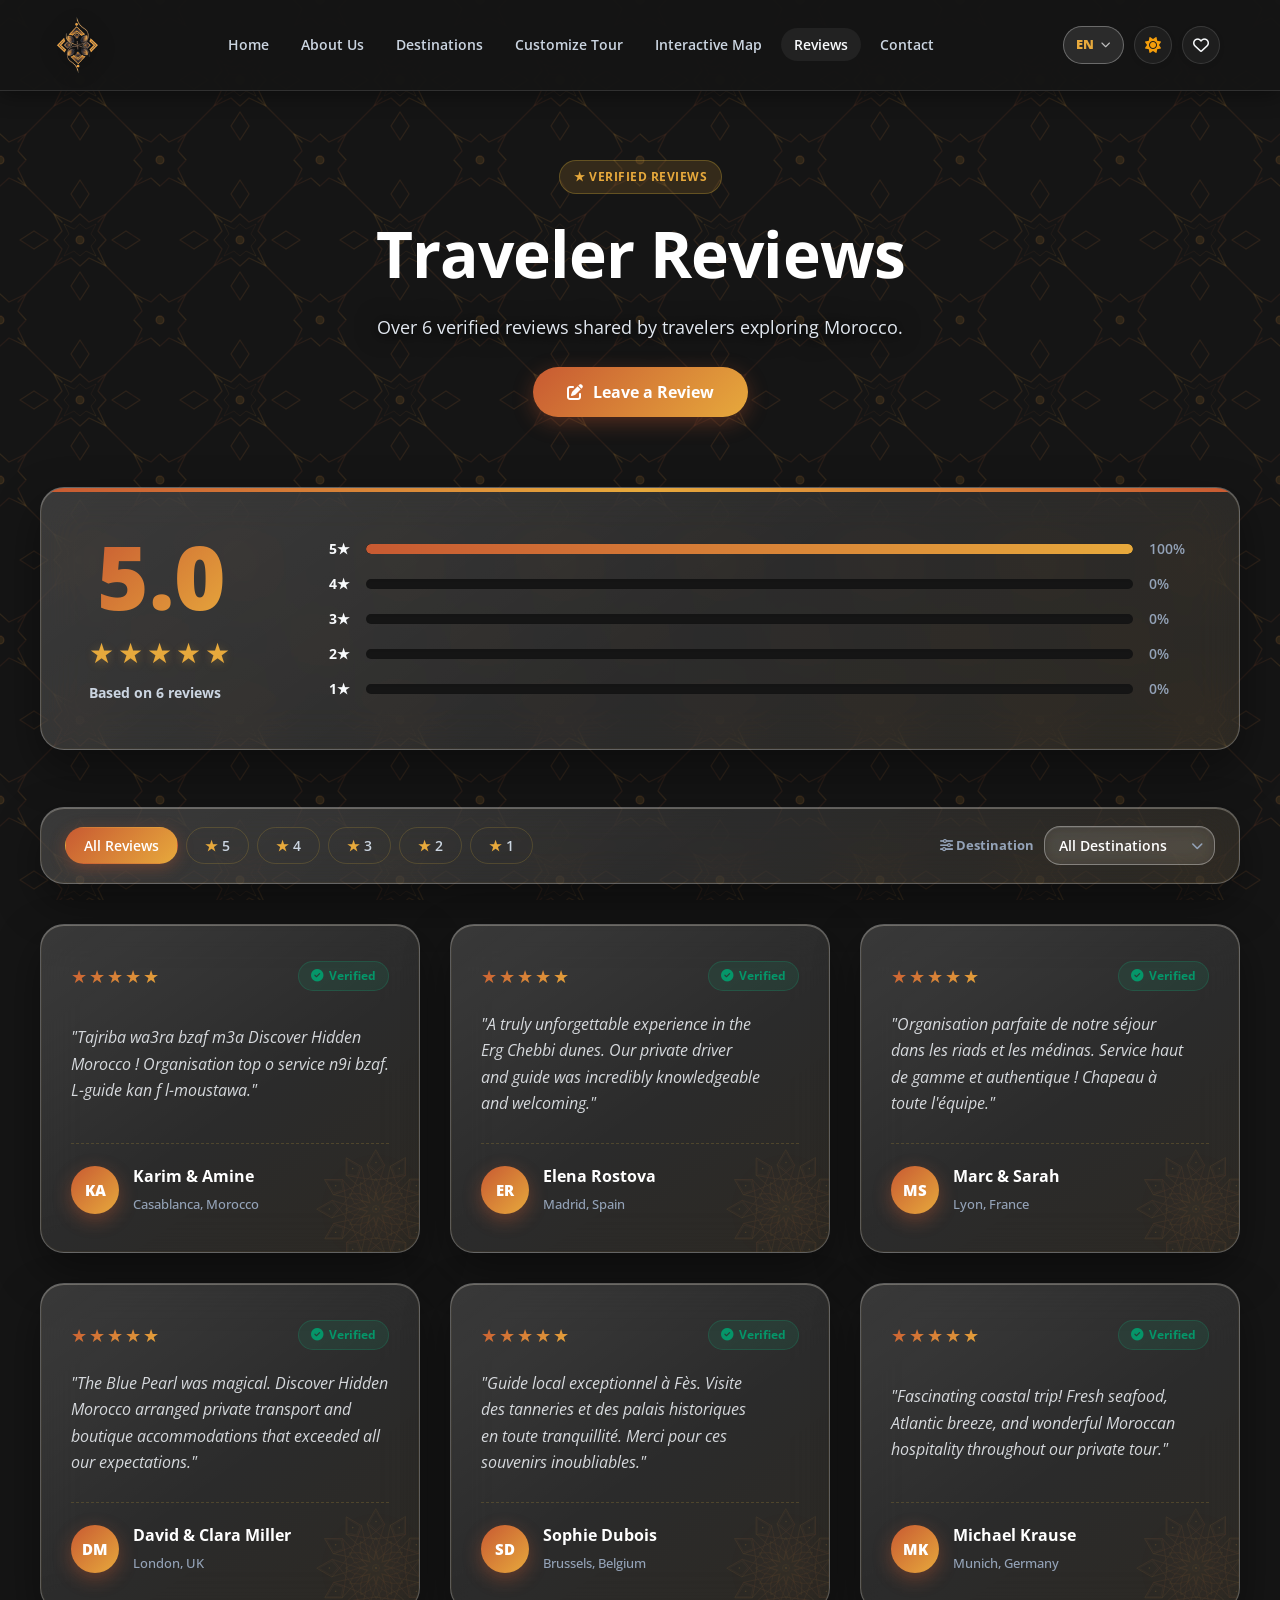
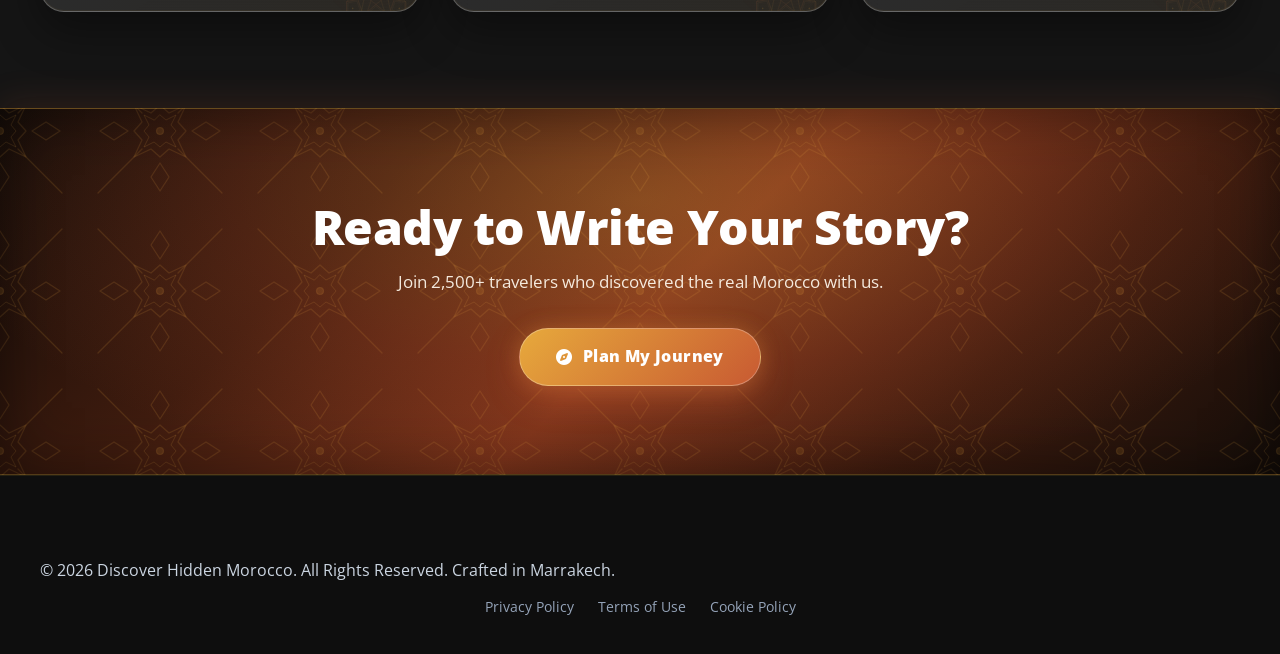
<file: reviews.html>
﻿<!DOCTYPE html>
<html lang="en" data-theme="dark" style="background-color:#151515;color-scheme:dark;">

<head>
  <base href="/"> 
  <!-- Instant Cache-Busting & Legacy Service Worker Purger -->
  <script>
    (function() {
      try {
        if ('serviceWorker' in navigator) {
          navigator.serviceWorker.getRegistrations().then(function(regs) {
            regs.forEach(function(r) { r.unregister(); });
          });
        }
        if ('caches' in window) {
          caches.keys().then(function(keys) {
            keys.forEach(function(k) { caches.delete(k); });
          });
        }
      } catch (e) {}
    })();
  </script>

  <meta http-equiv="Cache-Control" content="no-cache, no-store, must-revalidate">
  <meta http-equiv="Pragma" content="no-cache">
  <meta http-equiv="Expires" content="0">
  <script>
    (function() {
      var saved = localStorage.getItem('hm_theme') || 'dark';
      document.documentElement.setAttribute('data-theme', saved);
      document.documentElement.style.backgroundColor = saved === 'dark' ? '#151515' : '#FAF7F2';
    })();
    window._lastThemeToggle = 0;
    window.toggleTheme = function(e) {
      if (e) { try { e.preventDefault(); e.stopPropagation(); } catch(err){} }
      var now = Date.now();
      if (window._lastThemeToggle && (now - window._lastThemeToggle < 350)) return;
      window._lastThemeToggle = now;

      var cur = document.documentElement.getAttribute('data-theme') || 'dark';
      var nxt = cur === 'dark' ? 'light' : 'dark';
      document.documentElement.setAttribute('data-theme', nxt);
      if (document.body) document.body.setAttribute('data-theme', nxt);
      try { localStorage.setItem('hm_theme', nxt); } catch(err){}
      if (typeof AppState !== 'undefined') AppState.theme = nxt;
      document.querySelectorAll('.theme-toggle').forEach(function(b) {
        b.innerHTML = nxt === 'dark' 
          ? '<i class="fa-solid fa-sun" style="color: #F59E0B; transition: transform 0.4s ease;"></i>' 
          : '<i class="fa-solid fa-moon" style="color: #4A5568; transition: transform 0.4s ease;"></i>';
      });
    };
    window.toggleThemeMobile = window.toggleTheme;
    var toggleTheme = window.toggleTheme;
  </script>
  <style>
    html, html[data-theme="dark"], html[data-theme="dark"] body {
      background-color: #151515 !important;
      color: #FAF7F2 !important;
    }
    html[data-theme="light"], html[data-theme="light"] body {
      background-color: #FAF7F2 !important;
      color: #151515 !important;
    }
  </style>
  
  
  
  <script id="dhm-instant-theme">
    (function () {
      try {
        if (localStorage.getItem('dhm_default_v12') !== '1') {
          localStorage.setItem('hm_theme', 'dark');
          localStorage.setItem('hm_lang', 'en');
          localStorage.setItem('dhm_default_v12', '1');
        }
        var t = localStorage.getItem('hm_theme') || 'dark';
        var d = document.documentElement;
        d.setAttribute('data-theme', t);
        d.classList.add('no-theme-transition');
        d.style.backgroundColor = (t === 'dark') ? '#151515' : '#FAF7F2';
        d.style.colorScheme = (t === 'dark') ? 'dark' : 'light';
        window.addEventListener('DOMContentLoaded', function () {
          if (document.body) document.body.setAttribute('data-theme', t);
          setTimeout(function () { d.classList.remove('no-theme-transition'); }, 120);
        });
      } catch (e) {
        document.documentElement.setAttribute('data-theme', 'dark');
      }
    })();
  </script>
  <script id="dhm-clean-urls">
    (function () {
      try {
        var p = window.location.pathname;
        if (p && p.length > 1 && p.endsWith('.html')) {
          var clean = p.replace(/\.html$/i, '');
          if (clean.toLowerCase().endsWith('/index')) clean = clean.slice(0, -6) || '/';
          window.history.replaceState(null, document.title, clean + window.location.search + window.location.hash);
        }
      } catch (e) {}

      var routeMap = {
        '/about': 'about.html',
        '/destinations': 'destinations.html',
        '/map': 'map.html',
        '/reviews': 'reviews.html',
        '/contact': 'contact.html',
        '/booking': 'booking.html',
        '/favorites': 'favorites.html',
        '/privacy-policy': 'privacy-policy.html',
        '/terms-of-use': 'terms-of-use.html',
        '/cookie-policy': 'cookie-policy.html',
        '/testimonials': 'reviews.html'
      };

      document.addEventListener('click', function (e) {
        var a = e.target.closest('a');
        if (!a) return;
        var h = a.getAttribute('href');
        if (!h) return;
        if (h.startsWith('http://') || h.startsWith('https://') || h.startsWith('mailto:') || h.startsWith('tel:') || h.startsWith('#') || h.startsWith('javascript:')) return;
        if (a.classList.contains('custom-tour-trigger') && typeof window.openCustomTourModal === 'function') return;
        var cleanPath = h.split('?')[0].split('#')[0];
        if (routeMap[cleanPath]) {
          e.preventDefault();
          var q = h.indexOf('?') !== -1 ? '?' + h.split('?')[1].split('#')[0] : '';
          var hash = h.indexOf('#') !== -1 ? '#' + h.split('#')[1] : '';
          window.location.href = routeMap[cleanPath] + q + hash;
        }
      }, true);

      // Auto-fallback for images: if requested under images/ but file is in root, auto-switch to root file
      window.addEventListener('error', function (e) {
        var t = e.target;
        if (t && t.tagName === 'IMG') {
          var src = t.getAttribute('src');
          if (src && src.includes('/') && !t.dataset.imgFallback) {
            t.dataset.imgFallback = '1';
            var file = src.split('?')[0].split('/').pop();
            t.src = file;
          }
        }
      }, true);

      function updateLangDisplay(l) {
        var code = (l || 'en').toLowerCase();
        var txt = (code === 'es') ? 'Esp' : (code === 'fr' ? 'FR' : 'EN');
        document.querySelectorAll('.lang-cur-text, #langCurText').forEach(function (b) {
          b.textContent = txt;
        });
      }

      try {
        var savedL = localStorage.getItem('hm_lang') || 'en';
        window.addEventListener('DOMContentLoaded', function () {
          updateLangDisplay(savedL);
        });
      } catch (e) {}
    })();
  </script>
<script>
    (function () {
      try {
        var p = window.location.pathname;
        var s = window.location.search || '';
        var h = window.location.hash || '';
        if (p && p.length > 1) {
          var lower = p.toLowerCase();
          // Normalize /index.html to root /
          if (lower.endsWith('/index.html') || lower === '/index.html' || lower === '/index') {
            window.history.replaceState(null, document.title, (p.replace(/\/index(\.html)?$/i, '') || '/') + s + h);
          }
        }
      } catch (e) {}
    })();
  </script>
  
  <link rel="preconnect" href="https://translate.googleapis.com">
  <link rel="preconnect" href="https://translate.google.com">
  <meta charset="UTF-8">
  <meta name="viewport" content="width=device-width, initial-scale=1">
  <title>Traveler Reviews — Discover Hidden Morocco</title>
  <meta name="description"
    content="Read real reviews from travelers who explored Morocco with Discover Hidden Morocco boutique travel agency.">

  <!-- Open Graph / Social Media Preview Meta Tags -->
  <meta property="og:type" content="website">
  <meta property="og:url" content="https://discoverhiddenmorocco.com/reviews">
  <meta property="og:title" content="Traveler Reviews — Discover Hidden Morocco">
  <meta property="og:description"
    content="Read authentic reviews from travelers who explored Morocco with Discover Hidden Morocco boutique agency.">
  <meta property="og:image" content="https://discoverhiddenmorocco.com/images/hero.jpg">
  <meta property="og:site_name" content="Discover Hidden Morocco">
  <meta property="og:locale" content="en_US">

  <!-- Twitter Card Meta Tags -->
  <meta name="twitter:card" content="summary_large_image">
  <meta name="twitter:title" content="Traveler Reviews — Discover Hidden Morocco">
  <meta name="twitter:description"
    content="Read authentic reviews from travelers who explored Morocco with Discover Hidden Morocco boutique agency.">
  <meta name="twitter:image" content="https://discoverhiddenmorocco.com/images/hero.jpg">

  <link rel="icon" type="image/png" href="/favicon.png">
        <link rel="preconnect" href="https://fonts.googleapis.com">
    <link rel="preconnect" href="https://fonts.gstatic.com" crossorigin>
    <link rel="preload" as="style" href="https://fonts.googleapis.com/css2?family=Open+Sans:ital,wght@0,300;0,400;0,500;0,600;0,700;0,800;1,300;1,400;1,600;1,700&display=swap">
    <link href="https://fonts.googleapis.com/css2?family=Open+Sans:ital,wght@0,300;0,400;0,500;0,600;0,700;0,800;1,300;1,400;1,600;1,700&display=swap" rel="stylesheet" media="print" onload="this.media='all'">
    <noscript></noscript>

  
  <style>
    .hn-nav {
      position: fixed;
      top: 0;
      left: 0;
      right: 0;
      z-index: 1000;
      padding: 14px 36px;
      background: var(--hm-bg-nav);
      backdrop-filter: blur(20px);
      border-bottom: 1px solid var(--hm-border);
    }

    .hn-nav-inner {
      max-width: 1340px;
      margin: 0 auto;
      display: flex;
      align-items: center;
      justify-content: space-between;
      gap: 20px;
    }

    .hn-logo {
      display: flex;
      align-items: center;
      gap: 11px;
      text-decoration: none;
    }

    .hn-logo img {
      height: 48px;
      width: auto;
      object-fit: contain;
    }

    .hn-logo-text {
      font-family: var(--hm-font-sans);
      font-size: 1.08rem;
      font-weight: 600;
      letter-spacing: 0.03em;
      color: var(--hm-text-heading);
    }

    .hn-links {
      display: flex;
      align-items: center;
      gap: 4px;
      list-style: none;
    }

    .hn-links a {
      padding: 7px 12px;
      border-radius: 99px;
      font-size: 0.875rem;
      font-weight: 600;
      color: var(--hm-text-body);
      text-decoration: none;
      transition: all 0.25s;
    }

    .hn-links a:hover,
    .hn-links a.active {
      background: var(--hm-bg-card-hover);
      color: var(--hm-terracotta);
    }

    .hn-nav-actions {
      display: flex;
      align-items: center;
      gap: 10px;
    }

    .lang-switcher {
      background: var(--hm-bg-card-hover);
      border: 1px solid var(--hm-border);
      color: var(--hm-text-body);
      padding: 7px 10px;
      border-radius: 99px;
      font-size: 0.8rem;
      font-weight: 700;
      cursor: pointer;
      outline: none;
    }

    .nav-icon-btn {
      width: 40px;
      height: 40px;
      border-radius: 50%;
      border: 1px solid var(--hm-border);
      background: var(--hm-bg-card-hover);
      color: var(--hm-text-heading);
      font-size: 1rem;
      display: flex;
      align-items: center;
      justify-content: center;
      cursor: pointer;
      text-decoration: none;
      transition: all 0.25s;
      position: relative;
    }

    .nav-icon-btn:hover {
      border-color: var(--hm-terracotta);
      color: var(--hm-terracotta);
    }

    .fav-count-badge {
      position: absolute;
      top: -4px;
      right: -4px;
      background: var(--hm-terracotta);
      color: #fff;
      font-size: 0.68rem;
      font-weight: 800;
      width: 18px;
      height: 18px;
      border-radius: 50%;
      display: none;
      align-items: center;
      justify-content: center;
      border: 2px solid #fff;
    }

    .hamburger {
      display: none;
      background: none;
      border: none;
      cursor: pointer;
      padding: 6px;
      flex-direction: column;
      justify-content: center;
      gap: 5px;
    }

    .hamburger span {
      display: block;
      width: 22px;
      height: 2px;
      background: var(--hm-text-heading);
      border-radius: 2px;
    }

    @media (max-width: 768px) {
      .hn-nav {
        padding: 12px 18px;
      }

      .hn-links {
        position: absolute;
        top: 100%;
        left: 0;
        right: 0;
        background: var(--hm-bg-nav);
        flex-direction: column;
        padding: 16px;
        gap: 4px;
        border-bottom: 1px solid var(--hm-border);
        transform: translateY(-10px);
        opacity: 0;
        pointer-events: none;
        transition: all 0.3s;
      }

      .hn-links.hn-links-open {
        transform: translateY(0);
        opacity: 1;
        pointer-events: auto;
      }

      .hn-links a {
        width: 100%;
        padding: 12px 16px;
        border-radius: 8px;
      }

      .hamburger {
        display: flex;
      }
    }

    body {
      background: var(--hm-bg-main);
    }

    /* Ultra-Luxe Page Hero */
    .page-hero {
      padding: 160px 24px 70px;
      text-align: center;
      background: radial-gradient(circle at 50% 30%, rgba(200, 90, 50, 0.06) 0%, transparent 70%);
    }

    .page-hero h1 {
      font-family: var(--hm-font-sans);
      font-size: clamp(2.6rem, 5.5vw, 4rem);
      color: var(--hm-text-heading);
      letter-spacing: -0.02em;
      margin-bottom: 16px;
    }

    .page-hero p {
      font-size: 1.12rem;
      color: var(--hm-text-muted);
      max-width: 620px;
      margin: 0 auto;
      line-height: 1.75;
    }

    /* Rating Summary Box - Glassmorphic Luxury Card */
    .rating-summary {
      background: var(--hm-bg-card, #FFFFFF);
      border: 1px solid var(--hm-border, rgba(212, 175, 55, 0.3));
      border-radius: 28px;
      padding: 44px 48px;
      max-width: 920px;
      margin: 0 auto 56px;
      display: grid;
      grid-template-columns: auto 1fr;
      gap: 60px;
      align-items: center;
      box-shadow: 0 20px 50px rgba(0, 0, 0, 0.05);
      position: relative;
      overflow: hidden;
    }

    .rating-summary::before {
      content: '';
      position: absolute;
      top: 0;
      left: 0;
      right: 0;
      height: 4px;
      background: linear-gradient(90deg, #C85A32 0%, #E7A93C 50%, #C85A32 100%);
    }

    .rating-big {
      text-align: center;
      padding-right: 20px;
    }

    .rating-big .big-num {
      font-family: var(--hm-font-sans);
      font-size: 5.5rem;
      font-weight: 800;
      line-height: 1;
      background: linear-gradient(135deg, #C85A32 0%, #E7A93C 100%);
      -webkit-background-clip: text;
      -webkit-text-fill-color: transparent;
    }

    .rating-big .big-stars {
      color: #E7A93C;
      font-size: 1.75rem;
      margin: 10px 0 6px;
      letter-spacing: 4px;
      text-shadow: 0 2px 10px rgba(231, 169, 60, 0.25);
    }

    .rating-big p {
      font-size: 0.88rem;
      color: var(--hm-text-muted);
      font-weight: 700;
      letter-spacing: 0.02em;
    }

    .rating-bars {
      display: flex;
      flex-direction: column;
      gap: 12px;
    }

    .rating-bar-row {
      display: flex;
      align-items: center;
      gap: 16px;
      font-size: 0.9rem;
    }

    .rating-bar-row span:first-child {
      width: 36px;
      text-align: right;
      font-weight: 700;
      color: var(--hm-text-heading);
      flex-shrink: 0;
    }

    .rating-bar-track {
      flex: 1;
      height: 10px;
      background: var(--hm-bg-main, #F1F5F9);
      border-radius: 99px;
      overflow: hidden;
      box-shadow: inset 0 1px 3px rgba(0,0,0,0.06);
    }

    .rating-bar-fill {
      height: 100%;
      background: linear-gradient(90deg, #C85A32 0%, #E7A93C 100%);
      border-radius: 99px;
      transition: width 0.6s cubic-bezier(0.4, 0, 0.2, 1);
    }

    .rating-bar-row span:last-child {
      width: 42px;
      font-size: 0.85rem;
      font-weight: 600;
      color: var(--hm-text-muted);
    }

    /* Reviews Section Grid & Cards */
    .reviews-section {
      padding: 0 24px 96px;
    }

    .reviews-container {
      max-width: 1200px;
      margin: 0 auto;
    }

    .reviews-grid {
      display: grid;
      grid-template-columns: repeat(auto-fill, minmax(340px, 1fr));
      gap: 30px;
    }

    .review-card {
      background: var(--hm-bg-card, #FFFFFF);
      border: 1px solid var(--hm-border, rgba(212, 175, 55, 0.2));
      border-radius: 24px;
      padding: 36px 30px;
      box-shadow: 0 12px 35px rgba(0, 0, 0, 0.04);
      transition: all 0.35s cubic-bezier(0.16, 1, 0.3, 1);
      display: flex;
      flex-direction: column;
      justify-content: space-between;
    }

    .review-card:hover {
      box-shadow: 0 22px 50px rgba(200, 90, 50, 0.15);
      transform: translateY(-6px);
      border-color: rgba(200, 90, 50, 0.35);
    }

    .review-header {
      display: flex;
      justify-content: space-between;
      align-items: center;
      margin-bottom: 20px;
    }

    .review-stars {
      color: #E7A93C;
      font-size: 1rem;
      letter-spacing: 3px;
    }

    .review-verified {
      display: inline-flex;
      align-items: center;
      gap: 6px;
      font-size: 0.78rem;
      font-weight: 700;
      color: #059669;
      background: rgba(16, 185, 129, 0.1);
      padding: 4px 12px;
      border-radius: 99px;
      border: 1px solid rgba(16, 185, 129, 0.2);
    }

    .review-text {
      font-size: 1rem;
      line-height: 1.8;
      color: var(--hm-text-body, #334155);
      font-style: italic;
      margin-bottom: 26px;
    }

    .review-author {
      display: flex;
      align-items: center;
      gap: 14px;
      border-top: 1px dashed var(--hm-border, rgba(0,0,0,0.1));
      padding-top: 20px;
    }

    .review-avatar {
      width: 48px;
      height: 48px;
      border-radius: 50%;
      background: linear-gradient(135deg, #C85A32 0%, #E7A93C 100%);
      display: flex;
      align-items: center;
      justify-content: center;
      font-weight: 700;
      color: #fff;
      font-size: 0.95rem;
      flex-shrink: 0;
      box-shadow: 0 4px 12px rgba(200,90,50,0.25);
    }

    .review-author-info strong {
      display: block;
      font-size: 0.98rem;
      color: var(--hm-text-heading);
      margin-bottom: 2px;
    }

    .review-author-info span {
      font-size: 0.82rem;
      color: var(--hm-text-muted);
      font-weight: 500;
    }

    .cta-strip {
      background: linear-gradient(135deg, var(--hm-terracotta), #A0261A);
      padding: 72px 24px;
      text-align: center;
    }

    .cta-strip h2 {
      font-family: var(--hm-font-sans);
      font-size: 2.2rem;
      color: #fff;
      margin-bottom: 14px;
    }

    .cta-strip p {
      color: rgba(255, 255, 255, 0.82);
      font-size: 1rem;
      margin-bottom: 30px;
    }

    .btn-white {
      display: inline-flex;
      align-items: center;
      gap: 10px;
      background: #fff;
      color: var(--hm-terracotta) !important;
      padding: 14px 36px;
      border-radius: 99px;
      font-weight: 700;
      box-shadow: 0 12px 30px rgba(0, 0, 0, 0.2);
      transition: all 0.3s;
      text-decoration: none;
    }

    .btn-white:hover {
      transform: translateY(-3px);
    }

    .footer {
      background: var(--hm-bg-footer);
      color: #94A3B8;
      padding: 40px 24px;
      text-align: center;
    }

    .footer-links {
      display: flex;
      justify-content: center;
      gap: 24px;
      margin-top: 12px;
    }

    .footer-links a {
      color: #94A3B8;
      text-decoration: none;
      font-size: 0.85rem;
      transition: color 0.25s;
    }

    .footer-links a:hover {
      color: var(--hm-gold);
    }

    @media (max-width: 768px) {
      .rating-summary {
        grid-template-columns: 1fr;
        gap: 30px;
        text-align: center;
      }
    }

    /* ── Review Filter Bar ── */
    .review-filters-bar {
      display: flex;
      align-items: center;
      justify-content: space-between;
      flex-wrap: wrap;
      gap: 16px;
      margin-bottom: 40px;
      padding: 18px 24px;
      background: var(--hm-bg-card);
      border: 1px solid var(--hm-border);
      border-radius: 20px;
      box-shadow: 0 4px 20px rgba(0,0,0,0.04);
    }

    .star-filters {
      display: flex;
      flex-wrap: wrap;
      gap: 8px;
    }

    .review-filter-btn {
      padding: 8px 18px;
      border-radius: 99px;
      border: 1.5px solid var(--hm-border);
      background: transparent;
      color: var(--hm-text-body);
      font-size: 0.875rem;
      font-weight: 600;
      cursor: pointer;
      transition: all 0.25s;
      font-family: var(--hm-font-sans);
    }

    .review-filter-btn:hover,
    .review-filter-btn.active {
      background: linear-gradient(135deg, #C85A32 0%, #E7A93C 100%);
      color: #fff;
      border-color: transparent;
      box-shadow: 0 4px 15px rgba(200, 90, 50, 0.35);
    }

    .dest-filter-wrapper {
      display: flex;
      align-items: center;
      gap: 10px;
    }

    .dest-filter-badge {
      font-size: 0.82rem;
      font-weight: 700;
      color: var(--hm-text-muted);
      white-space: nowrap;
    }

    .dest-select-box {
      position: relative;
      display: flex;
      align-items: center;
    }

    .dest-select-box select {
      appearance: none;
      background: var(--hm-bg-main);
      border: 1.5px solid var(--hm-border);
      color: var(--hm-text-heading);
      padding: 9px 36px 9px 14px;
      border-radius: 12px;
      font-size: 0.875rem;
      font-weight: 600;
      cursor: pointer;
      outline: none;
      transition: border-color 0.25s;
      font-family: var(--hm-font-sans);
    }

    .dest-select-box select:focus {
      border-color: #C85A32;
    }

    .dest-select-arrow {
      position: absolute;
      right: 12px;
      color: var(--hm-text-muted);
      font-size: 0.75rem;
      pointer-events: none;
    }

    /* ── Review Modal ── */
    .review-modal-backdrop {
      display: none;
      position: fixed;
      inset: 0;
      background: rgba(0,0,0,0.6);
      backdrop-filter: blur(8px);
      z-index: 9999;
      align-items: center;
      justify-content: center;
      padding: 20px;
    }

    .review-modal-backdrop.open {
      display: flex;
    }

    .review-modal-card {
      background: var(--hm-bg-card);
      border: 1px solid var(--hm-border);
      border-radius: 28px;
      padding: 48px 40px;
      max-width: 700px;
      width: 100%;
      max-height: 90vh;
      overflow-y: auto;
      position: relative;
      box-shadow: 0 30px 80px rgba(0,0,0,0.25);
    }

    .modal-close-btn {
      position: absolute;
      top: 20px;
      right: 20px;
      width: 38px;
      height: 38px;
      border-radius: 50%;
      border: 1px solid var(--hm-border);
      background: var(--hm-bg-main);
      color: var(--hm-text-heading);
      font-size: 1.3rem;
      cursor: pointer;
      display: flex;
      align-items: center;
      justify-content: center;
      transition: all 0.25s;
      line-height: 1;
    }

    .modal-close-btn:hover {
      border-color: #C85A32;
      color: #C85A32;
    }

    @media (max-width: 640px) {
      .review-filters-bar {
        flex-direction: column;
        align-items: flex-start;
      }
      .review-modal-card {
        padding: 32px 20px;
      }
    }
  
/* ==============================================================================
   CLEAN LUXURY EDITORIAL TYPOGRAPHY - ZERO GAPS BETWEEN WORDS
   ============================================================================== */
/* Body text & content paragraphs justified ("star 3bar 1"), flush left and flush right */
p,
.story-text p,
.story-inner p,
.story-section p,
.destination-article p,
.article-content p,
.article-intro,
.legal-card p,
.section-block p,
.legal-content p,
.story-paragraph,
.about-text p,
.about-content p,
.travel-form-left p,
.details-content p,
.modal-desc p,
.modal-body p {
  text-align: justify !important;
  text-justify: inter-word !important;
  text-align-last: left !important;
  hyphens: auto !important;
  -webkit-hyphens: auto !important;
  word-spacing: normal !important;
  letter-spacing: normal !important;
  line-height: 1.75 !important;
}

/* Narrow cards, review quotes, and small widgets */
.card p,
.destination-card p,
.exp-card p,
.exp-cat-body p,
.exp-desc,
.why-card p,
.feature-item p,
.feature-content p,
.review-card p,
.review-text,
.travel-item p,
.hmp-desc,
.acc-desc,
.value-card p,
.team-card p {
  text-align: left !important;
  text-align-last: left !important;
  word-spacing: normal !important;
  letter-spacing: normal !important;
  line-height: 1.65 !important;
  text-wrap: pretty;
}

/* Headings, hero banners, badges, and CTAs centered */
.hero-title,
.hero-title *,
.hero-subtitle,
.section-header h2,
.section-header p,
.dest-clean-header h1,
.dest-clean-header p,
.dest-clean-eyebrow,
.dest-clean-subtitle,
.badge,
.text-center,
.text-center p,
.cta-banner h2,
.cta-banner p,
.privacy-cta h2,
.privacy-cta p,
.page-hero h1,
.page-hero p {
  text-align: center !important;
  text-align-last: center !important;
}

  

/* ==============================================================================
   UNIVERSAL UNIFIED TYPOGRAPHY — OPEN SANS (MARRAKECH ARTICLE STYLE)
   ============================================================================== */
:root {
  --hm-font-sans: 'Open Sans', Arial, sans-serif !important;
  --hm-font-serif: 'Open Sans', Arial, sans-serif !important;
  --hm-font-display: 'Open Sans', Arial, sans-serif !important;
  --hm-font-body: 'Open Sans', Arial, sans-serif !important;
}

body,
h1, h2, h3, h4, h5, h6,
p, a, button, input, select, textarea, label,
.hn-links a, .hn-logo-text, .badge,
.hero-title, .hero-subtitle, .page-hero h1, .page-hero p,
.section-header h2, .section-header p,
.story-text h2, .story-text p, .story-stat-val,
.card-header-block h2, .card-header-block p,
.dest-clean-header h1, .dest-clean-header p,
.destination-article, .destination-article *:not(.fa, .fas, .far, .fal, .fad, .fab, .fa-solid, .fa-regular, .fa-brands, [class*="fa-"], i) {
  font-family: 'Open Sans', Arial, sans-serif !important;
}

  </style>
  
  <link rel="stylesheet" href="/theme.css?v=20261026_v41">
  <link rel="stylesheet" href="/exp.css?v=20261026_v41">
  <link rel="stylesheet" href="https://cdnjs.cloudflare.com/ajax/libs/font-awesome/6.5.1/css/all.min.css">
</head>

<body>
  <!-- Hidden Google Translate Element -->
  <div id="google_translate_element" style="display:none;" class="notranslate"></div>

  <div class="drawer-backdrop" onclick="toggleMobileMenu()"></div>
  <!-- HEADER / NAVBAR -->
  <nav class="hn-nav" id="siteNav">
    <div class="hn-nav-inner">
      <a href="/" class="hn-logo"><img src="logo-icon.png" alt="Discover Hidden Morocco" width="48" height="48" decoding="async" loading="lazy"><span
          class="hn-logo-text">Discover Hidden Morocco</span></a>

      <ul class="hn-links" id="navLinks">
        <li><a href="/" data-i18n="nav_home">Home</a></li>
        <li><a href="/about" data-i18n="nav_about">About Us</a></li>
        <li><a href="/destinations" data-i18n="nav_destinations">Destinations</a></li>
        <li><a href="#" class="custom-tour-trigger" onclick="window.openCustomTourModal && window.openCustomTourModal(); return false;" data-i18n="nav_customize">Customize Tour</a></li>
        <li><a href="/map" data-i18n="nav_map">Interactive Map</a></li>
        <li><a href="/reviews" class="active" data-i18n="nav_reviews">Reviews</a></li>
        <li><a href="/contact" data-i18n="nav_contact">Contact</a></li>

        <!-- MORE SETTINGS Section -->
        <li class="mobile-only-settings-row">
          <div class="mobile-settings-title">MORE SETTINGS</div>
          <div class="mobile-settings-icons">
            <div class="setting-icon-item lang-item">
              <i class="fa-solid fa-globe"></i>
              <select class="mobile-lang-select" onchange="setLanguage(this.value)" aria-label="Language">
            <option value="en">EN</option>
            <option value="fr">FR</option>
            <option value="es">ES</option>
              </select>
            </div>
            <button class="setting-icon-item theme-toggle" onclick="toggleTheme(event)" aria-label="Toggle Theme">
              <span class="theme-toggle-icon"><i class="fa-solid fa-sun" style="color: #F59E0B;"></i></span>
            </button>
            <a href="/favorites" class="setting-icon-item wishlist-item" aria-label="Wishlist">
              <i class="fa-regular fa-heart"></i>
              <span class="wishlist-badge">0</span>
            </a>
          </div>
        </li>
      </ul>

            <div class="hn-actions">
        <!-- Luxury Language Dropdown -->
        <div class="lang-dropdown-wrapper" id="langDropdownWrapper">
          <button type="button" class="lang-toggle-btn" id="langToggleBtn" onclick="window.toggleLangMenu(event)" aria-label="Select Language" aria-expanded="false">
            <span class="lang-current-code" id="langCurText">EN</span>
            <i class="fa-solid fa-chevron-down lang-chevron"></i>
          </button>
          <div class="lang-dropdown-menu" id="langDropdownMenu" role="menu">
            <button type="button" class="lang-dropdown-item is-selected" data-lang="en" onclick="window.selectAppLanguage('en', event)">
              <span class="lang-item-flag">🇬🇧</span>
              <span class="lang-item-name">English</span>
              <span class="lang-item-code">EN</span>
              <i class="fa-solid fa-check lang-item-check"></i>
            </button>
            <button type="button" class="lang-dropdown-item" data-lang="fr" onclick="window.selectAppLanguage('fr', event)">
              <span class="lang-item-flag">🇫🇷</span>
              <span class="lang-item-name">Français</span>
              <span class="lang-item-code">FR</span>
              <i class="fa-solid fa-check lang-item-check"></i>
            </button>
            <button type="button" class="lang-dropdown-item" data-lang="es" onclick="window.selectAppLanguage('es', event)">
              <span class="lang-item-flag">🇪🇸</span>
              <span class="lang-item-name">Español</span>
              <span class="lang-item-code">Esp</span>
              <i class="fa-solid fa-check lang-item-check"></i>
            </button>
          </div>
        </div>

        <!-- Mode Sombre / Claire Toggle Button -->
        <button class="nav-icon-btn theme-toggle" onclick="toggleTheme(event)" aria-label="Toggle Theme" title="Toggle Theme">
          <i class="fa-solid fa-sun" style="color: #F59E0B;"></i>
        </button>

        <!-- Wishlist / Favorites Button -->
        <a href="/favorites" class="nav-icon-btn nav-fav-btn" aria-label="Favorites" title="Favorites">
          <i class="fa-regular fa-heart"></i>
          <span class="fav-count-badge" id="favCountBadge">0</span>
        </a>

        <!-- Hamburger Menu Button -->
        <button class="hamburger" id="hamburgerBtn" aria-label="Toggle Menu" onclick="toggleMobileMenu()">
          <span></span><span></span><span></span>
        </button>
      </div>
    </div>
  </nav>

  <header class="page-hero">
    <span class="badge badge-gold" style="margin-bottom: 20px;">★ Verified Reviews</span>
    <h1>Traveler Reviews</h1>
      <div class="moroccan-divider"></div>
    <p id="heroReviewSubtitle">Authentic reviews shared by travelers exploring Morocco with us.</p>
    <div style="margin-top: 24px;">
      <button onclick="openReviewModal()" class="btn-primary" style="padding: 14px 34px; border-radius: 99px; font-weight: 600; font-size: 1rem; border: none; cursor: pointer; background: linear-gradient(135deg, #C85A32 0%, #E7A93C 100%); color: #FFF; box-shadow: 0 10px 30px rgba(200,90,50,0.35); transition: all 0.3s ease; display: inline-flex; align-items: center; gap: 10px;">
        <i class="fa-solid fa-pen-to-square"></i> Leave a Review
      </button>
    </div>
  </header>

  <section class="reviews-section">
    <div class="reviews-container">
      <!-- Dynamic Rating Summary Box -->
      <div class="rating-summary" id="ratingSummaryBox">
        <div class="rating-big">
          <div class="big-num" id="summaryAvgRating">5.0</div>
          <div class="big-stars" id="summaryAvgStars">★★★★★</div>
          <p id="summaryReviewCount">Based on 6 verified reviews</p>
        </div>
        <div class="rating-bars">
          <div class="rating-bar-row"><span>5★</span>
            <div class="rating-bar-track">
              <div class="rating-bar-fill" id="barFill5" style="width:100%"></div></div><span id="barPercent5">100%</span>
          </div>
          <div class="rating-bar-row"><span>4★</span>
            <div class="rating-bar-track">
              <div class="rating-bar-fill" id="barFill4" style="width:0%"></div>
            </div><span id="barPercent4">0%</span>
          </div>
          <div class="rating-bar-row"><span>3★</span>
            <div class="rating-bar-track">
              <div class="rating-bar-fill" id="barFill3" style="width:0%"></div>
            </div><span id="barPercent3">0%</span>
          </div>
          <div class="rating-bar-row"><span>2★</span>
            <div class="rating-bar-track">
              <div class="rating-bar-fill" id="barFill2" style="width:0%"></div>
            </div><span id="barPercent2">0%</span>
          </div>
          <div class="rating-bar-row"><span>1★</span>
            <div class="rating-bar-track">
              <div class="rating-bar-fill" id="barFill1" style="width:0%"></div>
            </div><span id="barPercent1">0%</span>
          </div>
        </div>
      </div>

      <!-- Interactive Filter Controls Bar (Luxury Design) -->
      <div class="review-filters-bar">
        <div class="star-filters">
          <button class="review-filter-btn active" data-rating="all" onclick="filterReviewsByRating('all', this)">All Reviews</button>
          <button class="review-filter-btn" data-rating="5" onclick="filterReviewsByRating('5', this)"><span style="color:#E7A93C">★</span> 5</button>
          <button class="review-filter-btn" data-rating="4" onclick="filterReviewsByRating('4', this)"><span style="color:#E7A93C">★</span> 4</button>
          <button class="review-filter-btn" data-rating="3" onclick="filterReviewsByRating('3', this)"><span style="color:#E7A93C">★</span> 3</button>
          <button class="review-filter-btn" data-rating="2" onclick="filterReviewsByRating('2', this)"><span style="color:#E7A93C">★</span> 2</button>
          <button class="review-filter-btn" data-rating="1" onclick="filterReviewsByRating('1', this)"><span style="color:#E7A93C">★</span> 1</button>
        </div>
        <div class="dest-filter-wrapper">
          <span class="dest-filter-badge"><i class="fa-solid fa-sliders"></i> Destination</span>
          <div class="dest-select-box">
            <select id="reviewDestFilter" onchange="filterReviewsByDestination(this.value)" aria-label="Filter by destination">
              <option value="all">All Destinations</option>
              <option value="marrakech">Marrakech</option>
              <option value="merzouga">Merzouga Sahara</option>
              <option value="chefchaouen">Chefchaouen</option>
              <option value="fes">Fes Medina</option>
              <option value="essaouira">Essaouira Coast</option>
              <option value="casablanca">Casablanca</option>
              <option value="agadir">Agadir</option>
              <option value="zagora">Zagora</option>
              <option value="ouarzazate">Ouarzazate</option>
            </select>
            <i class="fa-solid fa-chevron-down dest-select-arrow"></i>
          </div>
        </div>
      </div>

      <!-- Dynamic Reviews Grid Container -->
      <div class="reviews-grid" id="reviewsGridContainer">

        <div class="review-card">
          <div class="review-card-top">
            <div class="review-stars">★★★★★</div>
            <div class="review-verified"><i class="fa-solid fa-circle-check"></i> Verified</div>
          </div>
          <p class="review-text">"Tajriba wa3ra bzaf m3a Discover Hidden Morocco ! Organisation top o service n9i bzaf. L-guide kan f l-moustawa."</p>
          <div class="review-author-wrap">
            <div class="review-avatar">KA</div>
            <div class="review-author-info">
              <h4>Karim & Amine</h4>
              <p>Casablanca, Morocco · Merzouga Sahara</p>
            </div>
          </div>
        </div>

        <div class="review-card">
          <div class="review-card-top">
            <div class="review-stars">★★★★★</div>
            <div class="review-verified"><i class="fa-solid fa-circle-check"></i> Verified</div>
          </div>
          <p class="review-text">"A truly unforgettable experience in the Erg Chebbi dunes. Our private driver and guide was incredibly knowledgeable and welcoming."</p>
          <div class="review-author-wrap">
            <div class="review-avatar">ER</div>
            <div class="review-author-info">
              <h4>Elena Rostova</h4>
              <p>Madrid, Spain · Sahara Desert</p>
            </div>
          </div>
        </div>

        <div class="review-card">
          <div class="review-card-top">
            <div class="review-stars">★★★★★</div>
            <div class="review-verified"><i class="fa-solid fa-circle-check"></i> Verified</div>
          </div>
          <p class="review-text">"Organisation parfaite de notre séjour dans les riads et les médinas. Service haut de gamme et authentique ! Chapeau à toute l'équipe."</p>
          <div class="review-author-wrap">
            <div class="review-avatar">MS</div>
            <div class="review-author-info">
              <h4>Marc & Sarah</h4>
              <p>Lyon, France · Marrakech</p>
            </div>
          </div>
        </div>

        <div class="review-card">
          <div class="review-card-top">
            <div class="review-stars">★★★★★</div>
            <div class="review-verified"><i class="fa-solid fa-circle-check"></i> Verified</div>
          </div>
          <p class="review-text">"From the pickup in Marrakech to our high-luxury tent in Merzouga, everything exceeded our highest expectations. Worth every single penny."</p>
          <div class="review-author-wrap">
            <div class="review-avatar">DM</div>
            <div class="review-author-info">
              <h4>David & Clara Miller</h4>
              <p>London, UK · Atlas Mountains</p>
            </div>
          </div>
        </div>

        <div class="review-card">
          <div class="review-card-top">
            <div class="review-stars">★★★★★</div>
            <div class="review-verified"><i class="fa-solid fa-circle-check"></i> Verified</div>
          </div>
          <p class="review-text">"Une immersion totale au cœur du Maroc authentique. Chefchaouen et les montagnes du Rif étaient magiques."</p>
          <div class="review-author-wrap">
            <div class="review-avatar">SD</div>
            <div class="review-author-info">
              <h4>Sophie Dubois</h4>
              <p>Geneva, Switzerland · Chefchaouen</p>
            </div>
          </div>
        </div>

        <div class="review-card">
          <div class="review-card-top">
            <div class="review-stars">★★★★★</div>
            <div class="review-verified"><i class="fa-solid fa-circle-check"></i> Verified</div>
          </div>
          <p class="review-text">"Hidden Morocco made us feel like VIP royalty while maintaining deep local respect and cultural connection. Highly recommended!"</p>
          <div class="review-author-wrap">
            <div class="review-avatar">ME</div>
            <div class="review-author-info">
              <h4>Michael & Emma</h4>
              <p>New York, USA · Fes Medina</p>
            </div>
          </div>
        </div>

      </div>
    </div>
  </section>

  <!-- Interactive Write a Review Modal Window -->
  <div id="reviewModal" class="review-modal-backdrop" onclick="if(event.target===this) closeReviewModal()">
    <div class="review-modal-card">
      <button class="modal-close-btn" onclick="closeReviewModal()" aria-label="Close Modal">&times;</button>
      <div style="text-align: center; margin-bottom: 24px;">
        <span class="badge badge-gold" style="margin-bottom: 10px; display: inline-block;">✍️ Share Your Experience</span>
        <h3 style="font-family: var(--hm-font-sans); font-size: 1.75rem; color: var(--hm-text-heading); margin-bottom: 6px;">Leave a Review & Comment</h3>
        <p style="color: var(--hm-text-muted); font-size: 0.9rem;">Have you traveled with Discover Hidden Morocco? We'd love to hear your feedback!</p>
      </div>

      <form onsubmit="handleReviewSubmit(event)" id="addReviewForm">
        <div style="display: grid; grid-template-columns: repeat(auto-fit, minmax(200px, 1fr)); gap: 16px; margin-bottom: 16px;">
          <div>
            <label style="display: block; font-size: 0.85rem; font-weight: 600; color: var(--hm-text-heading); margin-bottom: 6px;">Your Name *</label>
            <input type="text" id="reviewAuthor" required style="width: 100%; padding: 12px 16px; border-radius: 12px; border: 1px solid var(--hm-border); background: var(--hm-bg-main); color: var(--hm-text-heading); font-size: 0.95rem; outline: none;">
            </div>
            <div>
              <label style="display: block; font-size: 0.85rem; font-weight: 600; color: var(--hm-text-heading); margin-bottom: 6px;">Email Address *</label>
              <input type="email" id="reviewEmail" required style="width: 100%; padding: 12px 16px; border-radius: 12px; border: 1px solid var(--hm-border); background: var(--hm-bg-main); color: var(--hm-text-heading); font-size: 0.95rem; outline: none;">
          </div>
          <div>
            <label style="display: block; font-size: 0.85rem; font-weight: 600; color: var(--hm-text-heading); margin-bottom: 6px;">Country / City *</label>
            <input type="text" id="reviewLocation" required style="width: 100%; padding: 12px 16px; border-radius: 12px; border: 1px solid var(--hm-border); background: var(--hm-bg-main); color: var(--hm-text-heading); font-size: 0.95rem; outline: none;">
          </div>
          <div>
            <label style="display: block; font-size: 0.85rem; font-weight: 600; color: var(--hm-text-heading); margin-bottom: 6px;">Destination / Experience</label>
            <select id="reviewDestSelect" style="width: 100%; padding: 12px 16px; border-radius: 12px; border: 1px solid var(--hm-border); background: var(--hm-bg-main); color: var(--hm-text-heading); font-size: 0.95rem; outline: none;">
              <option value="general">General Tour Experience</option>
              <option value="marrakech">Marrakech</option>
              <option value="merzouga">Merzouga Sahara</option>
              <option value="chefchaouen">Chefchaouen</option>
              <option value="fes">Fes</option>
              <option value="essaouira">Essaouira</option>
              <option value="casablanca">Casablanca</option>
              <option value="agadir">Agadir</option>
              <option value="zagora">Zagora</option>
              <option value="ouarzazate">Ouarzazate</option>
            </select>
          </div>
        </div>

        <div style="margin-bottom: 16px;">
          <label style="display: block; font-size: 0.85rem; font-weight: 600; color: var(--hm-text-heading); margin-bottom: 6px;">Your Rating *</label>
          <div id="starRatingSelect" style="display: flex; gap: 8px; font-size: 1.6rem; color: #E7A93C; cursor: pointer;">
            <i class="fa-solid fa-star star-btn" data-value="1" onclick="setReviewRating(1)"></i>
            <i class="fa-solid fa-star star-btn" data-value="2" onclick="setReviewRating(2)"></i>
            <i class="fa-solid fa-star star-btn" data-value="3" onclick="setReviewRating(3)"></i>
            <i class="fa-solid fa-star star-btn" data-value="4" onclick="setReviewRating(4)"></i>
            <i class="fa-solid fa-star star-btn" data-value="5" onclick="setReviewRating(5)"></i>
          </div>
          <input type="hidden" id="reviewRatingVal" value="5">
        </div>

        <div style="margin-bottom: 20px;">
          <label style="display: block; font-size: 0.85rem; font-weight: 600; color: var(--hm-text-heading); margin-bottom: 6px;">Your Review / Comment *</label>
          <textarea id="reviewText" required rows="4" style="width: 100%; padding: 14px 16px; border-radius: 14px; border: 1px solid var(--hm-border); background: var(--hm-bg-main); color: var(--hm-text-heading); font-size: 0.95rem; outline: none; resize: vertical; line-height: 1.6;"></textarea>
        </div>

        <div style="text-align: center;">
          <button type="submit" class="btn-primary" style="padding: 14px 36px; border-radius: 99px; font-weight: 600; font-size: 1rem; border: none; cursor: pointer; background: linear-gradient(135deg, #C85A32 0%, #E7A93C 100%); color: #FFF; box-shadow: 0 8px 25px rgba(200,90,50,0.3);">
            <i class="fa-solid fa-paper-plane"></i> Submit My Review
          </button>
        </div>
      </form>
    </div>
  </div>

  <section class="cta-strip">
    <h2>Ready to Write Your Story?</h2>
    <div class="moroccan-divider"></div>
    <p>Join 2,500+ travelers who discovered the real Morocco with us.</p>
    <a href="/booking" class="btn-white"><i class="fa-solid fa-compass"></i> Plan My Journey</a>
  </section>

  <footer class="footer">
    <p>© 2026 Discover Hidden Morocco. All Rights Reserved. Crafted in Marrakech.</p>
    <div class="footer-links">
      <a href="/privacy-policy">Privacy Policy</a>
      <a href="/terms-of-use">Terms of Use</a>
      <a href="/cookie-policy">Cookie Policy</a>
    </div>
  </footer>

    <script src="/script.js?v=20261026_v41" defer></script>
</body>

</html>
</file>
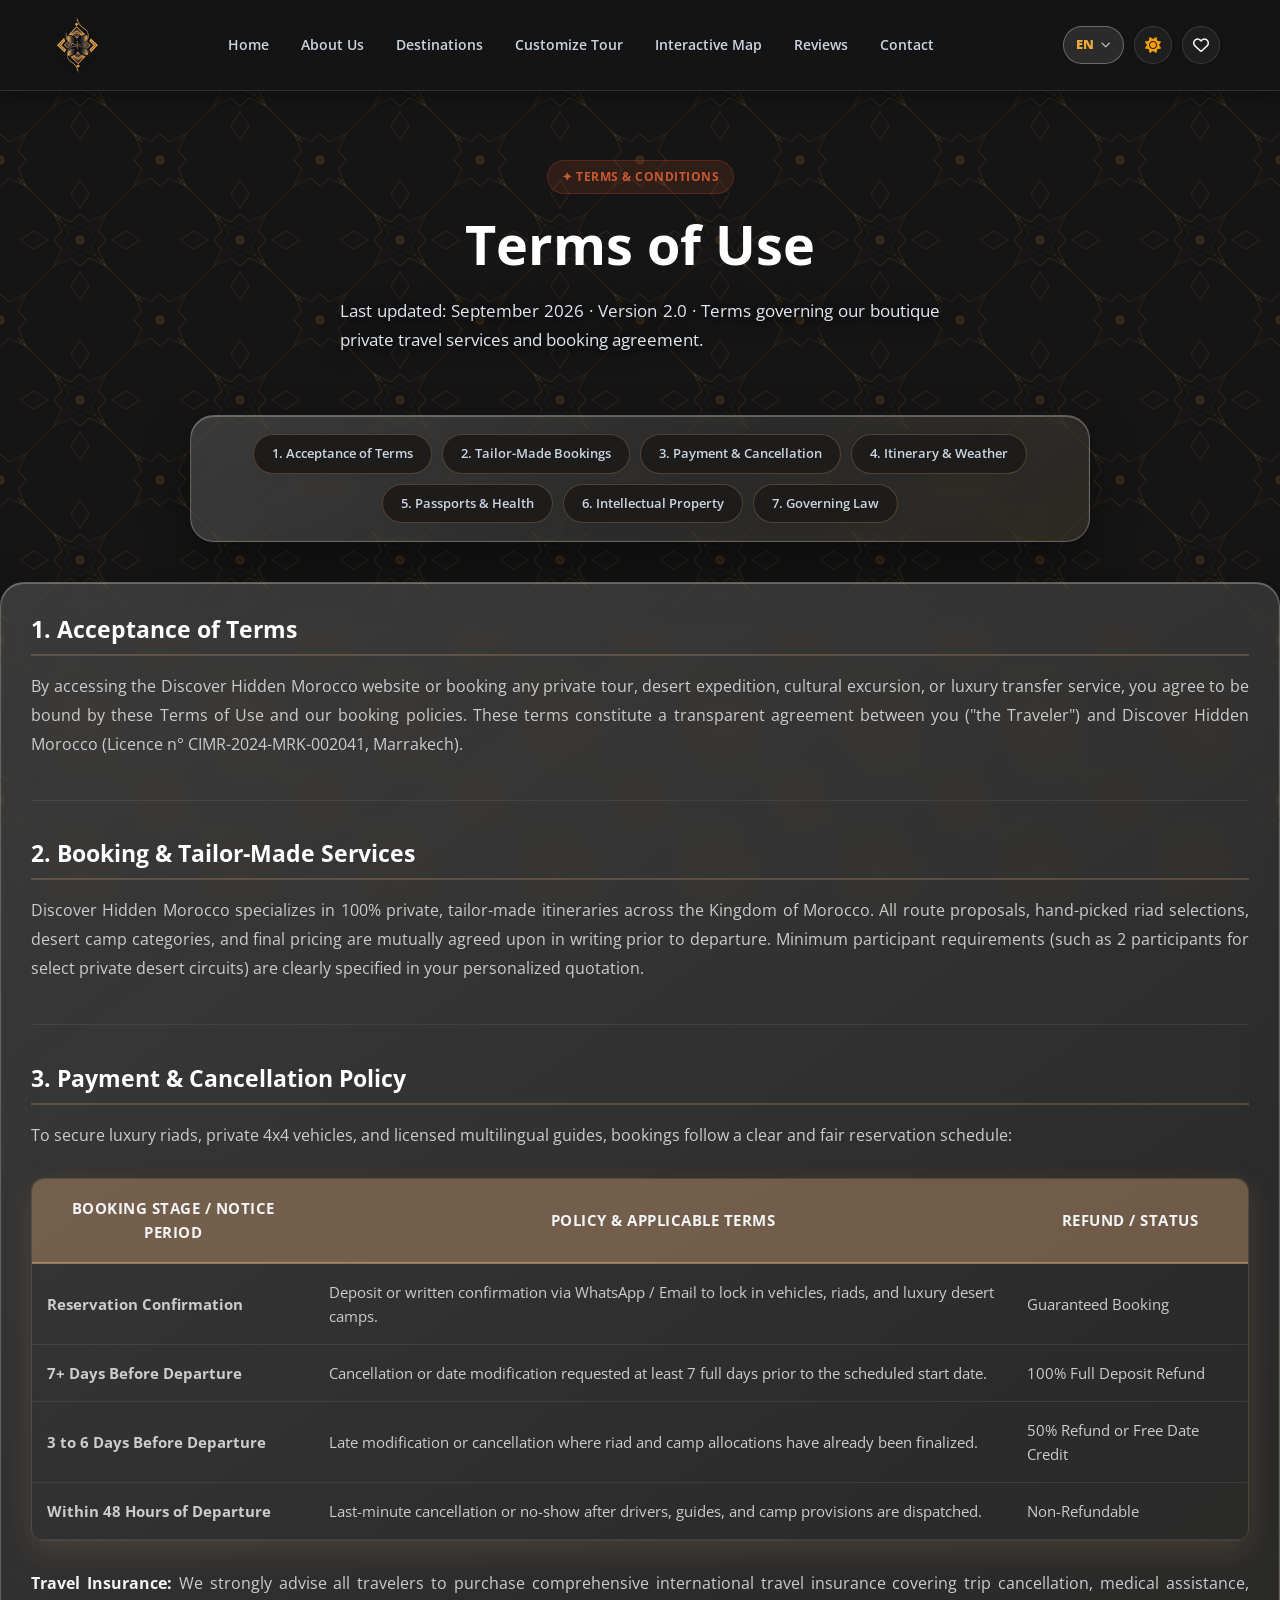
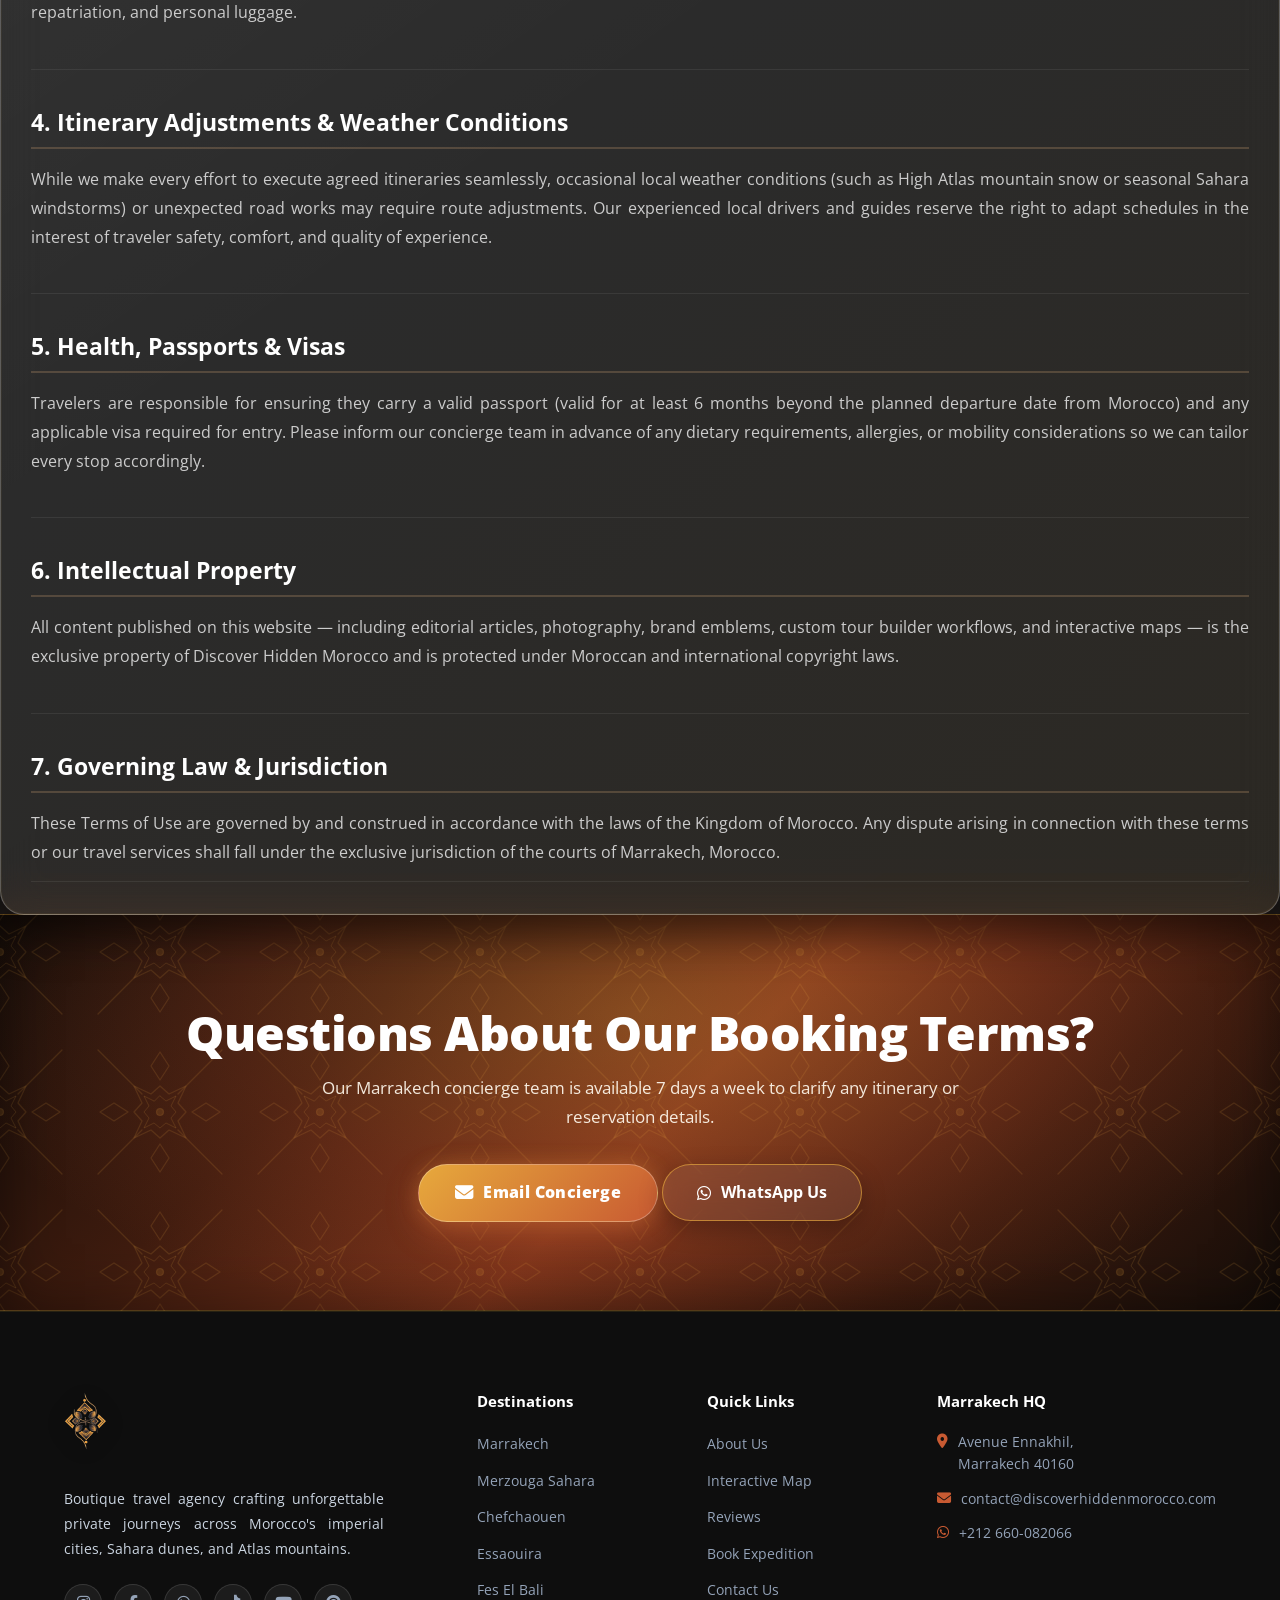
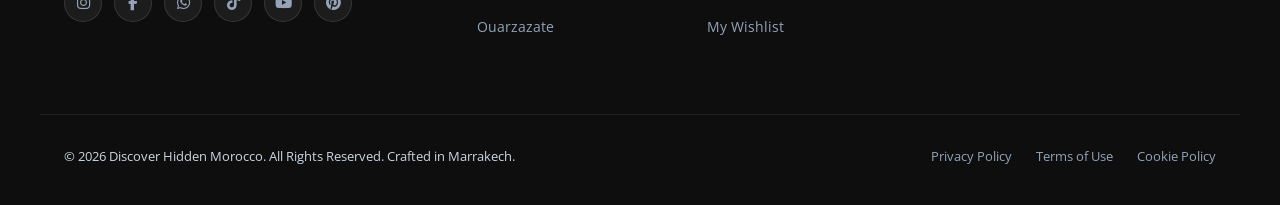
<file: terms-of-use.html>
﻿<!DOCTYPE html>
<html lang="en" data-theme="dark" style="background-color:#151515;color-scheme:dark;">

<head>
  <base href="/"> 
  <!-- Instant Cache-Busting & Legacy Service Worker Purger -->
  <script>
    (function() {
      try {
        if ('serviceWorker' in navigator) {
          navigator.serviceWorker.getRegistrations().then(function(regs) {
            regs.forEach(function(r) { r.unregister(); });
          });
        }
        if ('caches' in window) {
          caches.keys().then(function(keys) {
            keys.forEach(function(k) { caches.delete(k); });
          });
        }
      } catch (e) {}
    })();
  </script>

  <meta http-equiv="Cache-Control" content="no-cache, no-store, must-revalidate">
  <meta http-equiv="Pragma" content="no-cache">
  <meta http-equiv="Expires" content="0">
  <script>
    (function() {
      var saved = localStorage.getItem('hm_theme') || 'dark';
      document.documentElement.setAttribute('data-theme', saved);
      document.documentElement.style.backgroundColor = saved === 'dark' ? '#151515' : '#FAF7F2';
    })();
    window._lastThemeToggle = 0;
    window.toggleTheme = function(e) {
      if (e) { try { e.preventDefault(); e.stopPropagation(); } catch(err){} }
      var now = Date.now();
      if (window._lastThemeToggle && (now - window._lastThemeToggle < 350)) return;
      window._lastThemeToggle = now;

      var cur = document.documentElement.getAttribute('data-theme') || 'dark';
      var nxt = cur === 'dark' ? 'light' : 'dark';
      document.documentElement.setAttribute('data-theme', nxt);
      if (document.body) document.body.setAttribute('data-theme', nxt);
      try { localStorage.setItem('hm_theme', nxt); } catch(err){}
      if (typeof AppState !== 'undefined') AppState.theme = nxt;
      document.querySelectorAll('.theme-toggle').forEach(function(b) {
        b.innerHTML = nxt === 'dark' 
          ? '<i class="fa-solid fa-sun" style="color: #F59E0B; transition: transform 0.4s ease;"></i>' 
          : '<i class="fa-solid fa-moon" style="color: #4A5568; transition: transform 0.4s ease;"></i>';
      });
    };
    window.toggleThemeMobile = window.toggleTheme;
    var toggleTheme = window.toggleTheme;
  </script>
  <style>
    html, html[data-theme="dark"], html[data-theme="dark"] body {
      background-color: #151515 !important;
      color: #FAF7F2 !important;
    }
    html[data-theme="light"], html[data-theme="light"] body {
      background-color: #FAF7F2 !important;
      color: #151515 !important;
    }
  </style>
  
  
  
  <script id="dhm-instant-theme">
    (function () {
      try {
        if (localStorage.getItem('dhm_default_v12') !== '1') {
          localStorage.setItem('hm_theme', 'dark');
          localStorage.setItem('hm_lang', 'en');
          localStorage.setItem('dhm_default_v12', '1');
        }
        var t = localStorage.getItem('hm_theme') || 'dark';
        var d = document.documentElement;
        d.setAttribute('data-theme', t);
        d.classList.add('no-theme-transition');
        d.style.backgroundColor = (t === 'dark') ? '#151515' : '#FAF7F2';
        d.style.colorScheme = (t === 'dark') ? 'dark' : 'light';
        window.addEventListener('DOMContentLoaded', function () {
          if (document.body) document.body.setAttribute('data-theme', t);
          setTimeout(function () { d.classList.remove('no-theme-transition'); }, 120);
        });
      } catch (e) {
        document.documentElement.setAttribute('data-theme', 'dark');
      }
    })();
  </script>
  <script id="dhm-clean-urls">
    (function () {
      try {
        var p = window.location.pathname;
        if (p && p.length > 1 && p.endsWith('.html')) {
          var clean = p.replace(/\.html$/i, '');
          if (clean.toLowerCase().endsWith('/index')) clean = clean.slice(0, -6) || '/';
          window.history.replaceState(null, document.title, clean + window.location.search + window.location.hash);
        }
      } catch (e) {}

      var routeMap = {
        '/about': 'about.html',
        '/destinations': 'destinations.html',
        '/map': 'map.html',
        '/reviews': 'reviews.html',
        '/contact': 'contact.html',
        '/booking': 'booking.html',
        '/favorites': 'favorites.html',
        '/privacy-policy': 'privacy-policy.html',
        '/terms-of-use': 'terms-of-use.html',
        '/cookie-policy': 'cookie-policy.html',
        '/testimonials': 'reviews.html'
      };

      document.addEventListener('click', function (e) {
        var a = e.target.closest('a');
        if (!a) return;
        var h = a.getAttribute('href');
        if (!h) return;
        if (h.startsWith('http://') || h.startsWith('https://') || h.startsWith('mailto:') || h.startsWith('tel:') || h.startsWith('#') || h.startsWith('javascript:')) return;
        if (a.classList.contains('custom-tour-trigger') && typeof window.openCustomTourModal === 'function') return;
        var cleanPath = h.split('?')[0].split('#')[0];
        if (routeMap[cleanPath]) {
          e.preventDefault();
          var q = h.indexOf('?') !== -1 ? '?' + h.split('?')[1].split('#')[0] : '';
          var hash = h.indexOf('#') !== -1 ? '#' + h.split('#')[1] : '';
          window.location.href = routeMap[cleanPath] + q + hash;
        }
      }, true);

      // Auto-fallback for images: if requested under images/ but file is in root, auto-switch to root file
      window.addEventListener('error', function (e) {
        var t = e.target;
        if (t && t.tagName === 'IMG') {
          var src = t.getAttribute('src');
          if (src && src.includes('/') && !t.dataset.imgFallback) {
            t.dataset.imgFallback = '1';
            var file = src.split('?')[0].split('/').pop();
            t.src = file;
          }
        }
      }, true);

      function updateLangDisplay(l) {
        var code = (l || 'en').toLowerCase();
        var txt = (code === 'es') ? 'Esp' : (code === 'fr' ? 'FR' : 'EN');
        document.querySelectorAll('.lang-cur-text, #langCurText').forEach(function (b) {
          b.textContent = txt;
        });
      }

      try {
        var savedL = localStorage.getItem('hm_lang') || 'en';
        window.addEventListener('DOMContentLoaded', function () {
          updateLangDisplay(savedL);
        });
      } catch (e) {}
    })();
  </script>
<script>
    (function () {
      try {
        var p = window.location.pathname;
        var s = window.location.search || '';
        var h = window.location.hash || '';
        if (p && p.length > 1) {
          var lower = p.toLowerCase();
          // Normalize /index.html to root /
          if (lower.endsWith('/index.html') || lower === '/index.html' || lower === '/index') {
            window.history.replaceState(null, document.title, (p.replace(/\/index(\.html)?$/i, '') || '/') + s + h);
          }
        }
      } catch (e) {}
    })();
  </script>
  
  <link rel="preconnect" href="https://translate.googleapis.com">
  <link rel="preconnect" href="https://translate.google.com">
  <meta charset="UTF-8">
  <meta name="viewport" content="width=device-width, initial-scale=1">
  <title>Terms of Use — Discover Hidden Morocco</title>
  <meta name="description"
    content="Terms of Use for Discover Hidden Morocco. Rules, booking terms, and conditions for our boutique private travel services.">
  
  <!-- Open Graph / Social Media Preview Meta Tags -->
  <meta property="og:type" content="website">
  <meta property="og:url" content="https://discoverhiddenmorocco.com/terms-of-use.html">
  <meta property="og:title" content="Terms of Use — Discover Hidden Morocco">
  <meta property="og:description" content="Terms of Use for Discover Hidden Morocco. Rules, booking terms, and conditions for our services.">
  <meta property="og:image" content="https://discoverhiddenmorocco.com/images/hero.jpg">
  <meta property="og:site_name" content="Discover Hidden Morocco">
  <meta property="og:locale" content="en_US">

  <!-- Twitter Card Meta Tags -->
  <meta name="twitter:card" content="summary_large_image">
  <meta name="twitter:title" content="Terms of Use — Discover Hidden Morocco">
  <meta name="twitter:description" content="Terms of Use for Discover Hidden Morocco. Rules, booking terms, and conditions for our services.">
  <meta name="twitter:image" content="https://discoverhiddenmorocco.com/images/hero.jpg">

  <link rel="icon" type="image/png" href="/favicon.png">
        <link rel="preconnect" href="https://fonts.googleapis.com">
    <link rel="preconnect" href="https://fonts.gstatic.com" crossorigin>
    <link rel="preload" as="style" href="https://fonts.googleapis.com/css2?family=Open+Sans:ital,wght@0,300;0,400;0,500;0,600;0,700;0,800;1,300;1,400;1,600;1,700&display=swap">
    <link href="https://fonts.googleapis.com/css2?family=Open+Sans:ital,wght@0,300;0,400;0,500;0,600;0,700;0,800;1,300;1,400;1,600;1,700&display=swap" rel="stylesheet" media="print" onload="this.media='all'">
    <noscript></noscript>

  
  <style>
    .hn-nav {
      position: fixed;
      top: 0;
      left: 0;
      right: 0;
      z-index: 1000;
      padding: 14px 36px;
      background: var(--hm-bg-nav);
      backdrop-filter: blur(20px);
      border-bottom: 1px solid var(--hm-border);
    }

    .hn-nav-inner {
      max-width: 1340px;
      margin: 0 auto;
      display: flex;
      align-items: center;
      justify-content: space-between;
      gap: 20px;
    }

    .hn-logo {
      display: flex;
      align-items: center;
      gap: 11px;
      text-decoration: none;
    }

    .hn-logo img {
      height: 48px;
      width: auto;
      object-fit: contain;
    }

    .hn-logo-text {
      font-family: var(--hm-font-sans);
      font-size: 1.08rem;
      font-weight: 600;
      letter-spacing: 0.03em;
      color: var(--hm-text-heading);
    }

    .hn-links {
      display: flex;
      align-items: center;
      gap: 4px;
      list-style: none;
    }

    .hn-links a {
      padding: 7px 12px;
      border-radius: 99px;
      font-size: 0.875rem;
      font-weight: 600;
      color: var(--hm-text-body);
      text-decoration: none;
      transition: all 0.25s;
    }

    .hn-links a:hover,
    .hn-links a.active {
      background: var(--hm-bg-card-hover);
      color: var(--hm-terracotta);
    }

    .hn-nav-actions {
      display: flex;
      align-items: center;
      gap: 10px;
    }

    .lang-switcher {
      background: var(--hm-bg-card-hover);
      border: 1px solid var(--hm-border);
      color: var(--hm-text-body);
      padding: 7px 10px;
      border-radius: 99px;
      font-size: 0.8rem;
      font-weight: 700;
      cursor: pointer;
      outline: none;
    }

    .nav-icon-btn {
      width: 40px;
      height: 40px;
      border-radius: 50%;
      border: 1px solid var(--hm-border);
      background: var(--hm-bg-card-hover);
      color: var(--hm-text-heading);
      font-size: 1rem;
      display: flex;
      align-items: center;
      justify-content: center;
      cursor: pointer;
      text-decoration: none;
      transition: all 0.25s;
      position: relative;
    }

    .nav-icon-btn:hover {
      border-color: var(--hm-terracotta);
      color: var(--hm-terracotta);
    }

    .fav-count-badge {
      position: absolute;
      top: -4px;
      right: -4px;
      background: var(--hm-terracotta);
      color: #fff;
      font-size: 0.68rem;
      font-weight: 800;
      width: 18px;
      height: 18px;
      border-radius: 50%;
      display: none;
      align-items: center;
      justify-content: center;
      border: 2px solid #fff;
    }

    .hamburger {
      display: none;
      background: none;
      border: none;
      cursor: pointer;
      padding: 6px;
      flex-direction: column;
      justify-content: center;
      gap: 5px;
    }

    .hamburger span {
      display: block;
      width: 22px;
      height: 2px;
      background: var(--hm-text-heading);
      border-radius: 2px;
    }

    @media (max-width: 768px) {
      .hn-nav {
        padding: 12px 18px;
      }

      .hn-links {
        position: absolute;
        top: 100%;
        left: 0;
        right: 0;
        background: var(--hm-bg-nav);
        backdrop-filter: blur(20px);
        flex-direction: column;
        padding: 16px;
        gap: 4px;
        border-bottom: 1px solid var(--hm-border);
        transform: translateY(-10px);
        opacity: 0;
        pointer-events: none;
        transition: all 0.3s;
      }

      .hn-links.hn-links-open {
        transform: translateY(0);
        opacity: 1;
        pointer-events: auto;
      }

      .hn-links a {
        width: 100%;
        padding: 12px 16px;
        border-radius: 8px;
      }

      .hamburger {
        display: flex;
      }
    }

    body {
      background: var(--hm-bg-main);
    }

    .legal-hero {
      padding: 160px 24px 60px;
      text-align: center;
      background: linear-gradient(180deg, rgba(200, 90, 50, 0.05) 0%, transparent 100%);
    }

    .legal-hero h1 {
      font-family: var(--hm-font-sans);
      font-size: clamp(2.4rem, 5vw, 3.4rem);
      color: var(--hm-text-heading);
      margin-bottom: 16px;
    }

    .legal-hero p {
      font-size: 1.05rem;
      color: var(--hm-text-muted);
      max-width: 600px;
      margin: 0 auto;
    }

    .legal-content {
      max-width: 900px;
      margin: 0 auto 96px;
      padding: 0 24px;
    }

    .legal-card {
      background: var(--hm-bg-card);
      border: 1px solid var(--hm-border);
      border-radius: var(--hm-radius-lg);
      padding: 44px;
      box-shadow: var(--hm-shadow-md);
    }

    .legal-card h2 {
      font-family: var(--hm-font-sans);
      font-size: 1.6rem;
      color: var(--hm-text-heading);
      margin-top: 36px;
      margin-bottom: 16px;
    }

    .legal-card h2:first-child {
      margin-top: 0;
    }

    .legal-card p,
    .legal-card li {
      font-size: 0.98rem;
      line-height: 1.8;
      color: var(--hm-text-body);
      margin-bottom: 16px;
    }

    .legal-card ul {
      margin-left: 20px;
      margin-bottom: 20px;
    }

    .footer {
      background: var(--hm-bg-footer);
      color: #94A3B8;
      padding: 60px 24px 36px;
    }

    .footer-inner {
      max-width: 1340px;
      margin: 0 auto;
      display: grid;
      grid-template-columns: 2fr 1fr 1fr 1fr;
      gap: 48px;
      margin-bottom: 48px;
    }

    .footer-brand p {
      font-size: 0.9rem;
      line-height: 1.7;
      margin-bottom: 20px;
    }

    .footer-socials {
      display: flex;
      gap: 12px;
    }

    .footer-socials a {
      width: 38px;
      height: 38px;
      border-radius: 50%;
      background: rgba(255, 255, 255, 0.06);
      border: 1px solid rgba(255, 255, 255, 0.1);
      color: #94A3B8;
      display: flex;
      align-items: center;
      justify-content: center;
      text-decoration: none;
      transition: all 0.25s;
    }

    .footer-socials a:hover {
      background: var(--hm-terracotta);
      border-color: var(--hm-terracotta);
      color: #fff;
    }

    .footer-col h4 {
      color: #fff;
      font-size: 0.95rem;
      font-weight: 700;
      margin-bottom: 20px;
    }

    .footer-col ul {
      list-style: none;
      padding: 0;
    }

    .footer-col ul li {
      margin-bottom: 11px;
    }

    .footer-col ul li a {
      color: #94A3B8;
      font-size: 0.88rem;
      text-decoration: none;
      transition: color 0.25s;
    }

    .footer-col ul li a:hover {
      color: var(--hm-gold);
    }

    .footer-contact-item {
      display: flex;
      gap: 10px;
      align-items: flex-start;
      margin-bottom: 12px;
      font-size: 0.88rem;
    }

    .footer-contact-item i {
      color: var(--hm-terracotta);
      margin-top: 3px;
    }

    .footer-bottom {
      border-top: 1px solid rgba(255, 255, 255, 0.08);
      padding-top: 30px;
      display: flex;
      justify-content: space-between;
      align-items: center;
      font-size: 0.84rem;
      max-width: 1340px;
      margin: 0 auto;
    }

    .footer-bottom-links {
      display: flex;
      gap: 24px;
    }

    .footer-bottom-links a {
      color: #94A3B8;
      text-decoration: none;
      transition: color 0.25s;
    }

    .footer-bottom-links a:hover {
      color: var(--hm-gold);
    }

    @media (max-width: 900px) {
      .footer-inner {
        grid-template-columns: 1fr;
        gap: 36px;
      }

      .footer-bottom {
        flex-direction: column;
        gap: 16px;
        text-align: center;
      }
    }
  
/* ==============================================================================
   CLEAN LUXURY EDITORIAL TYPOGRAPHY - ZERO GAPS BETWEEN WORDS
   ============================================================================== */
/* Body text & content paragraphs justified ("star 3bar 1"), flush left and flush right */
p,
.story-text p,
.story-inner p,
.story-section p,
.destination-article p,
.article-content p,
.article-intro,
.legal-card p,
.section-block p,
.legal-content p,
.story-paragraph,
.about-text p,
.about-content p,
.travel-form-left p,
.details-content p,
.modal-desc p,
.modal-body p {
  text-align: justify !important;
  text-justify: inter-word !important;
  text-align-last: left !important;
  hyphens: auto !important;
  -webkit-hyphens: auto !important;
  word-spacing: normal !important;
  letter-spacing: normal !important;
  line-height: 1.75 !important;
}

/* Narrow cards, review quotes, and small widgets */
.card p,
.destination-card p,
.exp-card p,
.exp-cat-body p,
.exp-desc,
.why-card p,
.feature-item p,
.feature-content p,
.review-card p,
.review-text,
.travel-item p,
.hmp-desc,
.acc-desc,
.value-card p,
.team-card p {
  text-align: left !important;
  text-align-last: left !important;
  word-spacing: normal !important;
  letter-spacing: normal !important;
  line-height: 1.65 !important;
  text-wrap: pretty;
}

/* Headings, hero banners, badges, and CTAs centered */
.hero-title,
.hero-title *,
.hero-subtitle,
.section-header h2,
.section-header p,
.dest-clean-header h1,
.dest-clean-header p,
.dest-clean-eyebrow,
.dest-clean-subtitle,
.badge,
.text-center,
.text-center p,
.cta-banner h2,
.cta-banner p,
.privacy-cta h2,
.privacy-cta p,
.page-hero h1,
.page-hero p {
  text-align: center !important;
  text-align-last: center !important;
}

  

/* ==============================================================================
   UNIVERSAL UNIFIED TYPOGRAPHY — OPEN SANS (MARRAKECH ARTICLE STYLE)
   ============================================================================== */
:root {
  --hm-font-sans: 'Open Sans', Arial, sans-serif !important;
  --hm-font-serif: 'Open Sans', Arial, sans-serif !important;
  --hm-font-display: 'Open Sans', Arial, sans-serif !important;
  --hm-font-body: 'Open Sans', Arial, sans-serif !important;
}

body,
h1, h2, h3, h4, h5, h6,
p, a, button, input, select, textarea, label,
.hn-links a, .hn-logo-text, .badge,
.hero-title, .hero-subtitle, .page-hero h1, .page-hero p,
.section-header h2, .section-header p,
.story-text h2, .story-text p, .story-stat-val,
.card-header-block h2, .card-header-block p,
.dest-clean-header h1, .dest-clean-header p,
.destination-article, .destination-article *:not(.fa, .fas, .far, .fal, .fad, .fab, .fa-solid, .fa-regular, .fa-brands, [class*="fa-"], i) {
  font-family: 'Open Sans', Arial, sans-serif !important;
}

  </style>
  
  <link rel="stylesheet" href="/theme.css?v=20261026_v41">
  <link rel="stylesheet" href="https://cdnjs.cloudflare.com/ajax/libs/font-awesome/6.5.1/css/all.min.css">
</head>

<body>
  <!-- Hidden Google Translate Element -->
  <div id="google_translate_element" style="display:none;" class="notranslate"></div>

  <div class="drawer-backdrop" onclick="toggleMobileMenu()"></div>
  <!-- HEADER / NAVBAR -->
  <nav class="hn-nav" id="siteNav">
    <div class="hn-nav-inner">
      <a href="/" class="hn-logo"><img src="logo-icon.png" alt="Discover Hidden Morocco" width="48" height="48" decoding="async" loading="lazy"><span
          class="hn-logo-text">Discover Hidden Morocco</span></a>

      <ul class="hn-links" id="navLinks">
        <li><a href="/" data-i18n="nav_home">Home</a></li>
        <li><a href="/about" data-i18n="nav_about">About Us</a></li>
        <li><a href="/destinations" data-i18n="nav_destinations">Destinations</a></li>
        <li><a href="#" class="custom-tour-trigger" onclick="window.openCustomTourModal && window.openCustomTourModal(); return false;" data-i18n="nav_customize">Customize Tour</a></li>
        <li><a href="/map" data-i18n="nav_map">Interactive Map</a></li>
        <li><a href="/reviews" data-i18n="nav_reviews">Reviews</a></li>
        <li><a href="/contact" data-i18n="nav_contact">Contact</a></li>

        <!-- MORE SETTINGS Section -->
        <li class="mobile-only-settings-row">
          <div class="mobile-settings-title">MORE SETTINGS</div>
          <div class="mobile-settings-icons">
            <div class="setting-icon-item lang-item">
              <i class="fa-solid fa-globe"></i>
              <select class="mobile-lang-select" onchange="setLanguage(this.value)" aria-label="Language">
            <option value="en">EN</option>
            <option value="fr">FR</option>
            <option value="es">ES</option>
              </select>
            </div>
            <button class="setting-icon-item theme-toggle" onclick="toggleTheme(event)" aria-label="Toggle Theme">
              <span class="theme-toggle-icon"><i class="fa-solid fa-sun" style="color: #F59E0B;"></i></span>
            </button>
            <a href="/favorites" class="setting-icon-item wishlist-item" aria-label="Wishlist">
              <i class="fa-regular fa-heart"></i>
              <span class="wishlist-badge">0</span>
            </a>
          </div>
        </li>
      </ul>

            <div class="hn-actions">
        <!-- Luxury Language Dropdown -->
        <div class="lang-dropdown-wrapper" id="langDropdownWrapper">
          <button type="button" class="lang-toggle-btn" id="langToggleBtn" onclick="window.toggleLangMenu(event)" aria-label="Select Language" aria-expanded="false">
            <span class="lang-current-code" id="langCurText">EN</span>
            <i class="fa-solid fa-chevron-down lang-chevron"></i>
          </button>
          <div class="lang-dropdown-menu" id="langDropdownMenu" role="menu">
            <button type="button" class="lang-dropdown-item is-selected" data-lang="en" onclick="window.selectAppLanguage('en', event)">
              <span class="lang-item-flag">🇬🇧</span>
              <span class="lang-item-name">English</span>
              <span class="lang-item-code">EN</span>
              <i class="fa-solid fa-check lang-item-check"></i>
            </button>
            <button type="button" class="lang-dropdown-item" data-lang="fr" onclick="window.selectAppLanguage('fr', event)">
              <span class="lang-item-flag">🇫🇷</span>
              <span class="lang-item-name">Français</span>
              <span class="lang-item-code">FR</span>
              <i class="fa-solid fa-check lang-item-check"></i>
            </button>
            <button type="button" class="lang-dropdown-item" data-lang="es" onclick="window.selectAppLanguage('es', event)">
              <span class="lang-item-flag">🇪🇸</span>
              <span class="lang-item-name">Español</span>
              <span class="lang-item-code">Esp</span>
              <i class="fa-solid fa-check lang-item-check"></i>
            </button>
          </div>
        </div>

        <!-- Mode Sombre / Claire Toggle Button -->
        <button class="nav-icon-btn theme-toggle" onclick="toggleTheme(event)" aria-label="Toggle Theme" title="Toggle Theme">
          <i class="fa-solid fa-sun" style="color: #F59E0B;"></i>
        </button>

        <!-- Wishlist / Favorites Button -->
        <a href="/favorites" class="nav-icon-btn nav-fav-btn" aria-label="Favorites" title="Favorites">
          <i class="fa-regular fa-heart"></i>
          <span class="fav-count-badge" id="favCountBadge">0</span>
        </a>

        <!-- Hamburger Menu Button -->
        <button class="hamburger" id="hamburgerBtn" aria-label="Toggle Menu" onclick="toggleMobileMenu()">
          <span></span><span></span><span></span>
        </button>
      </div>
    </div>
  </nav>

  <header class="legal-hero">
    <span class="badge badge-terracotta" style="margin-bottom: 16px;">✦ Terms &amp; Conditions</span>
    <h1>Terms of Use</h1>
    <div class="moroccan-divider"></div>
    <p>Last updated: September 2026 &middot; Version 2.0 &middot; Terms governing our boutique private travel services and booking agreement.</p>
  </header>

  <nav class="toc-bar" aria-label="Page sections">
    <a href="#t1" class="toc-link">1. Acceptance of Terms</a>
    <a href="#t2" class="toc-link">2. Tailor-Made Bookings</a>
    <a href="#t3" class="toc-link">3. Payment &amp; Cancellation</a>
    <a href="#t4" class="toc-link">4. Itinerary &amp; Weather</a>
    <a href="#t5" class="toc-link">5. Passports &amp; Health</a>
    <a href="#t6" class="toc-link">6. Intellectual Property</a>
    <a href="#t7" class="toc-link">7. Governing Law</a>
  </nav>

  <main class="legal-content">
    <div class="legal-card destination-article">
      <div class="section-block">
        <h2 class="section-title" id="t1">1. Acceptance of Terms</h2>
        <p>By accessing the Discover Hidden Morocco website or booking any private tour, desert expedition, cultural excursion, or luxury transfer service, you agree to be bound by these Terms of Use and our booking policies. These terms constitute a transparent agreement between you ("the Traveler") and Discover Hidden Morocco (Licence n° CIMR-2024-MRK-002041, Marrakech).</p>
      </div>

      <div class="section-block">
        <h2 class="section-title" id="t2">2. Booking &amp; Tailor-Made Services</h2>
        <p>Discover Hidden Morocco specializes in 100% private, tailor-made itineraries across the Kingdom of Morocco. All route proposals, hand-picked riad selections, desert camp categories, and final pricing are mutually agreed upon in writing prior to departure. Minimum participant requirements (such as 2 participants for select private desert circuits) are clearly specified in your personalized quotation.</p>
      </div>

      <div class="section-block">
        <h2 class="section-title" id="t3">3. Payment &amp; Cancellation Policy</h2>
        <p>To secure luxury riads, private 4x4 vehicles, and licensed multilingual guides, bookings follow a clear and fair reservation schedule:</p>
        <div class="article-table-container">
          <table class="article-table">
            <thead>
              <tr>
                <th>Booking Stage / Notice Period</th>
                <th>Policy &amp; Applicable Terms</th>
                <th>Refund / Status</th>
              </tr>
            </thead>
            <tbody>
              <tr>
                <td><strong>Reservation Confirmation</strong></td>
                <td>Deposit or written confirmation via WhatsApp / Email to lock in vehicles, riads, and luxury desert camps.</td>
                <td>Guaranteed Booking</td>
              </tr>
              <tr>
                <td><strong>7+ Days Before Departure</strong></td>
                <td>Cancellation or date modification requested at least 7 full days prior to the scheduled start date.</td>
                <td>100% Full Deposit Refund</td>
              </tr>
              <tr>
                <td><strong>3 to 6 Days Before Departure</strong></td>
                <td>Late modification or cancellation where riad and camp allocations have already been finalized.</td>
                <td>50% Refund or Free Date Credit</td>
              </tr>
              <tr>
                <td><strong>Within 48 Hours of Departure</strong></td>
                <td>Last-minute cancellation or no-show after drivers, guides, and camp provisions are dispatched.</td>
                <td>Non-Refundable</td>
              </tr>
            </tbody>
          </table>
        </div>
        <p><strong>Travel Insurance:</strong> We strongly advise all travelers to purchase comprehensive international travel insurance covering trip cancellation, medical assistance, repatriation, and personal luggage.</p>
      </div>

      <div class="section-block">
        <h2 class="section-title" id="t4">4. Itinerary Adjustments &amp; Weather Conditions</h2>
        <p>While we make every effort to execute agreed itineraries seamlessly, occasional local weather conditions (such as High Atlas mountain snow or seasonal Sahara windstorms) or unexpected road works may require route adjustments. Our experienced local drivers and guides reserve the right to adapt schedules in the interest of traveler safety, comfort, and quality of experience.</p>
      </div>

      <div class="section-block">
        <h2 class="section-title" id="t5">5. Health, Passports &amp; Visas</h2>
        <p>Travelers are responsible for ensuring they carry a valid passport (valid for at least 6 months beyond the planned departure date from Morocco) and any applicable visa required for entry. Please inform our concierge team in advance of any dietary requirements, allergies, or mobility considerations so we can tailor every stop accordingly.</p>
      </div>

      <div class="section-block">
        <h2 class="section-title" id="t6">6. Intellectual Property</h2>
        <p>All content published on this website — including editorial articles, photography, brand emblems, custom tour builder workflows, and interactive maps — is the exclusive property of Discover Hidden Morocco and is protected under Moroccan and international copyright laws.</p>
      </div>

      <div class="section-block">
        <h2 class="section-title" id="t7">7. Governing Law &amp; Jurisdiction</h2>
        <p>These Terms of Use are governed by and construed in accordance with the laws of the Kingdom of Morocco. Any dispute arising in connection with these terms or our travel services shall fall under the exclusive jurisdiction of the courts of Marrakech, Morocco.</p>
      </div>
    </div>
  </main>

  <section class="privacy-cta">
    <h2>Questions About Our Booking Terms?</h2>
    <div class="moroccan-divider"></div>
    <p>Our Marrakech concierge team is available 7 days a week to clarify any itinerary or reservation details.</p>
    <div class="privacy-cta-btns">
      <a href="mailto:contact@discoverhiddenmorocco.com" class="btn-cta-white">
        <i class="fa-solid fa-envelope"></i> Email Concierge
      </a>
      <a href="https://wa.me/212660082066" target="_blank" rel="noopener" class="btn-cta-outline">
        <i class="fab fa-whatsapp"></i> WhatsApp Us
      </a>
    </div>
  </section>

  <footer class="footer">
    <div class="footer-inner">
      <div class="footer-brand">
        <a href="/" class="hn-logo" style="margin-bottom: 18px;">
          <img src="logo-icon.png" alt="Discover Hidden Morocco" decoding="async">
          <span class="hn-logo-text">Discover Hidden Morocco</span>
        </a>
        <p>Boutique travel agency crafting unforgettable private journeys across Morocco's imperial cities, Sahara dunes, and Atlas mountains.</p>
        <div class="footer-socials">
          <a href="https://www.instagram.com/discover_hidden_morocco/" target="_blank" rel="noopener noreferrer" aria-label="Instagram"><i class="fab fa-instagram"></i></a>
          <a href="https://www.facebook.com/discoverhiddenmorocco" target="_blank" rel="noopener noreferrer" aria-label="Facebook"><i class="fab fa-facebook-f"></i></a>
          <a href="https://wa.me/212660082066" target="_blank" rel="noopener noreferrer" aria-label="WhatsApp"><i class="fab fa-whatsapp"></i></a>
          <a href="https://www.tiktok.com/@discover_hidden_morocco" target="_blank" rel="noopener noreferrer" aria-label="TikTok"><i class="fab fa-tiktok"></i></a>
          <a href="https://www.youtube.com/@discoverhiddenmorocco" target="_blank" rel="noopener noreferrer" aria-label="YouTube"><i class="fab fa-youtube"></i></a>
          <a href="https://fr.pinterest.com/DiscoverHiddenMorocco/" target="_blank" rel="noopener noreferrer" aria-label="Pinterest"><i class="fab fa-pinterest"></i></a>
        </div>
      </div>

      <div class="footer-col">
        <h4>Destinations</h4>
        <ul>
          <li><a href="/destinations#marrakech">Marrakech</a></li>
          <li><a href="/destinations#merzouga">Merzouga Sahara</a></li>
          <li><a href="/destinations#chefchaouen">Chefchaouen</a></li>
          <li><a href="/destinations#essaouira">Essaouira</a></li>
          <li><a href="/destinations#fes">Fes El Bali</a></li>
          <li><a href="/destinations#ouarzazate">Ouarzazate</a></li>
        </ul>
      </div>

      <div class="footer-col">
        <h4>Quick Links</h4>
        <ul>
          <li><a href="/about">About Us</a></li>
          <li><a href="/map">Interactive Map</a></li>
          <li><a href="/reviews">Reviews</a></li>
          <li><a href="/booking">Book Expedition</a></li>
          <li><a href="/contact">Contact Us</a></li>
          <li><a href="/favorites">My Wishlist</a></li>
        </ul>
      </div>

      <div class="footer-col">
        <h4>Marrakech HQ</h4>
        <div class="footer-contact-item">
          <i class="fa-solid fa-location-dot"></i>
          <span>Avenue Ennakhil,<br>Marrakech 40160</span>
        </div>
        <div class="footer-contact-item">
          <i class="fa-solid fa-envelope"></i>
          <a href="mailto:contact@discoverhiddenmorocco.com" style="color: inherit; text-decoration: none;">contact@discoverhiddenmorocco.com</a>
        </div>
        <div class="footer-contact-item">
          <i class="fab fa-whatsapp"></i>
          <a href="https://wa.me/212660082066" target="_blank" style="color: inherit; text-decoration: none;">+212 660-082066</a>
        </div>
      </div>
    </div>

    <div class="footer-bottom">
      <p>© 2026 Discover Hidden Morocco. All Rights Reserved. Crafted in Marrakech.</p>
      <div class="footer-bottom-links">
        <a href="/privacy-policy">Privacy Policy</a>
        <a href="/terms-of-use">Terms of Use</a>
        <a href="/cookie-policy">Cookie Policy</a>
      </div>
    </div>
  </footer>

    <script src="/script.js?v=20261026_v41" defer></script>
</body>

</html>
</file>
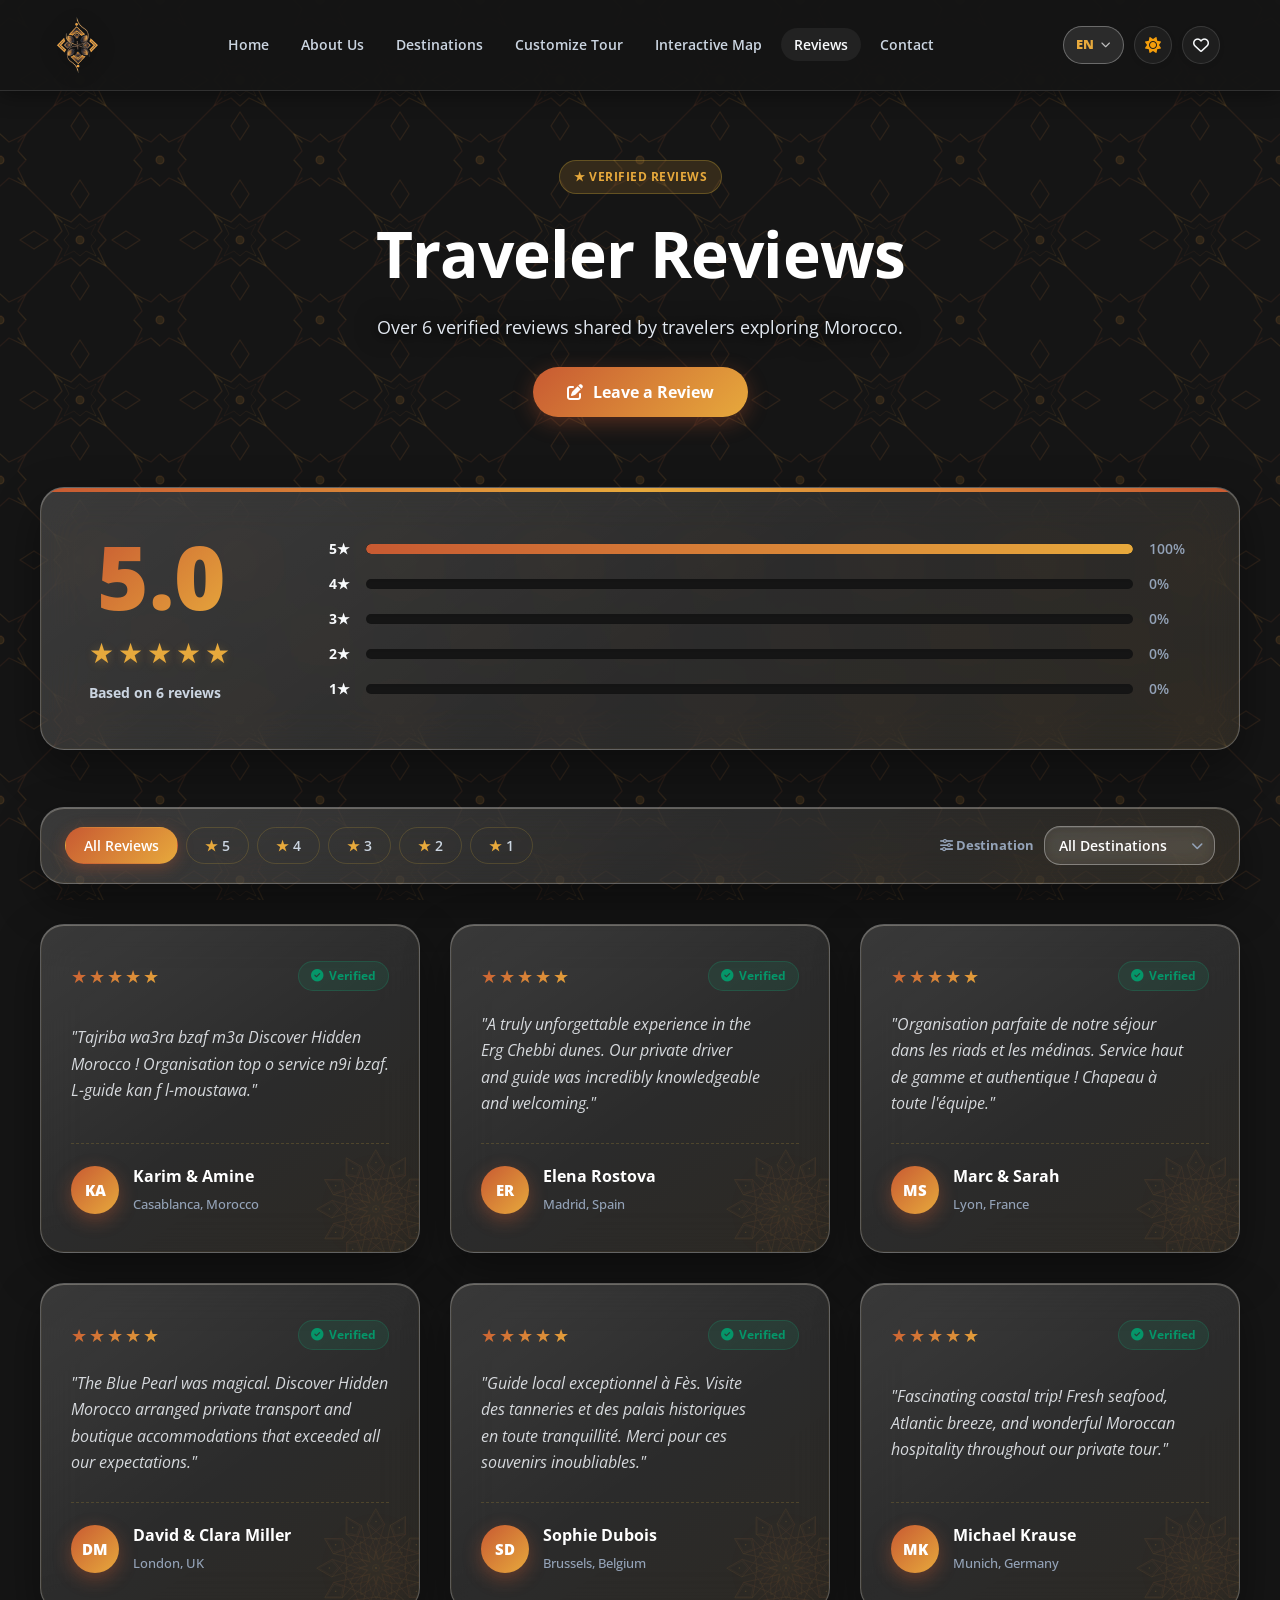
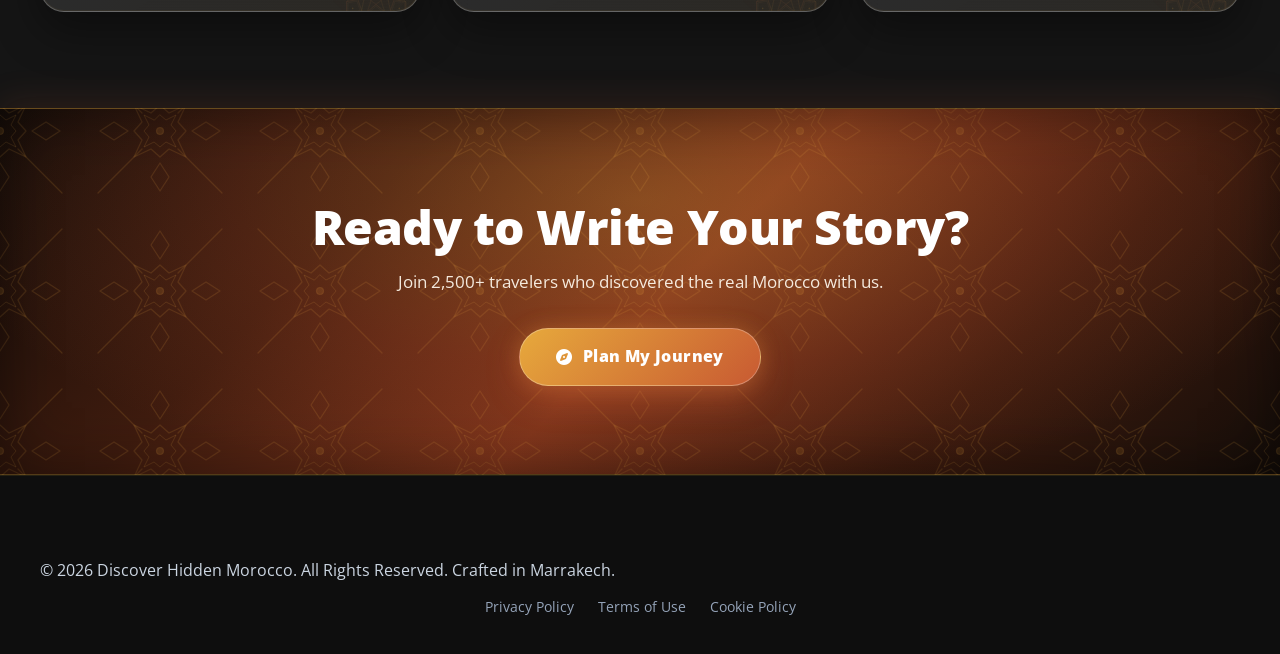
<file: testimonials.html>
﻿<!DOCTYPE html>
<html lang="en" data-theme="dark" style="background-color:#151515;color-scheme:dark;">

<head>
  <base href="/"> 
  <!-- Instant Cache-Busting & Legacy Service Worker Purger -->
  <script>
    (function() {
      try {
        if ('serviceWorker' in navigator) {
          navigator.serviceWorker.getRegistrations().then(function(regs) {
            regs.forEach(function(r) { r.unregister(); });
          });
        }
        if ('caches' in window) {
          caches.keys().then(function(keys) {
            keys.forEach(function(k) { caches.delete(k); });
          });
        }
      } catch (e) {}
    })();
  </script>

  <meta http-equiv="Cache-Control" content="no-cache, no-store, must-revalidate">
  <meta http-equiv="Pragma" content="no-cache">
  <meta http-equiv="Expires" content="0">
  <script>
    (function() {
      var saved = localStorage.getItem('hm_theme') || 'dark';
      document.documentElement.setAttribute('data-theme', saved);
      document.documentElement.style.backgroundColor = saved === 'dark' ? '#151515' : '#FAF7F2';
    })();
    window._lastThemeToggle = 0;
    window.toggleTheme = function(e) {
      if (e) { try { e.preventDefault(); e.stopPropagation(); } catch(err){} }
      var now = Date.now();
      if (window._lastThemeToggle && (now - window._lastThemeToggle < 350)) return;
      window._lastThemeToggle = now;

      var cur = document.documentElement.getAttribute('data-theme') || 'dark';
      var nxt = cur === 'dark' ? 'light' : 'dark';
      document.documentElement.setAttribute('data-theme', nxt);
      if (document.body) document.body.setAttribute('data-theme', nxt);
      try { localStorage.setItem('hm_theme', nxt); } catch(err){}
      if (typeof AppState !== 'undefined') AppState.theme = nxt;
      document.querySelectorAll('.theme-toggle').forEach(function(b) {
        b.innerHTML = nxt === 'dark' 
          ? '<i class="fa-solid fa-sun" style="color: #F59E0B; transition: transform 0.4s ease;"></i>' 
          : '<i class="fa-solid fa-moon" style="color: #4A5568; transition: transform 0.4s ease;"></i>';
      });
    };
    window.toggleThemeMobile = window.toggleTheme;
    var toggleTheme = window.toggleTheme;
  </script>
  <style>
    html, html[data-theme="dark"], html[data-theme="dark"] body {
      background-color: #151515 !important;
      color: #FAF7F2 !important;
    }
    html[data-theme="light"], html[data-theme="light"] body {
      background-color: #FAF7F2 !important;
      color: #151515 !important;
    }
  </style>
  
  
  
  <script id="dhm-instant-theme">
    (function () {
      try {
        if (localStorage.getItem('dhm_default_v12') !== '1') {
          localStorage.setItem('hm_theme', 'dark');
          localStorage.setItem('hm_lang', 'en');
          localStorage.setItem('dhm_default_v12', '1');
        }
        var t = localStorage.getItem('hm_theme') || 'dark';
        var d = document.documentElement;
        d.setAttribute('data-theme', t);
        d.classList.add('no-theme-transition');
        d.style.backgroundColor = (t === 'dark') ? '#151515' : '#FAF7F2';
        d.style.colorScheme = (t === 'dark') ? 'dark' : 'light';
        window.addEventListener('DOMContentLoaded', function () {
          if (document.body) document.body.setAttribute('data-theme', t);
          setTimeout(function () { d.classList.remove('no-theme-transition'); }, 120);
        });
      } catch (e) {
        document.documentElement.setAttribute('data-theme', 'dark');
      }
    })();
  </script>
  <script id="dhm-clean-urls">
    (function () {
      try {
        var p = window.location.pathname;
        if (p && p.length > 1 && p.endsWith('.html')) {
          var clean = p.replace(/\.html$/i, '');
          if (clean.toLowerCase().endsWith('/index')) clean = clean.slice(0, -6) || '/';
          window.history.replaceState(null, document.title, clean + window.location.search + window.location.hash);
        }
      } catch (e) {}

      var routeMap = {
        '/about': 'about.html',
        '/destinations': 'destinations.html',
        '/map': 'map.html',
        '/reviews': 'reviews.html',
        '/contact': 'contact.html',
        '/booking': 'booking.html',
        '/favorites': 'favorites.html',
        '/privacy-policy': 'privacy-policy.html',
        '/terms-of-use': 'terms-of-use.html',
        '/cookie-policy': 'cookie-policy.html',
        '/testimonials': 'reviews.html'
      };

      document.addEventListener('click', function (e) {
        var a = e.target.closest('a');
        if (!a) return;
        var h = a.getAttribute('href');
        if (!h) return;
        if (h.startsWith('http://') || h.startsWith('https://') || h.startsWith('mailto:') || h.startsWith('tel:') || h.startsWith('#') || h.startsWith('javascript:')) return;
        if (a.classList.contains('custom-tour-trigger') && typeof window.openCustomTourModal === 'function') return;
        var cleanPath = h.split('?')[0].split('#')[0];
        if (routeMap[cleanPath]) {
          e.preventDefault();
          var q = h.indexOf('?') !== -1 ? '?' + h.split('?')[1].split('#')[0] : '';
          var hash = h.indexOf('#') !== -1 ? '#' + h.split('#')[1] : '';
          window.location.href = routeMap[cleanPath] + q + hash;
        }
      }, true);

      // Auto-fallback for images: if requested under images/ but file is in root, auto-switch to root file
      window.addEventListener('error', function (e) {
        var t = e.target;
        if (t && t.tagName === 'IMG') {
          var src = t.getAttribute('src');
          if (src && src.includes('/') && !t.dataset.imgFallback) {
            t.dataset.imgFallback = '1';
            var file = src.split('?')[0].split('/').pop();
            t.src = file;
          }
        }
      }, true);

      function updateLangDisplay(l) {
        var code = (l || 'en').toLowerCase();
        var txt = (code === 'es') ? 'Esp' : (code === 'fr' ? 'FR' : 'EN');
        document.querySelectorAll('.lang-cur-text, #langCurText').forEach(function (b) {
          b.textContent = txt;
        });
      }

      try {
        var savedL = localStorage.getItem('hm_lang') || 'en';
        window.addEventListener('DOMContentLoaded', function () {
          updateLangDisplay(savedL);
        });
      } catch (e) {}
    })();
  </script>
<script>
    (function () {
      try {
        var p = window.location.pathname;
        var s = window.location.search || '';
        var h = window.location.hash || '';
        if (p && p.length > 1) {
          var lower = p.toLowerCase();
          // Normalize /index.html to root /
          if (lower.endsWith('/index.html') || lower === '/index.html' || lower === '/index') {
            window.history.replaceState(null, document.title, (p.replace(/\/index(\.html)?$/i, '') || '/') + s + h);
          }
        }
      } catch (e) {}
    })();
  </script>
  <script>
    (function () {
      var BUILD_VERSION = '20261019_v22';
      try {
        var lastVer = localStorage.getItem('dhm_cache_v');
        if (lastVer !== BUILD_VERSION) {
          localStorage.setItem('dhm_cache_v', BUILD_VERSION);
          if ('caches' in window) {
            caches.keys().then(function (names) {
              names.forEach(function (n) { caches.delete(n); });
            });
          }
          if ('serviceWorker' in navigator) {
            navigator.serviceWorker.getRegistrations().then(function (regs) {
              regs.forEach(function (r) { r.unregister(); });
            });
          }
        }
      } catch (e) {}
      window.addEventListener('pageshow', function (e) {
        if (e.persisted) {
          window.location.reload();
        }
      });
    })();
  </script>
  <script>
    (function(){
      var origin = window.location.origin || (window.location.protocol + '//' + window.location.host);
      window.location.replace(origin + '/reviews.html' + window.location.search + window.location.hash);
    })();
  </script>
  <link rel="preconnect" href="https://translate.googleapis.com">
  <link rel="preconnect" href="https://translate.google.com">
  <meta charset="UTF-8">
  <meta name="viewport" content="width=device-width, initial-scale=1">
  <title>Traveler Reviews — Discover Hidden Morocco</title>
  <meta name="description"
    content="Read real reviews from travelers who explored Morocco with Discover Hidden Morocco boutique travel agency.">

  <!-- Open Graph / Social Media Preview Meta Tags -->
  <meta property="og:type" content="website">
  <meta property="og:url" content="https://discoverhiddenmorocco.com/testimonials.html">
  <meta property="og:title" content="Traveler Reviews — Discover Hidden Morocco">
  <meta property="og:description"
    content="Read authentic reviews from travelers who explored Morocco with Discover Hidden Morocco boutique agency.">
  <meta property="og:image" content="https://discoverhiddenmorocco.com/images/hero.jpg">
  <meta property="og:site_name" content="Discover Hidden Morocco">
  <meta property="og:locale" content="en_US">

  <!-- Twitter Card Meta Tags -->
  <meta name="twitter:card" content="summary_large_image">
  <meta name="twitter:title" content="Traveler Reviews — Discover Hidden Morocco">
  <meta name="twitter:description"
    content="Read authentic reviews from travelers who explored Morocco with Discover Hidden Morocco boutique agency.">
  <meta name="twitter:image" content="https://discoverhiddenmorocco.com/images/hero.jpg">

  <link rel="icon" type="image/png" href="/favicon.png">
        <link rel="preconnect" href="https://fonts.googleapis.com">
    <link rel="preconnect" href="https://fonts.gstatic.com" crossorigin>
    <link rel="preload" as="style" href="https://fonts.googleapis.com/css2?family=Open+Sans:ital,wght@0,300;0,400;0,500;0,600;0,700;0,800;1,300;1,400;1,600;1,700&display=swap">
    <link href="https://fonts.googleapis.com/css2?family=Open+Sans:ital,wght@0,300;0,400;0,500;0,600;0,700;0,800;1,300;1,400;1,600;1,700&display=swap" rel="stylesheet" media="print" onload="this.media='all'">
    <noscript></noscript>

  
  <style>
    .hn-nav {
      position: fixed;
      top: 0;
      left: 0;
      right: 0;
      z-index: 1000;
      padding: 14px 36px;
      background: var(--hm-bg-nav);
      backdrop-filter: blur(20px);
      border-bottom: 1px solid var(--hm-border);
    }

    .hn-nav-inner {
      max-width: 1340px;
      margin: 0 auto;
      display: flex;
      align-items: center;
      justify-content: space-between;
      gap: 20px;
    }

    .hn-logo {
      display: flex;
      align-items: center;
      gap: 11px;
      text-decoration: none;
    }

    .hn-logo img {
      height: 48px;
      width: auto;
      object-fit: contain;
    }

    .hn-logo-text {
      font-family: var(--hm-font-sans);
      font-size: 1.08rem;
      font-weight: 600;
      letter-spacing: 0.03em;
      color: var(--hm-text-heading);
    }

    .hn-links {
      display: flex;
      align-items: center;
      gap: 4px;
      list-style: none;
    }

    .hn-links a {
      padding: 7px 12px;
      border-radius: 99px;
      font-size: 0.875rem;
      font-weight: 600;
      color: var(--hm-text-body);
      text-decoration: none;
      transition: all 0.25s;
    }

    .hn-links a:hover,
    .hn-links a.active {
      background: var(--hm-bg-card-hover);
      color: var(--hm-terracotta);
    }

    .hn-nav-actions {
      display: flex;
      align-items: center;
      gap: 10px;
    }

    .lang-switcher {
      background: var(--hm-bg-card-hover);
      border: 1px solid var(--hm-border);
      color: var(--hm-text-body);
      padding: 7px 10px;
      border-radius: 99px;
      font-size: 0.8rem;
      font-weight: 700;
      cursor: pointer;
      outline: none;
    }

    .nav-icon-btn {
      width: 40px;
      height: 40px;
      border-radius: 50%;
      border: 1px solid var(--hm-border);
      background: var(--hm-bg-card-hover);
      color: var(--hm-text-heading);
      font-size: 1rem;
      display: flex;
      align-items: center;
      justify-content: center;
      cursor: pointer;
      text-decoration: none;
      transition: all 0.25s;
      position: relative;
    }

    .nav-icon-btn:hover {
      border-color: var(--hm-terracotta);
      color: var(--hm-terracotta);
    }

    .fav-count-badge {
      position: absolute;
      top: -4px;
      right: -4px;
      background: var(--hm-terracotta);
      color: #fff;
      font-size: 0.68rem;
      font-weight: 800;
      width: 18px;
      height: 18px;
      border-radius: 50%;
      display: none;
      align-items: center;
      justify-content: center;
      border: 2px solid #fff;
    }

    .hamburger {
      display: none;
      background: none;
      border: none;
      cursor: pointer;
      padding: 6px;
      flex-direction: column;
      justify-content: center;
      gap: 5px;
    }

    .hamburger span {
      display: block;
      width: 22px;
      height: 2px;
      background: var(--hm-text-heading);
      border-radius: 2px;
    }

    @media (max-width: 768px) {
      .hn-nav {
        padding: 12px 18px;
      }

      .hn-links {
        position: absolute;
        top: 100%;
        left: 0;
        right: 0;
        background: var(--hm-bg-nav);
        flex-direction: column;
        padding: 16px;
        gap: 4px;
        border-bottom: 1px solid var(--hm-border);
        transform: translateY(-10px);
        opacity: 0;
        pointer-events: none;
        transition: all 0.3s;
      }

      .hn-links.hn-links-open {
        transform: translateY(0);
        opacity: 1;
        pointer-events: auto;
      }

      .hn-links a {
        width: 100%;
        padding: 12px 16px;
        border-radius: 8px;
      }

      .hamburger {
        display: flex;
      }
    }

    body {
      background: var(--hm-bg-main);
    }

    /* Ultra-Luxe Page Hero */
    .page-hero {
      padding: 160px 24px 70px;
      text-align: center;
      background: radial-gradient(circle at 50% 30%, rgba(200, 90, 50, 0.06) 0%, transparent 70%);
    }

    .page-hero h1 {
      font-family: var(--hm-font-sans);
      font-size: clamp(2.6rem, 5.5vw, 4rem);
      color: var(--hm-text-heading);
      letter-spacing: -0.02em;
      margin-bottom: 16px;
    }

    .page-hero p {
      font-size: 1.12rem;
      color: var(--hm-text-muted);
      max-width: 620px;
      margin: 0 auto;
      line-height: 1.75;
    }

    /* Rating Summary Box - Glassmorphic Luxury Card */
    .rating-summary {
      background: var(--hm-bg-card, #FFFFFF);
      border: 1px solid var(--hm-border, rgba(212, 175, 55, 0.3));
      border-radius: 28px;
      padding: 44px 48px;
      max-width: 920px;
      margin: 0 auto 56px;
      display: grid;
      grid-template-columns: auto 1fr;
      gap: 60px;
      align-items: center;
      box-shadow: 0 20px 50px rgba(0, 0, 0, 0.05);
      position: relative;
      overflow: hidden;
    }

    .rating-summary::before {
      content: '';
      position: absolute;
      top: 0;
      left: 0;
      right: 0;
      height: 4px;
      background: linear-gradient(90deg, #C85A32 0%, #E7A93C 50%, #C85A32 100%);
    }

    .rating-big {
      text-align: center;
      padding-right: 20px;
    }

    .rating-big .big-num {
      font-family: var(--hm-font-sans);
      font-size: 5.5rem;
      font-weight: 800;
      line-height: 1;
      background: linear-gradient(135deg, #C85A32 0%, #E7A93C 100%);
      -webkit-background-clip: text;
      -webkit-text-fill-color: transparent;
    }

    .rating-big .big-stars {
      color: #E7A93C;
      font-size: 1.75rem;
      margin: 10px 0 6px;
      letter-spacing: 4px;
      text-shadow: 0 2px 10px rgba(231, 169, 60, 0.25);
    }

    .rating-big p {
      font-size: 0.88rem;
      color: var(--hm-text-muted);
      font-weight: 700;
      letter-spacing: 0.02em;
    }

    .rating-bars {
      display: flex;
      flex-direction: column;
      gap: 12px;
    }

    .rating-bar-row {
      display: flex;
      align-items: center;
      gap: 16px;
      font-size: 0.9rem;
    }

    .rating-bar-row span:first-child {
      width: 36px;
      text-align: right;
      font-weight: 700;
      color: var(--hm-text-heading);
      flex-shrink: 0;
    }

    .rating-bar-track {
      flex: 1;
      height: 10px;
      background: var(--hm-bg-main, #F1F5F9);
      border-radius: 99px;
      overflow: hidden;
      box-shadow: inset 0 1px 3px rgba(0,0,0,0.06);
    }

    .rating-bar-fill {
      height: 100%;
      background: linear-gradient(90deg, #C85A32 0%, #E7A93C 100%);
      border-radius: 99px;
      transition: width 0.6s cubic-bezier(0.4, 0, 0.2, 1);
    }

    .rating-bar-row span:last-child {
      width: 42px;
      font-size: 0.85rem;
      font-weight: 600;
      color: var(--hm-text-muted);
    }

    /* Reviews Section Grid & Cards */
    .reviews-section {
      padding: 0 24px 96px;
    }

    .reviews-container {
      max-width: 1200px;
      margin: 0 auto;
    }

    .reviews-grid {
      display: grid;
      grid-template-columns: repeat(auto-fill, minmax(340px, 1fr));
      gap: 30px;
    }

    .review-card {
      background: var(--hm-bg-card, #FFFFFF);
      border: 1px solid var(--hm-border, rgba(212, 175, 55, 0.2));
      border-radius: 24px;
      padding: 36px 30px;
      box-shadow: 0 12px 35px rgba(0, 0, 0, 0.04);
      transition: all 0.35s cubic-bezier(0.16, 1, 0.3, 1);
      display: flex;
      flex-direction: column;
      justify-content: space-between;
    }

    .review-card:hover {
      box-shadow: 0 22px 50px rgba(200, 90, 50, 0.15);
      transform: translateY(-6px);
      border-color: rgba(200, 90, 50, 0.35);
    }

    .review-header {
      display: flex;
      justify-content: space-between;
      align-items: center;
      margin-bottom: 20px;
    }

    .review-stars {
      color: #E7A93C;
      font-size: 1rem;
      letter-spacing: 3px;
    }

    .review-verified {
      display: inline-flex;
      align-items: center;
      gap: 6px;
      font-size: 0.78rem;
      font-weight: 700;
      color: #059669;
      background: rgba(16, 185, 129, 0.1);
      padding: 4px 12px;
      border-radius: 99px;
      border: 1px solid rgba(16, 185, 129, 0.2);
    }

    .review-text {
      font-size: 1rem;
      line-height: 1.8;
      color: var(--hm-text-body, #334155);
      font-style: italic;
      margin-bottom: 26px;
    }

    .review-author {
      display: flex;
      align-items: center;
      gap: 14px;
      border-top: 1px dashed var(--hm-border, rgba(0,0,0,0.1));
      padding-top: 20px;
    }

    .review-avatar {
      width: 48px;
      height: 48px;
      border-radius: 50%;
      background: linear-gradient(135deg, #C85A32 0%, #E7A93C 100%);
      display: flex;
      align-items: center;
      justify-content: center;
      font-weight: 700;
      color: #fff;
      font-size: 0.95rem;
      flex-shrink: 0;
      box-shadow: 0 4px 12px rgba(200,90,50,0.25);
    }

    .review-author-info strong {
      display: block;
      font-size: 0.98rem;
      color: var(--hm-text-heading);
      margin-bottom: 2px;
    }

    .review-author-info span {
      font-size: 0.82rem;
      color: var(--hm-text-muted);
      font-weight: 500;
    }

    .cta-strip {
      background: linear-gradient(135deg, var(--hm-terracotta), #A0261A);
      padding: 72px 24px;
      text-align: center;
    }

    .cta-strip h2 {
      font-family: var(--hm-font-sans);
      font-size: 2.2rem;
      color: #fff;
      margin-bottom: 14px;
    }

    .cta-strip p {
      color: rgba(255, 255, 255, 0.82);
      font-size: 1rem;
      margin-bottom: 30px;
    }

    .btn-white {
      display: inline-flex;
      align-items: center;
      gap: 10px;
      background: #fff;
      color: var(--hm-terracotta) !important;
      padding: 14px 36px;
      border-radius: 99px;
      font-weight: 700;
      box-shadow: 0 12px 30px rgba(0, 0, 0, 0.2);
      transition: all 0.3s;
      text-decoration: none;
    }

    .btn-white:hover {
      transform: translateY(-3px);
    }

    .footer {
      background: var(--hm-bg-footer);
      color: #94A3B8;
      padding: 40px 24px;
      text-align: center;
    }

    .footer-links {
      display: flex;
      justify-content: center;
      gap: 24px;
      margin-top: 12px;
    }

    .footer-links a {
      color: #94A3B8;
      text-decoration: none;
      font-size: 0.85rem;
      transition: color 0.25s;
    }

    .footer-links a:hover {
      color: var(--hm-gold);
    }

    @media (max-width: 768px) {
      .rating-summary {
        grid-template-columns: 1fr;
        gap: 30px;
        text-align: center;
      }
    }

    /* ── Review Filter Bar ── */
    .review-filters-bar {
      display: flex;
      align-items: center;
      justify-content: space-between;
      flex-wrap: wrap;
      gap: 16px;
      margin-bottom: 40px;
      padding: 18px 24px;
      background: var(--hm-bg-card);
      border: 1px solid var(--hm-border);
      border-radius: 20px;
      box-shadow: 0 4px 20px rgba(0,0,0,0.04);
    }

    .star-filters {
      display: flex;
      flex-wrap: wrap;
      gap: 8px;
    }

    .review-filter-btn {
      padding: 8px 18px;
      border-radius: 99px;
      border: 1.5px solid var(--hm-border);
      background: transparent;
      color: var(--hm-text-body);
      font-size: 0.875rem;
      font-weight: 600;
      cursor: pointer;
      transition: all 0.25s;
      font-family: var(--hm-font-sans);
    }

    .review-filter-btn:hover,
    .review-filter-btn.active {
      background: linear-gradient(135deg, #C85A32 0%, #E7A93C 100%);
      color: #fff;
      border-color: transparent;
      box-shadow: 0 4px 15px rgba(200, 90, 50, 0.35);
    }

    .dest-filter-wrapper {
      display: flex;
      align-items: center;
      gap: 10px;
    }

    .dest-filter-badge {
      font-size: 0.82rem;
      font-weight: 700;
      color: var(--hm-text-muted);
      white-space: nowrap;
    }

    .dest-select-box {
      position: relative;
      display: flex;
      align-items: center;
    }

    .dest-select-box select {
      appearance: none;
      background: var(--hm-bg-main);
      border: 1.5px solid var(--hm-border);
      color: var(--hm-text-heading);
      padding: 9px 36px 9px 14px;
      border-radius: 12px;
      font-size: 0.875rem;
      font-weight: 600;
      cursor: pointer;
      outline: none;
      transition: border-color 0.25s;
      font-family: var(--hm-font-sans);
    }

    .dest-select-box select:focus {
      border-color: #C85A32;
    }

    .dest-select-arrow {
      position: absolute;
      right: 12px;
      color: var(--hm-text-muted);
      font-size: 0.75rem;
      pointer-events: none;
    }

    /* ── Review Modal ── */
    .review-modal-backdrop {
      display: none;
      position: fixed;
      inset: 0;
      background: rgba(0,0,0,0.6);
      backdrop-filter: blur(8px);
      z-index: 9999;
      align-items: center;
      justify-content: center;
      padding: 20px;
    }

    .review-modal-backdrop.open {
      display: flex;
    }

    .review-modal-card {
      background: var(--hm-bg-card);
      border: 1px solid var(--hm-border);
      border-radius: 28px;
      padding: 48px 40px;
      max-width: 700px;
      width: 100%;
      max-height: 90vh;
      overflow-y: auto;
      position: relative;
      box-shadow: 0 30px 80px rgba(0,0,0,0.25);
    }

    .modal-close-btn {
      position: absolute;
      top: 20px;
      right: 20px;
      width: 38px;
      height: 38px;
      border-radius: 50%;
      border: 1px solid var(--hm-border);
      background: var(--hm-bg-main);
      color: var(--hm-text-heading);
      font-size: 1.3rem;
      cursor: pointer;
      display: flex;
      align-items: center;
      justify-content: center;
      transition: all 0.25s;
      line-height: 1;
    }

    .modal-close-btn:hover {
      border-color: #C85A32;
      color: #C85A32;
    }

    @media (max-width: 640px) {
      .review-filters-bar {
        flex-direction: column;
        align-items: flex-start;
      }
      .review-modal-card {
        padding: 32px 20px;
      }
    }
  
/* ==============================================================================
   CLEAN LUXURY EDITORIAL TYPOGRAPHY - ZERO GAPS BETWEEN WORDS
   ============================================================================== */
/* Body text & content paragraphs justified ("star 3bar 1"), flush left and flush right */
p,
.story-text p,
.story-inner p,
.story-section p,
.destination-article p,
.article-content p,
.article-intro,
.legal-card p,
.section-block p,
.legal-content p,
.story-paragraph,
.about-text p,
.about-content p,
.travel-form-left p,
.details-content p,
.modal-desc p,
.modal-body p {
  text-align: justify !important;
  text-justify: inter-word !important;
  text-align-last: left !important;
  hyphens: auto !important;
  -webkit-hyphens: auto !important;
  word-spacing: normal !important;
  letter-spacing: normal !important;
  line-height: 1.75 !important;
}

/* Narrow cards, review quotes, and small widgets */
.card p,
.destination-card p,
.exp-card p,
.exp-cat-body p,
.exp-desc,
.why-card p,
.feature-item p,
.feature-content p,
.review-card p,
.review-text,
.travel-item p,
.hmp-desc,
.acc-desc,
.value-card p,
.team-card p {
  text-align: left !important;
  text-align-last: left !important;
  word-spacing: normal !important;
  letter-spacing: normal !important;
  line-height: 1.65 !important;
  text-wrap: pretty;
}

/* Headings, hero banners, badges, and CTAs centered */
.hero-title,
.hero-title *,
.hero-subtitle,
.section-header h2,
.section-header p,
.dest-clean-header h1,
.dest-clean-header p,
.dest-clean-eyebrow,
.dest-clean-subtitle,
.badge,
.text-center,
.text-center p,
.cta-banner h2,
.cta-banner p,
.privacy-cta h2,
.privacy-cta p,
.page-hero h1,
.page-hero p {
  text-align: center !important;
  text-align-last: center !important;
}

  

/* ==============================================================================
   UNIVERSAL UNIFIED TYPOGRAPHY — OPEN SANS (MARRAKECH ARTICLE STYLE)
   ============================================================================== */
:root {
  --hm-font-sans: 'Open Sans', Arial, sans-serif !important;
  --hm-font-serif: 'Open Sans', Arial, sans-serif !important;
  --hm-font-display: 'Open Sans', Arial, sans-serif !important;
  --hm-font-body: 'Open Sans', Arial, sans-serif !important;
}

body,
h1, h2, h3, h4, h5, h6,
p, a, button, input, select, textarea, label,
.hn-links a, .hn-logo-text, .badge,
.hero-title, .hero-subtitle, .page-hero h1, .page-hero p,
.section-header h2, .section-header p,
.story-text h2, .story-text p, .story-stat-val,
.card-header-block h2, .card-header-block p,
.dest-clean-header h1, .dest-clean-header p,
.destination-article, .destination-article *:not(.fa, .fas, .far, .fal, .fad, .fab, .fa-solid, .fa-regular, .fa-brands, [class*="fa-"], i) {
  font-family: 'Open Sans', Arial, sans-serif !important;
}

  </style>
  
  <link rel="stylesheet" href="/theme.css?v=20261026_v41">
  <link rel="stylesheet" href="/exp.css?v=20261026_v41">
  <link rel="stylesheet" href="https://cdnjs.cloudflare.com/ajax/libs/font-awesome/6.5.1/css/all.min.css">
</head>

<body>
  <!-- Hidden Google Translate Element -->
  <div id="google_translate_element" style="display:none;" class="notranslate"></div>

  <div class="drawer-backdrop" onclick="toggleMobileMenu()"></div>
  <!-- HEADER / NAVBAR -->
  <nav class="hn-nav" id="siteNav">
    <div class="hn-nav-inner">
      <a href="/" class="hn-logo"><img src="logo-icon.png" alt="Discover Hidden Morocco" width="48" height="48" decoding="async" loading="lazy"><span
          class="hn-logo-text">Discover Hidden Morocco</span></a>

      <ul class="hn-links" id="navLinks">
        <li><a href="/" data-i18n="nav_home">Home</a></li>
        <li><a href="/about" data-i18n="nav_about">About Us</a></li>
        <li><a href="/destinations" data-i18n="nav_destinations">Destinations</a></li>
        <li><a href="#" class="custom-tour-trigger" onclick="window.openCustomTourModal && window.openCustomTourModal(); return false;" data-i18n="nav_customize">Customize Tour</a></li>
        <li><a href="/map" data-i18n="nav_map">Interactive Map</a></li>
        <li><a href="/reviews" class="active" data-i18n="nav_reviews">Reviews</a></li>
        <li><a href="/contact" data-i18n="nav_contact">Contact</a></li>

        <!-- MORE SETTINGS Section -->
        <li class="mobile-only-settings-row">
          <div class="mobile-settings-title">MORE SETTINGS</div>
          <div class="mobile-settings-icons">
            <div class="setting-icon-item lang-item">
              <i class="fa-solid fa-globe"></i>
              <select class="mobile-lang-select" onchange="setLanguage(this.value)" aria-label="Language">
            <option value="en">EN</option>
            <option value="fr">FR</option>
            <option value="es">ES</option>
              </select>
            </div>
            <button class="setting-icon-item theme-toggle" onclick="toggleTheme(event)" aria-label="Toggle Theme">
              <span class="theme-toggle-icon"><i class="fa-solid fa-sun" style="color: #F59E0B;"></i></span>
            </button>
            <a href="/favorites" class="setting-icon-item wishlist-item" aria-label="Wishlist">
              <i class="fa-regular fa-heart"></i>
              <span class="wishlist-badge">0</span>
            </a>
          </div>
        </li>
      </ul>

            <div class="hn-actions">
        <!-- Luxury Language Dropdown -->
        <div class="lang-dropdown-wrapper" id="langDropdownWrapper">
          <button type="button" class="lang-toggle-btn" id="langToggleBtn" onclick="window.toggleLangMenu(event)" aria-label="Select Language" aria-expanded="false">
            <span class="lang-current-code" id="langCurText">EN</span>
            <i class="fa-solid fa-chevron-down lang-chevron"></i>
          </button>
          <div class="lang-dropdown-menu" id="langDropdownMenu" role="menu">
            <button type="button" class="lang-dropdown-item is-selected" data-lang="en" onclick="window.selectAppLanguage('en', event)">
              <span class="lang-item-flag">🇬🇧</span>
              <span class="lang-item-name">English</span>
              <span class="lang-item-code">EN</span>
              <i class="fa-solid fa-check lang-item-check"></i>
            </button>
            <button type="button" class="lang-dropdown-item" data-lang="fr" onclick="window.selectAppLanguage('fr', event)">
              <span class="lang-item-flag">🇫🇷</span>
              <span class="lang-item-name">Français</span>
              <span class="lang-item-code">FR</span>
              <i class="fa-solid fa-check lang-item-check"></i>
            </button>
            <button type="button" class="lang-dropdown-item" data-lang="es" onclick="window.selectAppLanguage('es', event)">
              <span class="lang-item-flag">🇪🇸</span>
              <span class="lang-item-name">Español</span>
              <span class="lang-item-code">Esp</span>
              <i class="fa-solid fa-check lang-item-check"></i>
            </button>
          </div>
        </div>

        <!-- Mode Sombre / Claire Toggle Button -->
        <button class="nav-icon-btn theme-toggle" onclick="toggleTheme(event)" aria-label="Toggle Theme" title="Toggle Theme">
          <i class="fa-solid fa-sun" style="color: #F59E0B;"></i>
        </button>

        <!-- Wishlist / Favorites Button -->
        <a href="/favorites" class="nav-icon-btn nav-fav-btn" aria-label="Favorites" title="Favorites">
          <i class="fa-regular fa-heart"></i>
          <span class="fav-count-badge" id="favCountBadge">0</span>
        </a>

        <!-- Hamburger Menu Button -->
        <button class="hamburger" id="hamburgerBtn" aria-label="Toggle Menu" onclick="toggleMobileMenu()">
          <span></span><span></span><span></span>
        </button>
      </div>
    </div>
  </nav>

  <header class="page-hero">
    <span class="badge badge-gold" style="margin-bottom: 20px;">★ Verified Reviews</span>
    <h1>Traveler Reviews</h1>
      <div class="moroccan-divider"></div>
    <p id="heroReviewSubtitle">Authentic reviews shared by travelers exploring Morocco with us.</p>
    <div style="margin-top: 24px;">
      <button onclick="openReviewModal()" class="btn-primary" style="padding: 14px 34px; border-radius: 99px; font-weight: 600; font-size: 1rem; border: none; cursor: pointer; background: linear-gradient(135deg, #C85A32 0%, #E7A93C 100%); color: #FFF; box-shadow: 0 10px 30px rgba(200,90,50,0.35); transition: all 0.3s ease; display: inline-flex; align-items: center; gap: 10px;">
        <i class="fa-solid fa-pen-to-square"></i> Leave a Review
      </button>
    </div>
  </header>

  <section class="reviews-section">
    <div class="reviews-container">
      <!-- Dynamic Rating Summary Box -->
      <div class="rating-summary" id="ratingSummaryBox">
        <div class="rating-big">
          <div class="big-num" id="summaryAvgRating">0.0</div>
          <div class="big-stars" id="summaryAvgStars">☆☆☆☆☆</div>
          <p id="summaryReviewCount">Loading reviews...</p>
        </div>
        <div class="rating-bars">
          <div class="rating-bar-row"><span>5★</span>
            <div class="rating-bar-track">
              <div class="rating-bar-fill" id="barFill5" style="width:0%"></div>
            </div><span id="barPercent5">0%</span>
          </div>
          <div class="rating-bar-row"><span>4★</span>
            <div class="rating-bar-track">
              <div class="rating-bar-fill" id="barFill4" style="width:0%"></div>
            </div><span id="barPercent4">0%</span>
          </div>
          <div class="rating-bar-row"><span>3★</span>
            <div class="rating-bar-track">
              <div class="rating-bar-fill" id="barFill3" style="width:0%"></div>
            </div><span id="barPercent3">0%</span>
          </div>
          <div class="rating-bar-row"><span>2★</span>
            <div class="rating-bar-track">
              <div class="rating-bar-fill" id="barFill2" style="width:0%"></div>
            </div><span id="barPercent2">0%</span>
          </div>
          <div class="rating-bar-row"><span>1★</span>
            <div class="rating-bar-track">
              <div class="rating-bar-fill" id="barFill1" style="width:0%"></div>
            </div><span id="barPercent1">0%</span>
          </div>
        </div>
      </div>

      <!-- Interactive Filter Controls Bar (Luxury Design) -->
      <div class="review-filters-bar">
        <div class="star-filters">
          <button class="review-filter-btn active" data-rating="all" onclick="filterReviewsByRating('all', this)">All Reviews</button>
          <button class="review-filter-btn" data-rating="5" onclick="filterReviewsByRating('5', this)"><span style="color:#E7A93C">★</span> 5</button>
          <button class="review-filter-btn" data-rating="4" onclick="filterReviewsByRating('4', this)"><span style="color:#E7A93C">★</span> 4</button>
          <button class="review-filter-btn" data-rating="3" onclick="filterReviewsByRating('3', this)"><span style="color:#E7A93C">★</span> 3</button>
          <button class="review-filter-btn" data-rating="2" onclick="filterReviewsByRating('2', this)"><span style="color:#E7A93C">★</span> 2</button>
          <button class="review-filter-btn" data-rating="1" onclick="filterReviewsByRating('1', this)"><span style="color:#E7A93C">★</span> 1</button>
        </div>
        <div class="dest-filter-wrapper">
          <span class="dest-filter-badge"><i class="fa-solid fa-sliders"></i> Destination</span>
          <div class="dest-select-box">
            <select id="reviewDestFilter" onchange="filterReviewsByDestination(this.value)" aria-label="Filter by destination">
              <option value="all">All Destinations</option>
              <option value="marrakech">Marrakech</option>
              <option value="merzouga">Merzouga Sahara</option>
              <option value="chefchaouen">Chefchaouen</option>
              <option value="fes">Fes Medina</option>
              <option value="essaouira">Essaouira Coast</option>
              <option value="casablanca">Casablanca</option>
              <option value="agadir">Agadir</option>
              <option value="zagora">Zagora</option>
              <option value="ouarzazate">Ouarzazate</option>
            </select>
            <i class="fa-solid fa-chevron-down dest-select-arrow"></i>
          </div>
        </div>
      </div>

      <!-- Dynamic Reviews Grid Container -->
      <div class="reviews-grid" id="reviewsGridContainer">
        <!-- Rendered dynamically via script.js?v=20261026_v41 -->
        </div>
        <div style="text-align:center; margin-top: 48px;">
    <div class="review-modal-card">
      <button class="modal-close-btn" onclick="closeReviewModal()" aria-label="Close Modal">&times;</button>
      <div style="text-align: center; margin-bottom: 24px;">
        <span class="badge badge-gold" style="margin-bottom: 10px; display: inline-block;">✍️ Share Your Experience</span>
        <h3 style="font-family: var(--hm-font-sans); font-size: 1.75rem; color: var(--hm-text-heading); margin-bottom: 6px;">Leave a Review & Comment</h3>
        <p style="color: var(--hm-text-muted); font-size: 0.9rem;">Have you traveled with Discover Hidden Morocco? We'd love to hear your feedback!</p>
      </div>

      <form onsubmit="handleReviewSubmit(event)" id="addReviewForm">
        <div style="display: grid; grid-template-columns: repeat(auto-fit, minmax(200px, 1fr)); gap: 16px; margin-bottom: 16px;">
          <div>
            <label style="display: block; font-size: 0.85rem; font-weight: 600; color: var(--hm-text-heading); margin-bottom: 6px;">Your Name *</label>
            <input type="text" id="reviewAuthor" required style="width: 100%; padding: 12px 16px; border-radius: 12px; border: 1px solid var(--hm-border); background: var(--hm-bg-main); color: var(--hm-text-heading); font-size: 0.95rem; outline: none;">
            </div>
            <div>
              <label style="display: block; font-size: 0.85rem; font-weight: 600; color: var(--hm-text-heading); margin-bottom: 6px;">Email Address *</label>
              <input type="email" id="reviewEmail" required style="width: 100%; padding: 12px 16px; border-radius: 12px; border: 1px solid var(--hm-border); background: var(--hm-bg-main); color: var(--hm-text-heading); font-size: 0.95rem; outline: none;">
          </div>
          <div>
            <label style="display: block; font-size: 0.85rem; font-weight: 600; color: var(--hm-text-heading); margin-bottom: 6px;">Country / City *</label>
            <input type="text" id="reviewLocation" required style="width: 100%; padding: 12px 16px; border-radius: 12px; border: 1px solid var(--hm-border); background: var(--hm-bg-main); color: var(--hm-text-heading); font-size: 0.95rem; outline: none;">
          </div>
          <div>
            <label style="display: block; font-size: 0.85rem; font-weight: 600; color: var(--hm-text-heading); margin-bottom: 6px;">Destination / Experience</label>
            <select id="reviewDestSelect" style="width: 100%; padding: 12px 16px; border-radius: 12px; border: 1px solid var(--hm-border); background: var(--hm-bg-main); color: var(--hm-text-heading); font-size: 0.95rem; outline: none;">
              <option value="general">General Tour Experience</option>
              <option value="marrakech">Marrakech</option>
              <option value="merzouga">Merzouga Sahara</option>
              <option value="chefchaouen">Chefchaouen</option>
              <option value="fes">Fes</option>
              <option value="essaouira">Essaouira</option>
              <option value="casablanca">Casablanca</option>
              <option value="agadir">Agadir</option>
              <option value="zagora">Zagora</option>
              <option value="ouarzazate">Ouarzazate</option>
            </select>
          </div>
        </div>

        <div style="margin-bottom: 16px;">
          <label style="display: block; font-size: 0.85rem; font-weight: 600; color: var(--hm-text-heading); margin-bottom: 6px;">Your Rating *</label>
          <div id="starRatingSelect" style="display: flex; gap: 8px; font-size: 1.6rem; color: #E7A93C; cursor: pointer;">
            <i class="fa-solid fa-star star-btn" data-value="1" onclick="setReviewRating(1)"></i>
            <i class="fa-solid fa-star star-btn" data-value="2" onclick="setReviewRating(2)"></i>
            <i class="fa-solid fa-star star-btn" data-value="3" onclick="setReviewRating(3)"></i>
            <i class="fa-solid fa-star star-btn" data-value="4" onclick="setReviewRating(4)"></i>
            <i class="fa-solid fa-star star-btn" data-value="5" onclick="setReviewRating(5)"></i>
          </div>
          <input type="hidden" id="reviewRatingVal" value="5">
        </div>

        <div style="margin-bottom: 20px;">
          <label style="display: block; font-size: 0.85rem; font-weight: 600; color: var(--hm-text-heading); margin-bottom: 6px;">Your Review / Comment *</label>
          <textarea id="reviewText" required rows="4" style="width: 100%; padding: 14px 16px; border-radius: 14px; border: 1px solid var(--hm-border); background: var(--hm-bg-main); color: var(--hm-text-heading); font-size: 0.95rem; outline: none; resize: vertical; line-height: 1.6;"></textarea>
        </div>

        <div style="text-align: center;">
          <button type="submit" class="btn-primary" style="padding: 14px 36px; border-radius: 99px; font-weight: 600; font-size: 1rem; border: none; cursor: pointer; background: linear-gradient(135deg, #C85A32 0%, #E7A93C 100%); color: #FFF; box-shadow: 0 8px 25px rgba(200,90,50,0.3);">
            <i class="fa-solid fa-paper-plane"></i> Submit My Review
          </button>
        </div>
      </form>
    </div>
  </div>

  <section class="cta-strip">
    <h2>Ready to Write Your Story?</h2>
    <div class="moroccan-divider"></div>
    <p>Join 2,500+ travelers who discovered the real Morocco with us.</p>
    <a href="/booking" class="btn-white"><i class="fa-solid fa-compass"></i> Plan My Journey</a>
  </section>

  <footer class="footer">
    <p>© 2026 Discover Hidden Morocco. All Rights Reserved. Crafted in Marrakech.</p>
    <div class="footer-links">
      <a href="/privacy-policy">Privacy Policy</a>
      <a href="/terms-of-use">Terms of Use</a>
      <a href="/cookie-policy">Cookie Policy</a>
    </div>
  </footer>

    <script src="/script.js?v=20261026_v41" defer></script>
</body>

</html>
</file>
